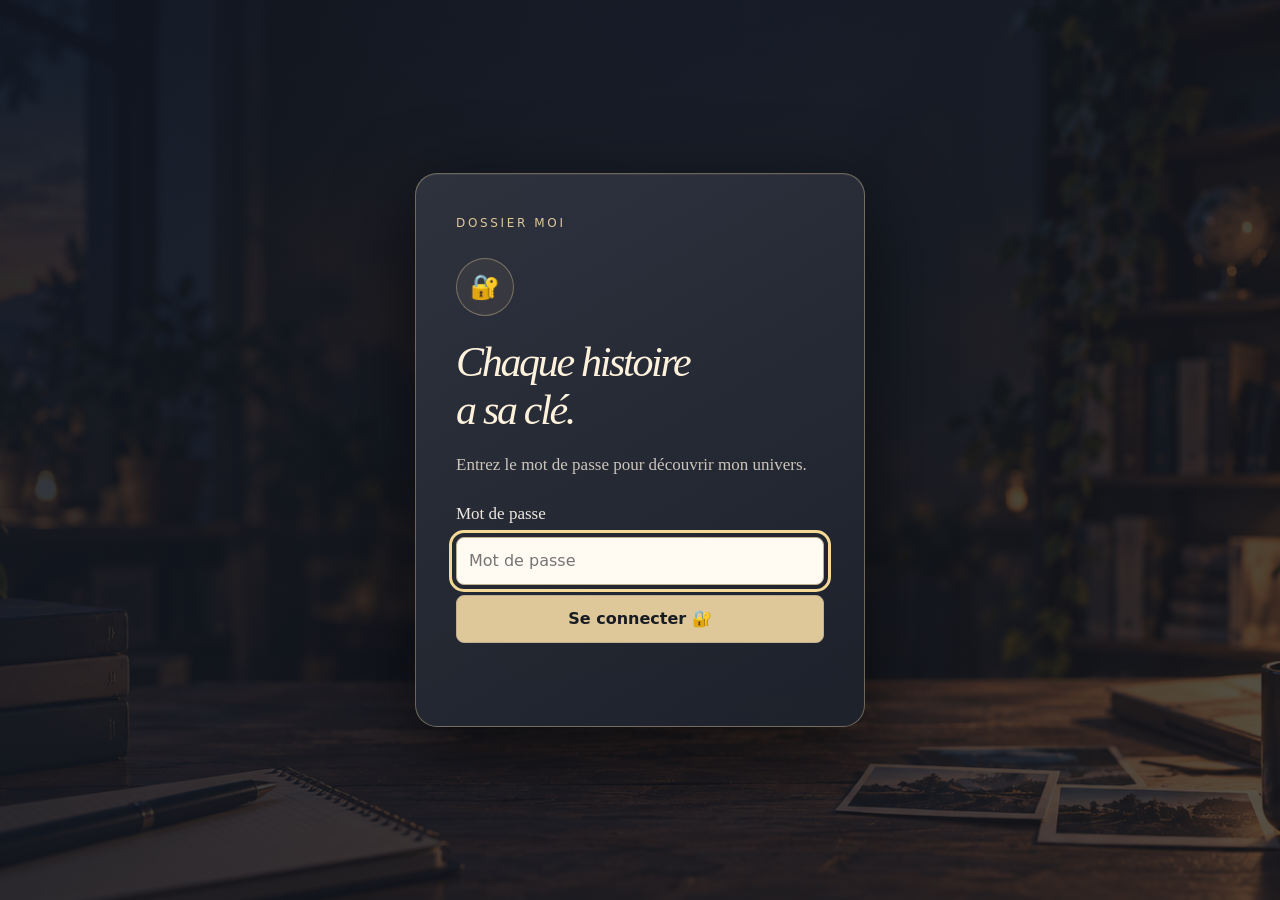
<file: index.html>
<!doctype html>
<html lang="fr">
<head>
    <meta charset="utf-8">
    <link rel="stylesheet" href="acces.css">
    <script src="acces.js"></script>
    <meta name="viewport" content="width=device-width, initial-scale=1">
    <meta name="description" content="Dossier Moi — un parcours personnel à travers les souvenirs, le regard sur soi et l'avenir.">
    <meta name="theme-color" content="#171b22">
    <title>Dossier Moi</title>
    <link rel="icon" href="images/favicon.svg" type="image/svg+xml">
    <script src="accueil.js"></script>
    <link rel="stylesheet" href="style.css">
    <link rel="stylesheet" href="parcours.css">
    <script src="assets/photos-souvenirs.js" defer></script>
    <script src="script.js" defer></script>
</head>
<body>
    <section class="intro" id="intro" aria-labelledby="intro-title">
        <div class="brick-wall" aria-hidden="true">
            <div class="brick-wall__half brick-wall__half--left"></div>
            <div class="brick-wall__half brick-wall__half--right"></div>
        </div>
        <div class="brick-scene" id="brick-scene">
            <div class="intro-card">
                <p class="intro-card__eyebrow">Une construction très personnelle</p>
                <h1 id="intro-title">Bienvenue&nbsp;!</h1>
                <p>Voici mon «&nbsp;Dossier Moi&nbsp;».</p>
                <p>J’ai souhaité le présenter de cette façon car l’une de mes multiples passions est la programmation. Je programme notamment des jeux ainsi que des sites web.</p>
                <p>Si vous le souhaitez, vous pourrez d’ailleurs découvrir mon site de jeux <a href="https://malobowser.github.io/Mes-Jeux/">ici</a>
                <p>J’espère que vous apprécierez ce moment.</p>
                <p>Maintenant, je vous ouvre la porte vers mon univers…</p>
                <p><strong>Bonne visite&nbsp;!</strong></p>
                <button class="enter-button" id="enter-universe" type="button">Entrer dans mon univers</button>
            </div>
        </div>
    </section>

    <div class="page-shell home-world" id="home-world" aria-hidden="true" inert>
        <header class="hero" aria-labelledby="page-title">
            <p class="hero__eyebrow">Un parcours pour mieux me connaître</p>
            <div class="hero__paper">
                <h1 id="page-title">Dossier Moi</h1>
            </div>
            <p class="hero__subtitle">Chaque histoire a un début…</p>
        </header>

        <main>
            <nav class="memory-board" aria-label="Les sept parties du Dossier Moi">
                <a class="chapter chapter--thought" href="pages/recits.html">
                    <span class="chapter__icon book-icon" aria-hidden="true">▤</span>
                    <span class="chapter__title">Récits brefs<br>de souvenirs</span>
                    <span class="chapter__note">Des moments qui ont compté…</span>
                </a>

                <a class="chapter chapter--polaroid" href="pages/souvenirs.html">
                    <span class="polaroid__photo" aria-hidden="true"></span>
                    <span class="chapter__title">Souvenirs<br>autour d’une image</span>
                    <span class="chapter__note">Une image, une histoire…</span>
                </a>

                <a class="chapter chapter--notebook" href="pages/evaluation.html">
                    <span class="bar-chart" aria-hidden="true"><i></i><i></i><i></i></span>
                    <span class="chapter__title">Évaluation<br>actuelle de soi</span>
                    <span class="chapter__note">Qui suis-je aujourd’hui&nbsp;?</span>
                </a>

                <a class="chapter chapter--sign" href="pages/projets.html">
                    <span class="compass" aria-hidden="true">✦</span>
                    <span class="chapter__title">Projets, ouvertures<br>sur l’avenir</span>
                    <span class="chapter__note">Mes envies, mes ambitions…</span>
                </a>

                <a class="chapter chapter--torn" href="pages/affrontement.html">
                    <span class="chapter__icon" aria-hidden="true">◐ ◑</span>
                    <span class="chapter__title">Affrontement<br>du jugement d’autrui</span>
                    <span class="chapter__note">Ce que les autres voient de moi…</span>
                </a>

                <a class="chapter chapter--dream" href="pages/reverie.html">
                    <span class="dream__sky" aria-hidden="true">· ✦　☾　⋆ ·</span>
                    <span class="chapter__title">Rêveries<br>et divagations</span>
                    <span class="chapter__note">Mes pensées sans limite…</span>
                </a>

                <a class="chapter chapter--scroll" href="pages/conclusion.html">
                    <span class="chapter__icon" aria-hidden="true">⚑</span>
                    <span class="chapter__title">Conclusion</span>
                    <span class="chapter__note">Ce que je retiens…</span>
                </a>
            </nav>
        </main>

        <footer class="desk-note" aria-hidden="true">
            <span>Idées</span><span>Souvenirs</span><span>Moi&nbsp;!</span>
        </footer>
        <div class="entrance-replay"><button id="replay-intro" type="button">Revoir l’introduction</button></div>
    </div>
</body>
</html>
</file>
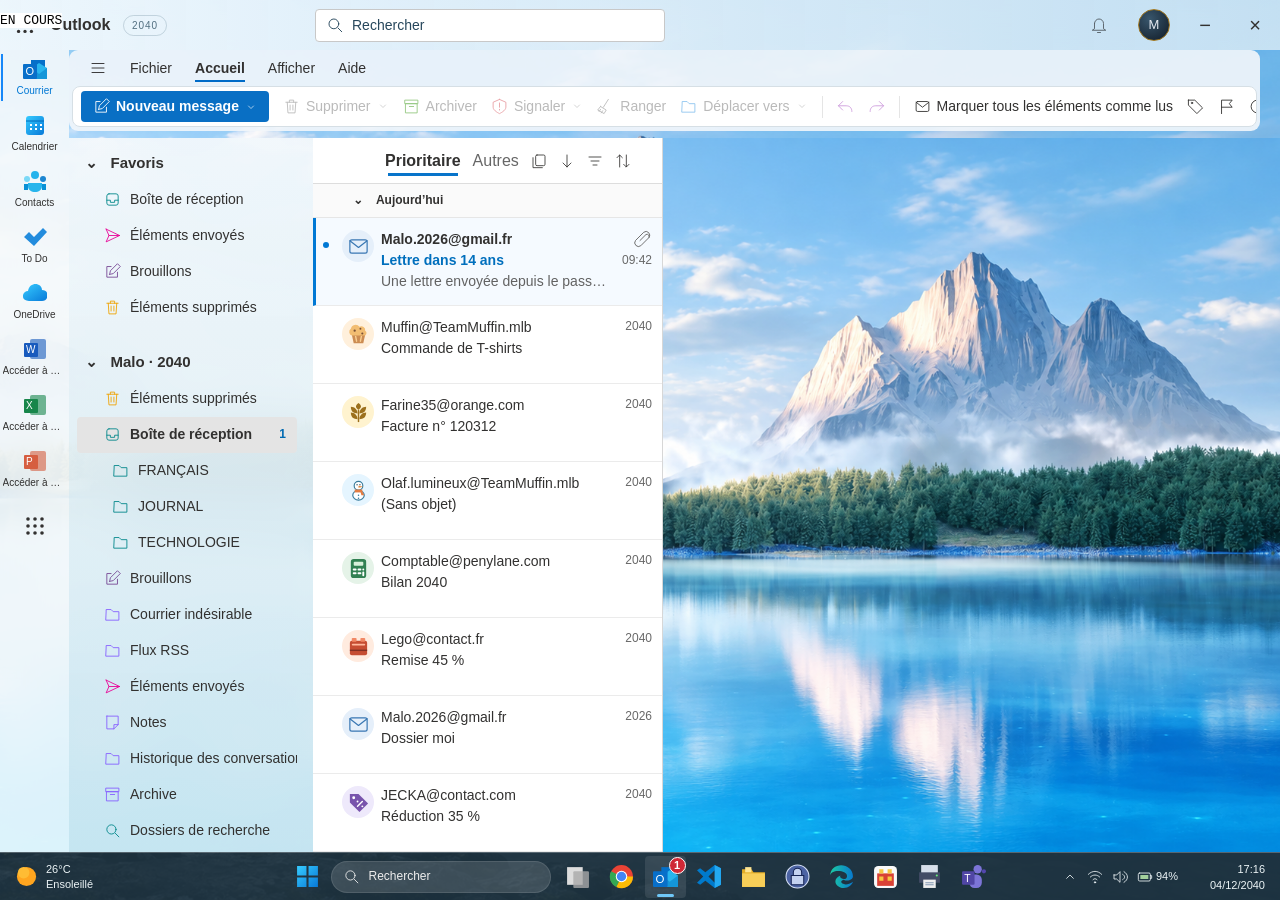
<file: .qa-projets/check.html>
<!doctype html><html lang="fr"><meta charset="utf-8"><title>Vérification locale</title>
<style>body{margin:0}iframe{width:100vw;height:100vh;border:0}pre{position:fixed;inset:0 auto auto 0;background:white;z-index:10}</style>
<iframe id="app" src="../pages/projets.html"></iframe><pre id="results">EN COURS</pre>
<script>
const frame = document.getElementById('app');
frame.onload = async () => {
  try {
    const d = frame.contentDocument, w = frame.contentWindow;
    const results = [];
    const wait = delay => new Promise(resolve => w.setTimeout(resolve, delay));
    const assert = (name, condition) => { results.push(name + ': ' + (condition ? 'OK' : 'ÉCHEC')); if (!condition) throw new Error(name); };
    const visible = () => [...d.querySelectorAll('[data-window]')].filter(e => !e.hidden);
    const click = app => d.querySelector('.taskbar-button[data-app="' + app + '"]').click();
    assert('Icônes décoratives et trois applications', d.querySelectorAll('.desktop-shortcut').length === 15 && d.querySelectorAll('.taskbar-button').length === 3);
    assert('Bureau initial', visible().length === 0 && !d.body.classList.contains('has-open-window'));
    assert('Notification Outlook initiale', [...d.querySelectorAll('.notification-badge')].every(e => !e.hidden));
    assert('Infobulle retour affichée à l’arrivée', d.body.classList.contains('show-return-hint'));
    await wait(1100);
    const outlookNotice = d.querySelector('.desktop-outlook-notice.is-visible');
    assert('Invitation Outlook après une seconde', outlookNotice && outlookNotice.textContent.includes('Vous avez reçu un message important.'));
    outlookNotice.click();
    assert('Invitation ouvre Outlook', visible().length === 1 && visible()[0].dataset.window === 'outlook');
    assert('Badge Outlook conservé', [...d.querySelectorAll('.notification-badge')].every(e => !e.hidden));
    await wait(300);
    assert('Invitation retirée après le clic', !d.querySelector('.desktop-outlook-notice'));
    click('outlook');
    assert('Retour au bureau après le test de l’invitation', visible().length === 0);
    await wait(1700);
    assert('Infobulle retour masquée après trois secondes', !d.body.classList.contains('show-return-hint'));
    click('outlook');
    assert('Ouverture Outlook', visible().length === 1 && visible()[0].dataset.window === 'outlook');
    assert('Retour masqué', w.getComputedStyle(d.querySelector('.desktop-return')).display === 'none');
    assert('Taille plein écran hors animation', Math.abs(visible()[0].offsetWidth - w.innerWidth) < 2);
    d.getElementById('future-mail').click();
    assert('Lettre affichée', !d.getElementById('future-letter').hidden);
    assert('Notifications effacées', [...d.querySelectorAll('.notification-badge, .unread-count')].every(e => e.hidden));
    d.getElementById('back-to-mails').click();
    assert('Retour à la liste', d.getElementById('future-letter').hidden);
    click('vscode');
    assert('Une seule fenêtre visible', visible().length === 1 && visible()[0].dataset.window === 'vscode');
    click('outlook');
    assert('Bascule vers Outlook', visible().length === 1 && visible()[0].dataset.window === 'outlook');
    click('outlook');
    assert('Réduction depuis la barre', visible().length === 0 && !d.body.classList.contains('has-open-window'));
    assert('Retour restauré', w.getComputedStyle(d.querySelector('.desktop-return')).display !== 'none');
    click('outlook');
    const closeOutlook = d.querySelector('#window-outlook [data-close]');
    assert('Croix Outlook visible et accessible', closeOutlook.offsetWidth >= 32 && !closeOutlook.closest('[aria-hidden="true"]'));
    closeOutlook.click();
    assert('Fermeture Outlook', visible().length === 0 && !d.querySelector('.taskbar-button[data-app="outlook"]').classList.contains('is-running'));
    assert('Focus après fermeture', d.activeElement === d.querySelector('.taskbar-button[data-app="outlook"]'));
    assert('Guidage de sortie après fermeture Outlook', d.body.classList.contains('show-return-hint') && d.body.classList.contains('exit-guidance'));
    click('outlook');
    d.querySelector('#window-outlook [data-minimize]').click();
    assert('Réduction Outlook', visible().length === 0 && d.querySelector('.taskbar-button[data-app="outlook"]').classList.contains('is-running'));
    click('bricklink');
    d.querySelector('#window-bricklink [data-close]').click();
    assert('Fermeture BrickLink', visible().length === 0 && !d.querySelector('.taskbar-button[data-app="bricklink"]').classList.contains('is-running'));
    click('vscode');
    d.dispatchEvent(new w.KeyboardEvent('keydown', { key: 'Escape', bubbles: true }));
    assert('Échap revient au bureau', visible().length === 0);
    const expectedTime = new Date().toLocaleTimeString('fr-FR', { hour:'2-digit', minute:'2-digit' });
    assert('Heure réelle', d.getElementById('desktop-time').textContent === expectedTime);
    assert('Année 2040', d.getElementById('desktop-date').textContent.endsWith('/2040'));
    assert('Grande horloge supprimée', !d.querySelector('.desktop-future, #ambient-time'));
    assert('Fond futuriste', w.getComputedStyle(d.body).backgroundImage.includes('bureau-2040.png'));
    assert('Aucune ressource distante', ![...d.querySelectorAll('script[src], link[href], iframe[src]')].some(e => /^https?:/.test(e.getAttribute('src') || e.getAttribute('href'))));
    document.getElementById('results').textContent = 'TOUT OK — ' + results.length + ' contrôles\n' + results.join('\n');
  } catch(e) { document.getElementById('results').textContent = 'ÉCHEC : ' + e.message; }
};
</script></html>
</file>
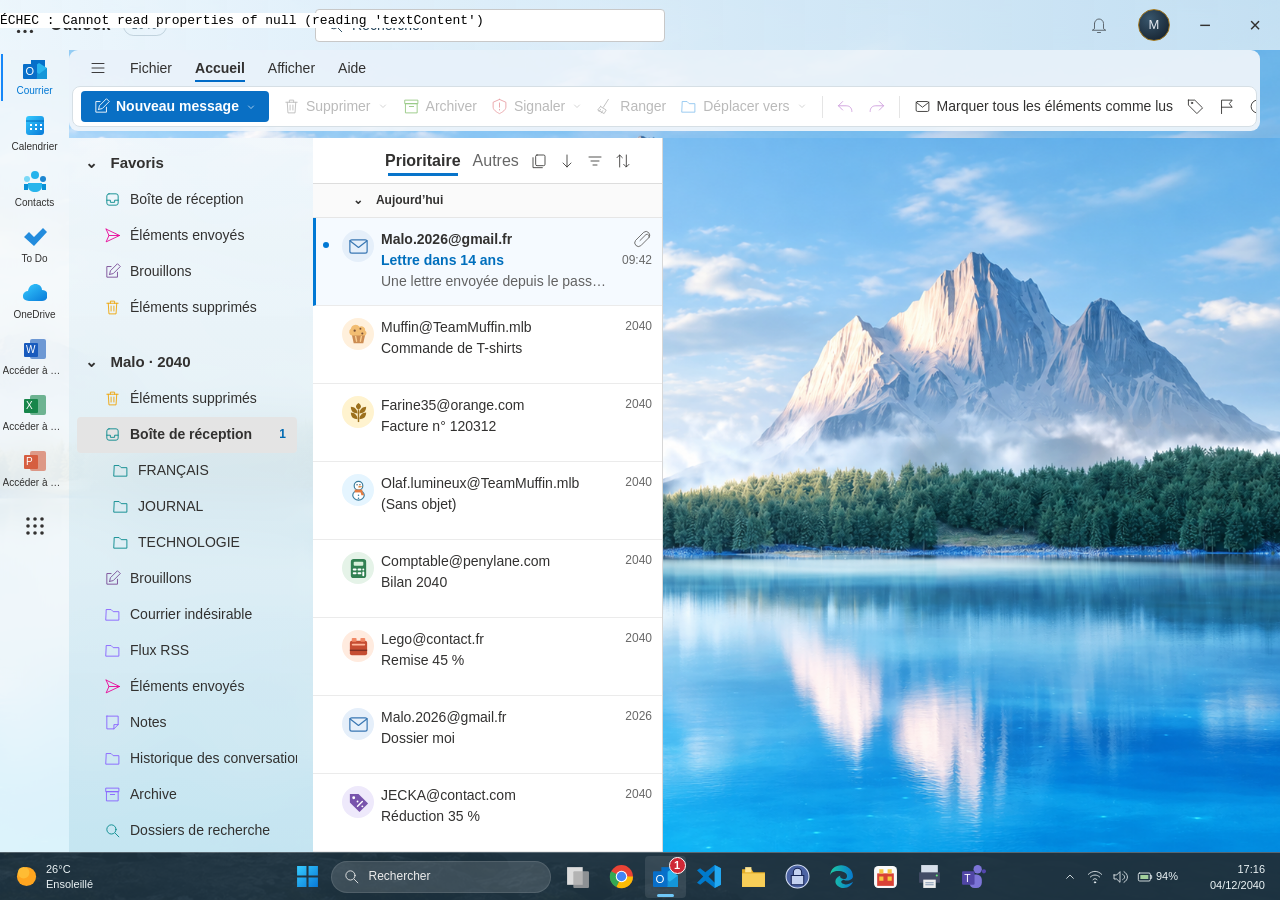
<file: .qa-projets/mails.html>
<!doctype html><html lang="fr"><meta charset="utf-8"><title>Tests des mails</title>
<style>body{margin:0}iframe{width:100vw;height:100vh;border:0}pre{position:fixed;inset:0 auto auto 0;background:white;z-index:10;max-width:700px}</style>
<iframe id="app" src="../pages/projets.html#outlook"></iframe><pre id="results">EN COURS</pre>
<script>
const frame = document.getElementById('app');
frame.onload = async () => {
  const results = [];
  const assert = (name, ok) => { if (!ok) throw Error(name); results.push(name + ': OK'); };
  const waitFor = async predicate => { for(let n=0;n<200;n++) { if(predicate()) return; await new Promise(r=>setTimeout(r,25)); } throw Error('Délai dépassé'); };
  try {
    const d=frame.contentDocument,w=frame.contentWindow;
    const cards=()=>d.querySelectorAll('.custom-mail');
    const status=()=>d.getElementById('mail-sync').textContent;
    await waitFor(()=>status().includes('à jour'));
    assert('20 vrais fichiers accessibles, modèles vides masqués', cards().length===0);
    const templates=await Promise.all(Array.from({length:20},(_,i)=>fetch('../textes/projets/mails/mail-'+String(i+1).padStart(2,'0')+'.md').then(r=>r.text())));
    assert('20 modèles à compléter', templates.every(t=>/^De:\s*\nObjet:\s*\nDébut:\s*$/.test(t)));
    let mode='initial';
    w.fetch=async url=>{
      const id=Number(url.match(/mail-(\d+)\.md/)[1]);
      if(mode==='error') throw Error('Indisponible');
      let text='\uFEFFDe: Équipe '+id+'\r\nObjet: Clin d’œil '+id+'\r\nDébut: Souvenir : déjà 2040 !';
      if(mode==='updated' && id===1) text='de: Léa\nOBJET: <img src=x onerror=alert(1)>\ndebut: Nouvelle phrase\n---\nBonjour Malo,\n\nUne histoire à raconter.';
      if(mode==='empty') text='De:\nObjet:\nDébut:\n';
      return {ok:true,text:async()=>text};
    };
    w.dispatchEvent(new w.Event('focus'));
    await waitFor(()=>cards().length===20);
    if (location.search.includes('preview')) {
      document.getElementById('results').hidden=true;
      if (location.search.includes('mobile')) { frame.style.width='390px'; frame.style.height='844px'; cards()[0].click(); }
      return;
    }
    assert('Vingt mails affichés dans l’ordre', cards()[19].querySelector('strong').textContent==='Équipe 20');
    assert('Lettre du passé toujours première', d.querySelector('.mail-card').id==='future-mail');
    assert('Liste défilante', d.querySelector('.mail-scroll').scrollHeight>d.querySelector('.mail-scroll').clientHeight);
    cards()[0].click();
    assert('Expéditeur et aperçu lus depuis le fichier', d.querySelector('#custom-letter .letter-sender strong').textContent==='Équipe 1' && d.querySelector('#custom-letter .letter-body').textContent==='Souvenir : déjà 2040 !');
    assert('Lettre principale masquée pendant un clin d’œil', d.getElementById('future-letter').hidden && !d.getElementById('custom-letter').hidden);
    mode='updated';
    await waitFor(()=>d.querySelector('#custom-letter h2').textContent.includes('<img'));
    assert('Mise à jour du mail ouvert sans rechargement', d.querySelector('#custom-letter .letter-sender strong').textContent==='Léa');
    assert('HTML affiché sans exécution', !d.querySelector('#custom-letter img') && cards()[0].querySelector('b').textContent.includes('<img'));
    assert('Corps facultatif et retours à la ligne', d.querySelector('#custom-letter .letter-body').textContent==='Bonjour Malo,\n\nUne histoire à raconter.');
    d.getElementById('back-from-custom').click();
    assert('Retour depuis le faux mail', d.getElementById('custom-letter').hidden && !d.getElementById('window-outlook').classList.contains('mail-is-open'));
    d.getElementById('future-mail').click();
    assert('Lettre originale conservée', !d.getElementById('future-letter').hidden && d.getElementById('custom-letter').hidden);
    cards()[0].click(); mode='error'; w.dispatchEvent(new w.Event('focus'));
    await waitFor(()=>status().includes('impossible'));
    assert('Erreur visible et mails conservés', cards().length===20 && !d.getElementById('custom-letter').hidden);
    mode='empty'; w.dispatchEvent(new w.Event('focus'));
    await waitFor(()=>cards().length===0);
    assert('Mail vidé retiré et lecteur refermé', d.getElementById('custom-letter').hidden);
    document.getElementById('results').textContent='TOUT OK — '+results.length+' contrôles mails\n'+results.join('\n');
  } catch(e) { document.getElementById('results').textContent='ÉCHEC : '+e.message+'\n'+results.join('\n'); }
};
</script></html>
</file>
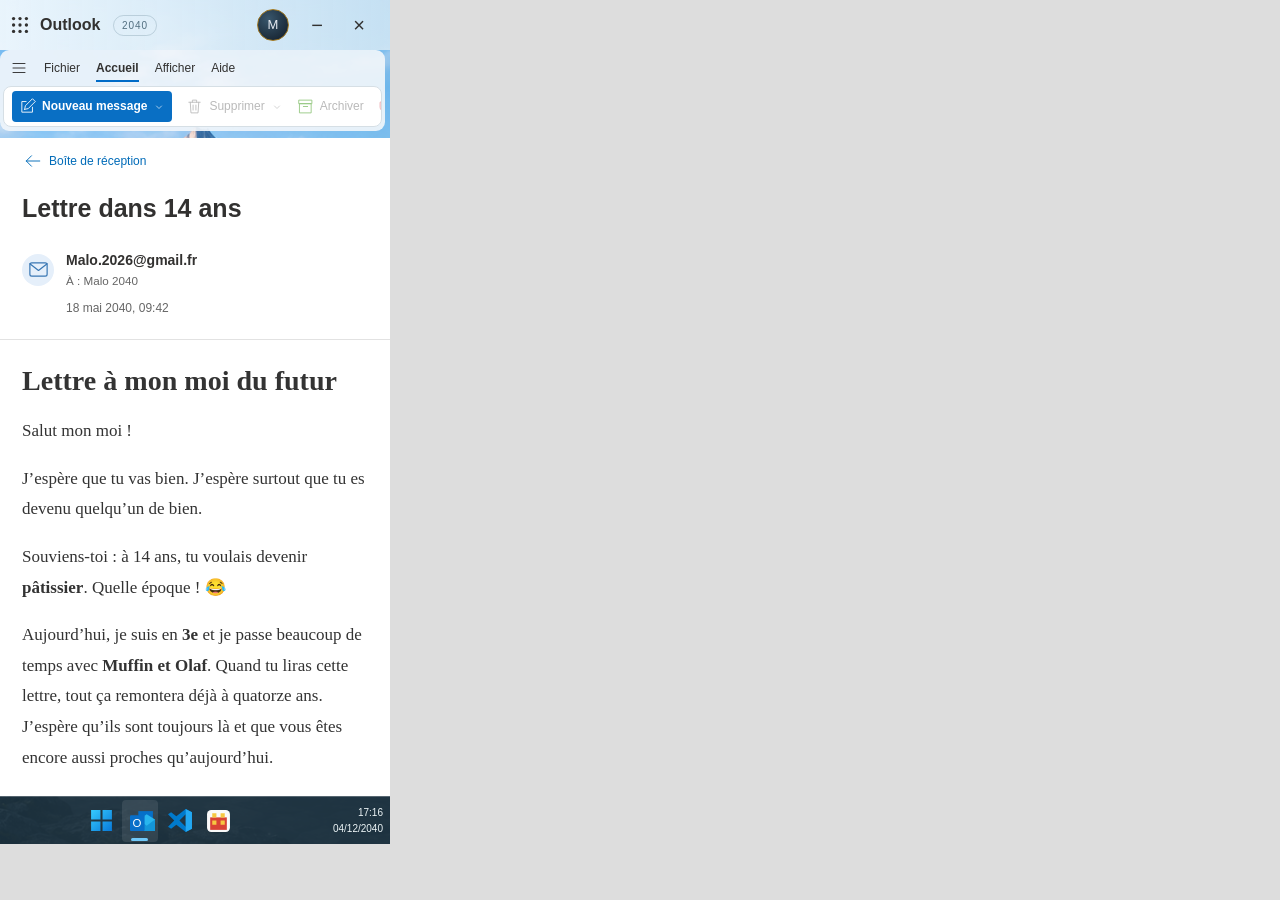
<file: .qa-projets/mobile.html>
<!doctype html><html><head><meta charset="utf-8"><style>body{margin:0;background:#ddd}iframe{width:390px;height:844px;border:0;display:block}</style></head>
<body><iframe src="../pages/projets.html#lettre" title="Contrôle mobile 390 pixels"></iframe></body></html>
</file>
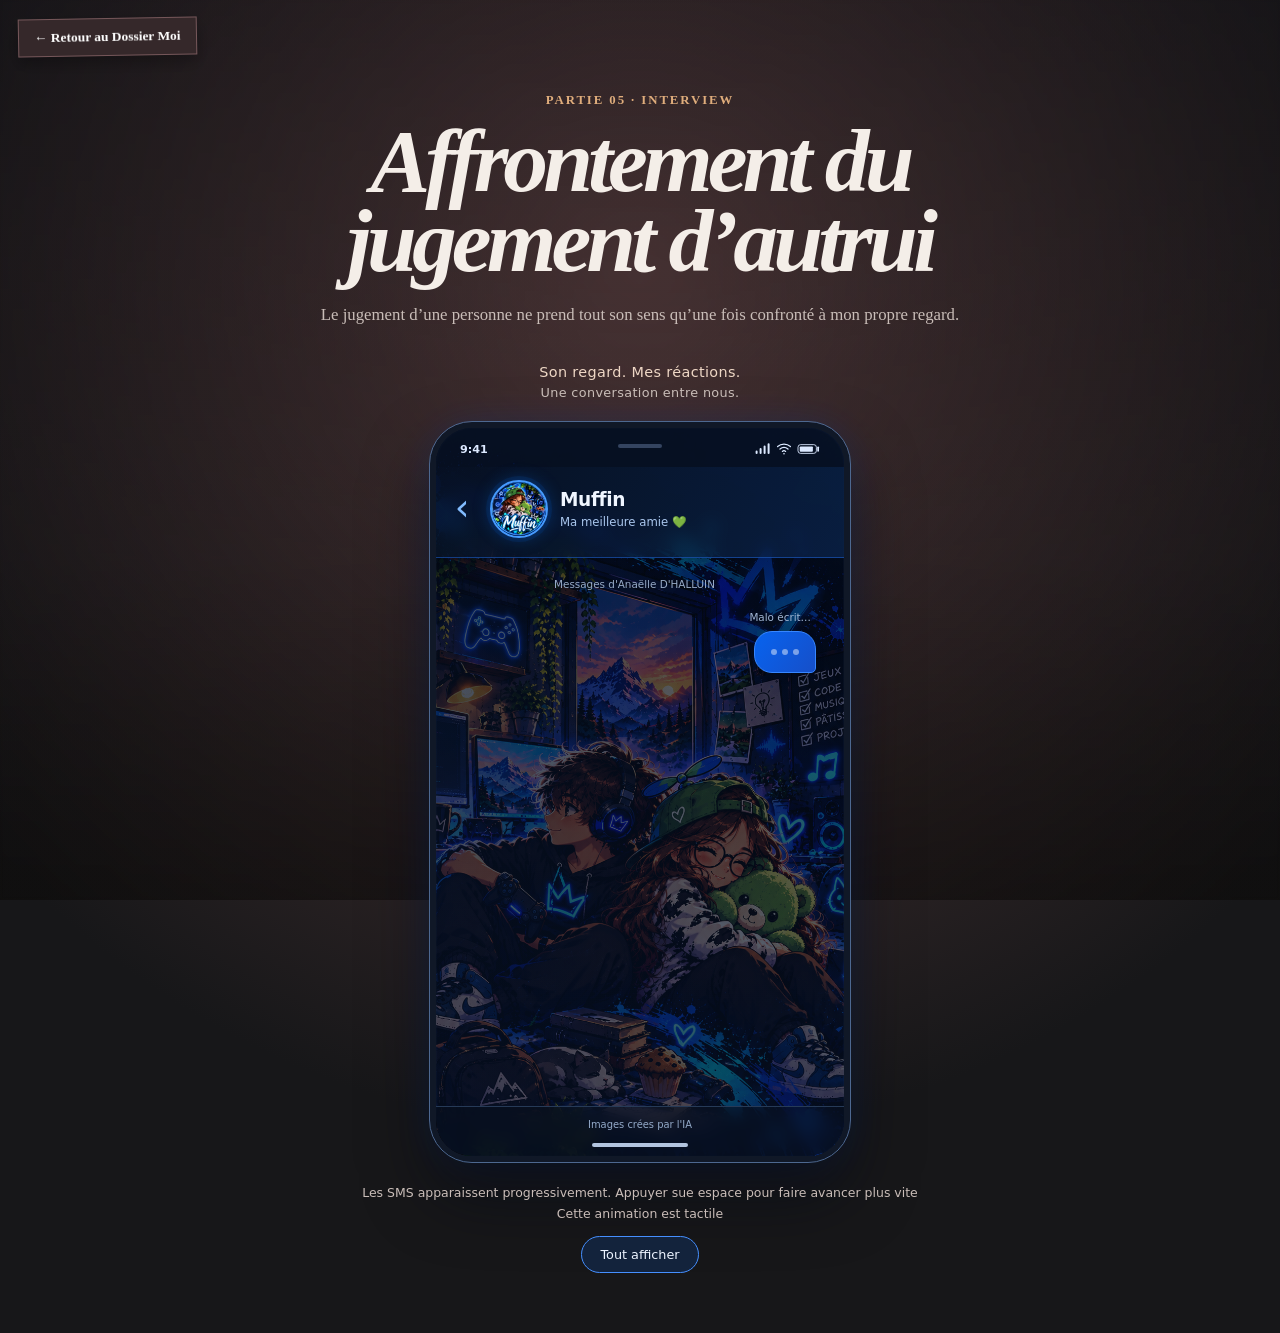
<file: pages/affrontement.html>
<!doctype html><html lang="fr"><head>
    <script src="../acces.js"></script><meta charset="utf-8"><meta name="viewport" content="width=device-width,initial-scale=1"><title>Affrontement du jugement d’autrui — Dossier Moi</title><link rel="icon" href="../images/favicon.svg" type="image/svg+xml"><link rel="stylesheet" href="../style.css"><link rel="stylesheet" href="../contenus.css">
<link rel="stylesheet" href="../assets/affrontement.css">
<script src="../textes/affrontement/conversation.js" defer></script>
<script src="../assets/affrontement.js" defer></script>
<script src="../assets/vendor/marked.umd.js" defer></script>
<script src="../assets/vendor/purify.min.js" defer></script>
<script src="../contenus.js" defer></script>
<script src="../script.js" defer></script>
</head>
<body class="interview-page"><a class="interview-home" href="../index.html#accueil">← Retour au Dossier Moi</a>
<main class="interview-shell"><header><p>PARTIE 05 · INTERVIEW</p><h1>Affrontement du<br>jugement d’autrui</h1><p>Le jugement d’une personne ne prend tout son sens qu’une fois confronté à mon propre regard.</p></header>
<section class="sms-scene" aria-label="Conversation reconstituée entre Malo et sa meilleure amie">
 <p class="sms-caption">Son regard. Mes réactions. <span>Une conversation entre nous.</span></p>
 <div class="sms-phone">
  <div class="sms-statusbar" aria-hidden="true">
   <span>9:41</span><span class="sms-speaker"></span>
   <span class="sms-status-icons">
    <svg viewBox="0 0 20 16"><path d="M2 13v-2m5 2V8m5 5V5m5 8V2" stroke="currentColor" stroke-width="2.5" stroke-linecap="round" fill="none"/></svg>
    <svg viewBox="0 0 20 16"><path d="M2 5a12 12 0 0 1 16 0M5 8a8 8 0 0 1 10 0M8 11a3 3 0 0 1 4 0" stroke="currentColor" stroke-width="1.6" stroke-linecap="round" fill="none"/><circle cx="10" cy="14" r="1" fill="currentColor"/></svg>
    <svg viewBox="0 0 26 16"><rect x="1" y="3" width="21" height="10" rx="3" stroke="currentColor" fill="none"/><rect x="3" y="5" width="15" height="6" rx="1" fill="currentColor"/><path d="M24 6v4" stroke="currentColor" stroke-width="2" stroke-linecap="round"/></svg>
   </span>
  </div>
  <header class="sms-header">
   <a class="sms-back" href="../index.html#accueil" aria-label="Retour au Dossier Moi">‹</a>
   <img class="sms-avatar" src="../images/muffin-avatar.png" alt="Logo de Muffin" width="58" height="58">
   <div class="sms-contact"><strong id="sms-contact-name">Muffin 🧁</strong><span>Ma meilleure amie 💚</span></div>
  </header>
  <p class="sms-draft" id="sms-draft" hidden>VERSION PROVISOIRE</p>
  <div class="sms-thread" id="sms-thread" role="region" tabindex="0" aria-label="Messages entre Malo et sa meilleure amie" aria-describedby="sms-help">
   <p class="sms-date"> Messages d'Anaëlle D'HALLUIN </p>
   <ol class="sms-messages" id="sms-messages" aria-label="Messages dans l’ordre de la conversation"></ol>
   <noscript><p class="sms-fallback">Active JavaScript pour lire la conversation entre Malo et Muffin.</p></noscript>
  </div>
  <footer class="sms-footer">
   <p>Images crées par l'IA  </p>
   <span class="sms-homebar" aria-hidden="true"></span>
  </footer>
 </div>
 <p class="sms-help" id="sms-help">Les SMS apparaissent progressivement. Appuyer sue espace pour faire avancer plus vite <br>Cette animation est tactile </p>
 <button class="sms-show-all" id="sms-show-all" type="button" hidden>Tout afficher</button>
</section>
</main></body></html>
</file>
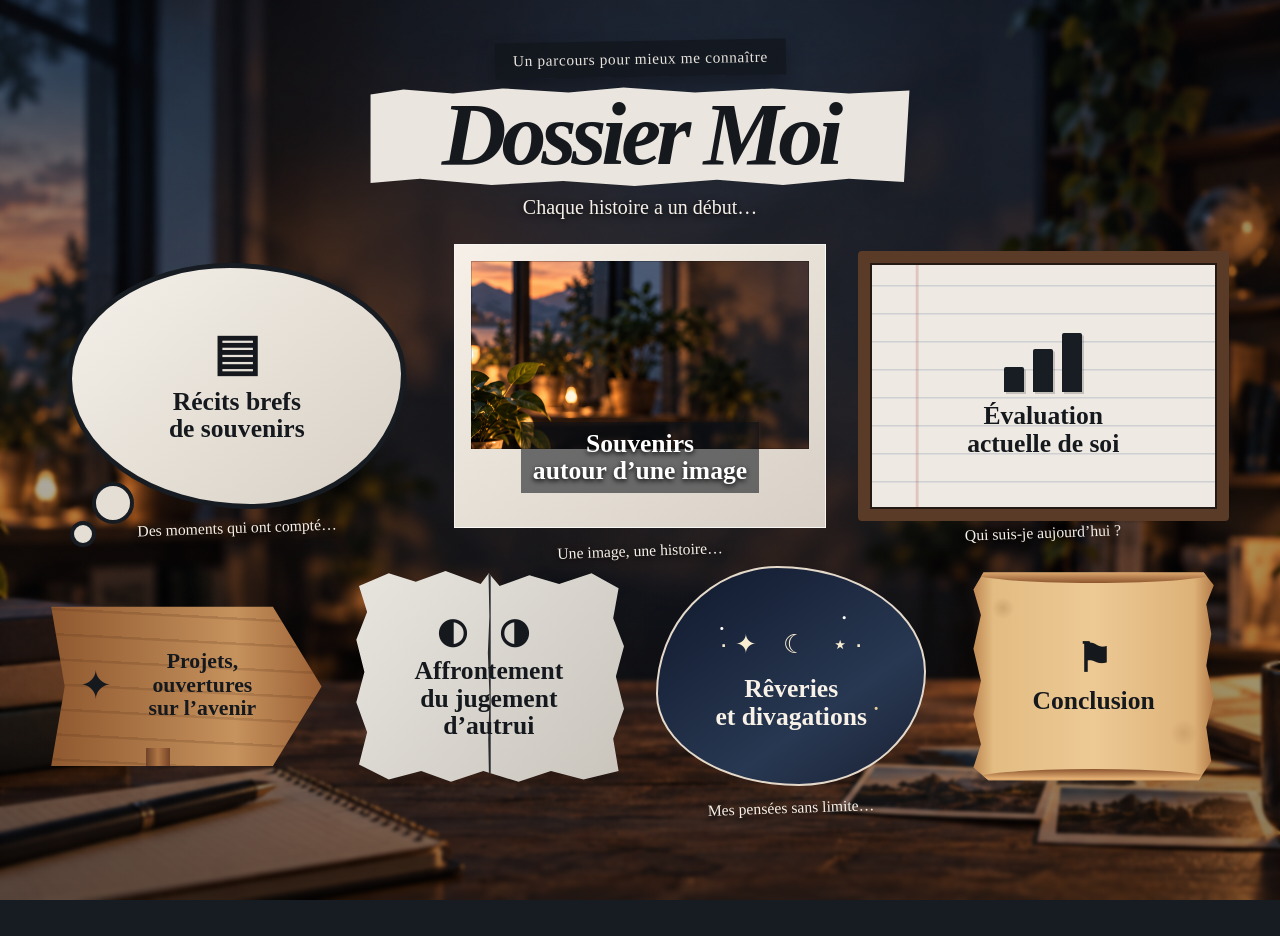
<file: pages/apercu-dossier.html>
<!doctype html>
<html lang="fr">
<head>
    <script src="../acces.js"></script>
    <meta charset="utf-8">
    <meta name="viewport" content="width=device-width, initial-scale=1">
    <meta name="description" content="Dossier Moi — un parcours personnel à travers les souvenirs, le regard sur soi et l'avenir.">
    <meta name="theme-color" content="#171b22">
    <title>Aperçu — Dossier Moi</title>
    <link rel="icon" href="../images/favicon.svg" type="image/svg+xml">
    <link rel="stylesheet" href="../style.css">
    <style>.chapter, .chapter.is-visible { opacity: 1; transform: none; } body { pointer-events: none; } </style>
</head>
<body inert>
    <div class="page-shell">
        <header class="hero" aria-labelledby="page-title">
            <p class="hero__eyebrow">Un parcours pour mieux me connaître</p>
            <div class="hero__paper">
                <h1 id="page-title">Dossier Moi</h1>
            </div>
            <p class="hero__subtitle">Chaque histoire a un début…</p>
        </header>

        <main>
            <nav class="memory-board" aria-label="Les sept parties du Dossier Moi">
                <a class="chapter chapter--thought" href="pages/recits.html">
                    <span class="chapter__icon book-icon" aria-hidden="true">▤</span>
                    <span class="chapter__title">Récits brefs<br>de souvenirs</span>
                    <span class="chapter__note">Des moments qui ont compté…</span>
                </a>

                <a class="chapter chapter--polaroid" href="pages/souvenirs.html">
                    <span class="polaroid__photo" aria-hidden="true"></span>
                    <span class="chapter__title">Souvenirs<br>autour d’une image</span>
                    <span class="chapter__note">Une image, une histoire…</span>
                </a>

                <a class="chapter chapter--notebook" href="pages/evaluation.html">
                    <span class="bar-chart" aria-hidden="true"><i></i><i></i><i></i></span>
                    <span class="chapter__title">Évaluation<br>actuelle de soi</span>
                    <span class="chapter__note">Qui suis-je aujourd’hui&nbsp;?</span>
                </a>

                <a class="chapter chapter--sign" href="pages/projets.html">
                    <span class="compass" aria-hidden="true">✦</span>
                    <span class="chapter__title">Projets, ouvertures<br>sur l’avenir</span>
                    <span class="chapter__note">Mes envies, mes ambitions…</span>
                </a>

                <a class="chapter chapter--torn" href="pages/affrontement.html">
                    <span class="chapter__icon" aria-hidden="true">◐ ◑</span>
                    <span class="chapter__title">Affrontement<br>du jugement d’autrui</span>
                    <span class="chapter__note">Ce que les autres voient de moi…</span>
                </a>

                <a class="chapter chapter--dream" href="pages/reverie.html">
                    <span class="dream__sky" aria-hidden="true">· ✦　☾　⋆ ·</span>
                    <span class="chapter__title">Rêveries<br>et divagations</span>
                    <span class="chapter__note">Mes pensées sans limite…</span>
                </a>

                <a class="chapter chapter--scroll" href="pages/conclusion.html">
                    <span class="chapter__icon" aria-hidden="true">⚑</span>
                    <span class="chapter__title">Conclusion</span>
                    <span class="chapter__note">Ce que je retiens…</span>
                </a>
            </nav>
        </main>

        <footer class="desk-note" aria-hidden="true">
            <span>Idées</span><span>Souvenirs</span><span>Moi&nbsp;!</span>
        </footer>
    </div>
</body>
</html>
</file>
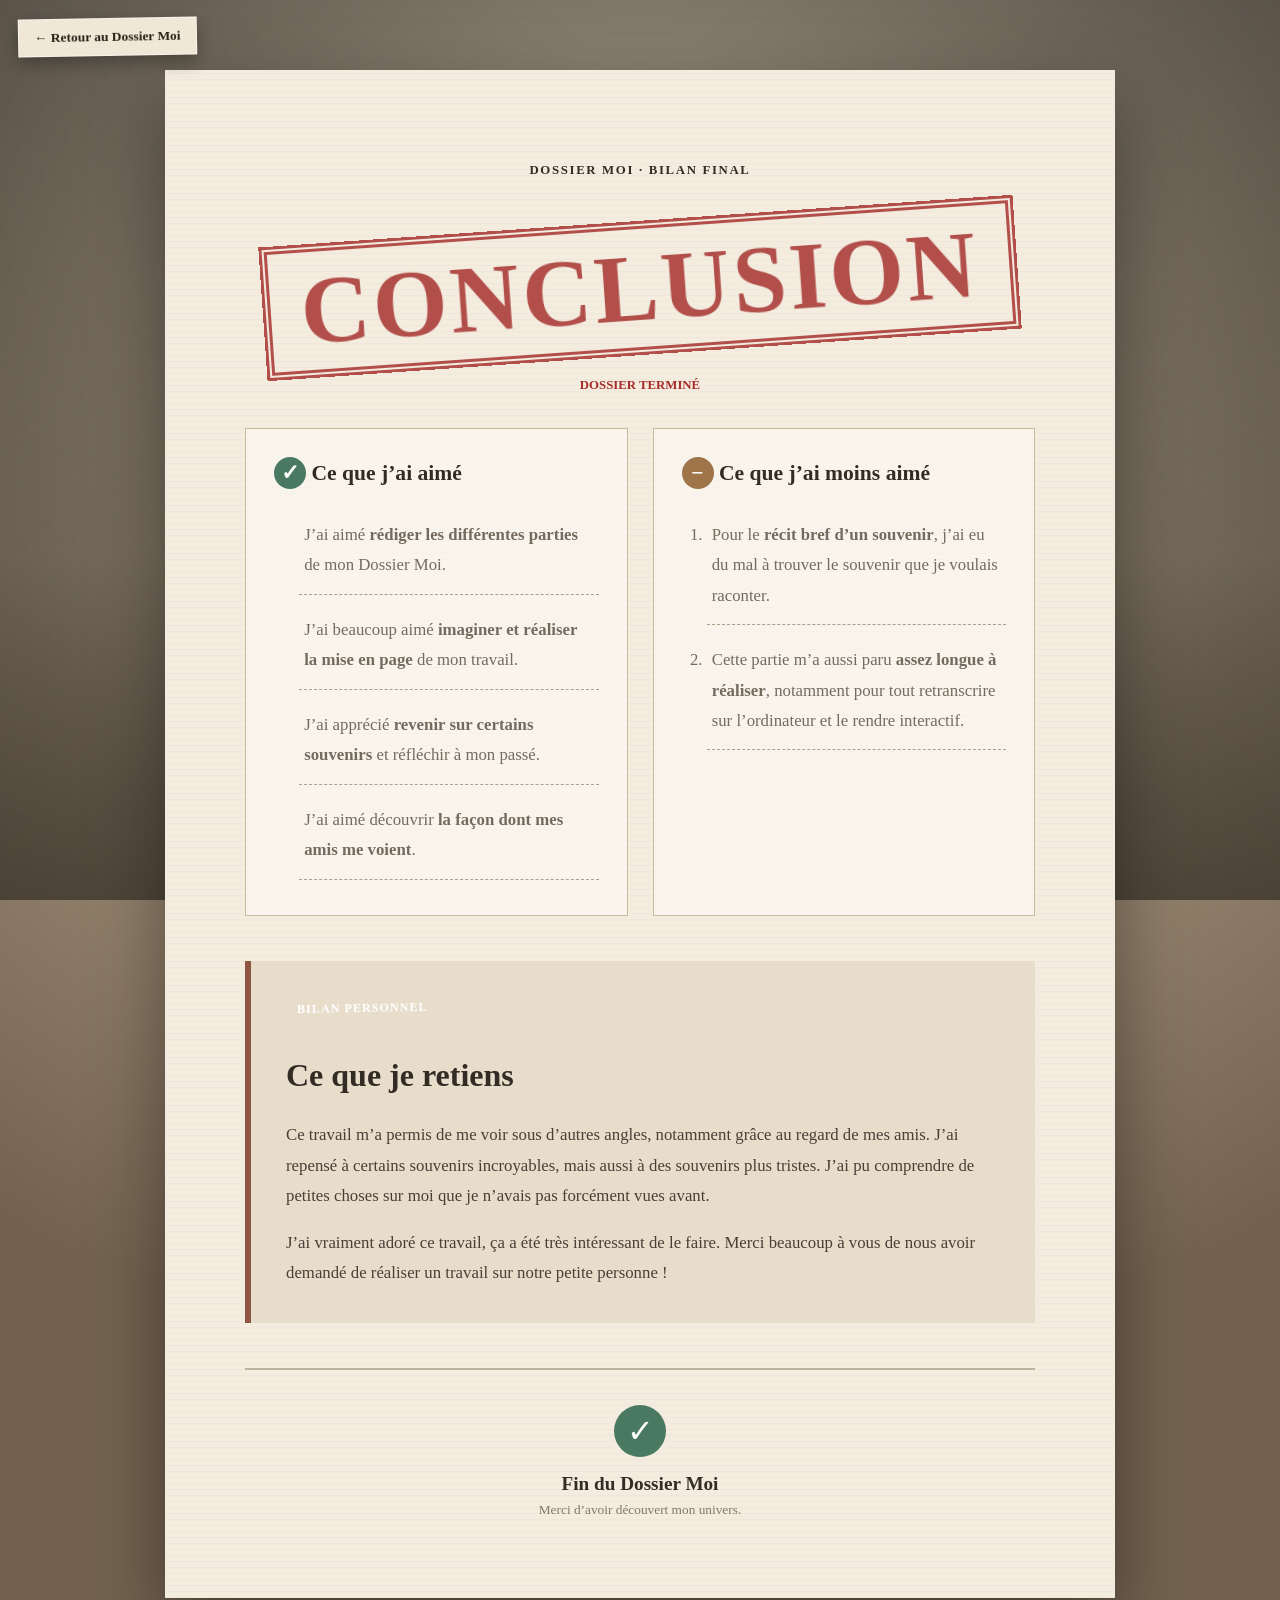
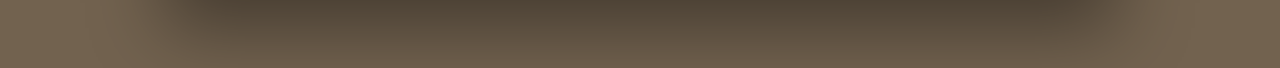
<file: pages/conclusion.html>
<!doctype html><html lang="fr"><head>
    <script src="../acces.js"></script><meta charset="utf-8"><meta name="viewport" content="width=device-width,initial-scale=1"><title>Conclusion — Dossier Moi</title><link rel="icon" href="../images/favicon.svg" type="image/svg+xml"><link rel="stylesheet" href="../style.css"><link rel="stylesheet" href="../contenus.css">
<script src="../assets/vendor/marked.umd.js" defer></script>
<script src="../assets/vendor/purify.min.js" defer></script>
<script src="../contenus.js" defer></script>
<script src="../script.js" defer></script>
<script src="../contenus-rubriques.js" defer></script></head>
<body class="conclusion-page"><a class="conclusion-home" href="../index.html#accueil">← Retour au Dossier Moi</a>
<main class="conclusion-sheet" aria-labelledby="conclusion-title"><header><p>DOSSIER MOI · BILAN FINAL</p><h1 id="conclusion-title">Conclusion</h1><span class="stamp-date">Dossier terminé</span></header>
<section class="conclusion-checks"><article><h2><span>✓</span> Ce que j’ai aimé</h2><div class="markdown-content" id="conclusion-liked">[Texte à ajouter]</div></article><article><h2><span>−</span> Ce que j’ai moins aimé</h2><div class="markdown-content" id="conclusion-disliked">[Texte à ajouter]</div></article></section>
<section class="final-reflection"><p class="section-label">BILAN PERSONNEL</p><h2>Ce que je retiens</h2><div class="markdown-content" id="conclusion-reflection">[Texte à ajouter]</div></section>
<footer><span class="final-check" aria-hidden="true">✓</span><p>Fin du Dossier Moi</p><small>Merci d’avoir découvert mon univers.</small></footer></main></body></html>
</file>
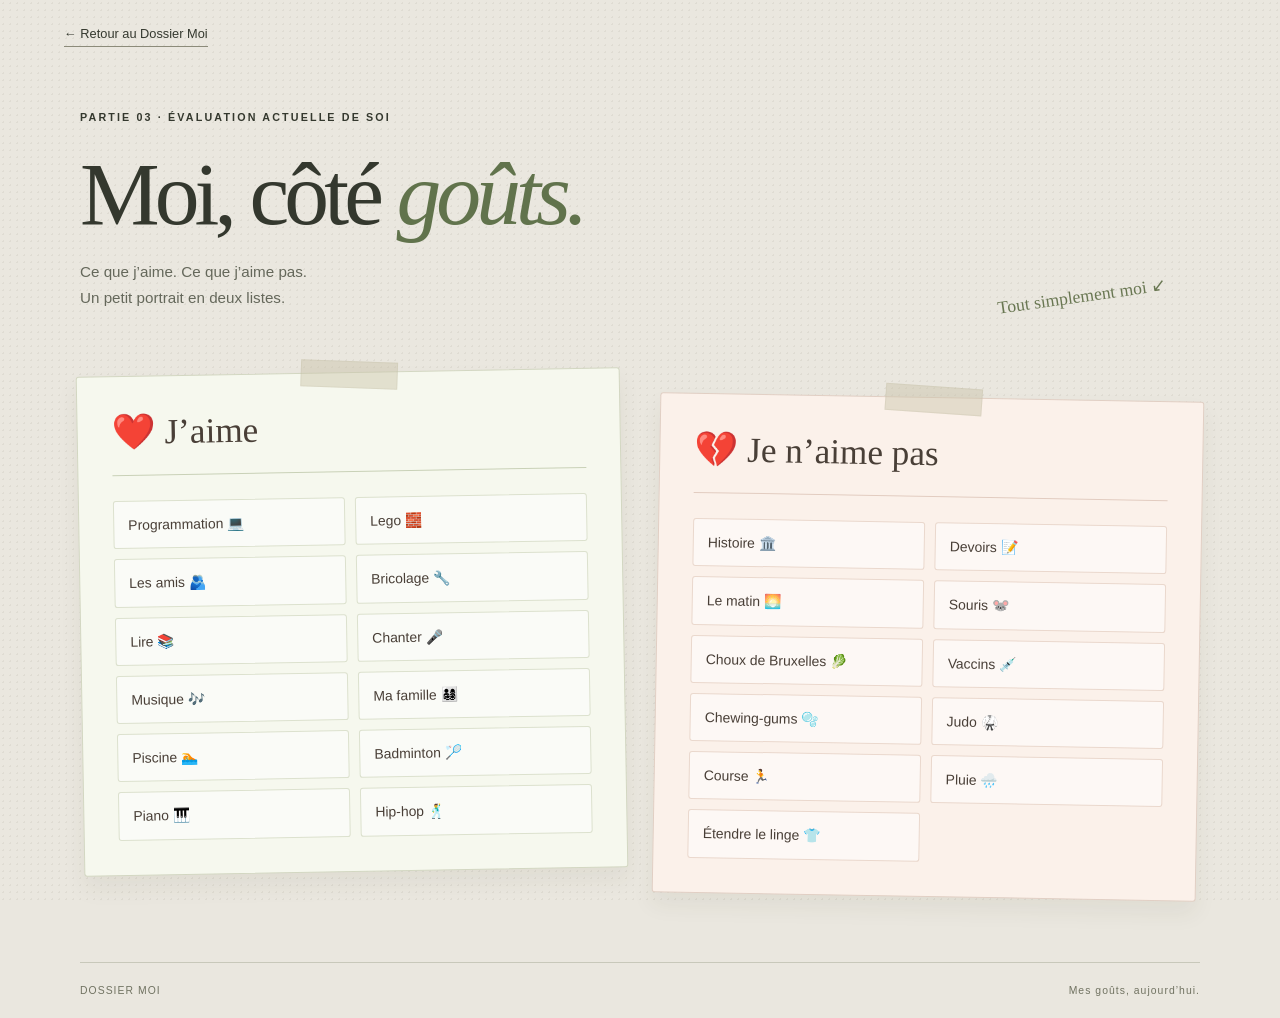
<file: pages/evaluation.html>
<!doctype html>
<html lang="fr"><head>
    <script src="../acces.js"></script>
<meta charset="utf-8"><meta name="viewport" content="width=device-width,initial-scale=1">
<title>Mes goûts — Dossier Moi</title>
<link rel="icon" href="../images/favicon.svg" type="image/svg+xml">
<link rel="stylesheet" href="../style.css"><link rel="stylesheet" href="../contenus.css"><link rel="stylesheet" href="../assets/evaluation.css">
<script src="../assets/vendor/marked.umd.js" defer></script><script src="../assets/vendor/purify.min.js" defer></script>
<script src="../contenus.js" defer></script><script src="../contenus-rubriques.js" defer></script>
</head><body class="evaluation-page">
<a class="evaluation-home" href="../index.html#accueil">← Retour au Dossier Moi</a>
<main class="taste-notebook">
<header class="taste-header">
<p class="taste-kicker">PARTIE 03 · ÉVALUATION ACTUELLE DE SOI</p>
<h1>Moi, côté <em>goûts.</em></h1>
<p>Ce que j’aime. Ce que j’aime pas.<br>Un petit portrait en deux listes.</p>
<span class="taste-note" aria-hidden="true">Tout simplement moi ↙</span>
</header>
<div class="taste-grid" id="evaluation-lists" aria-live="polite">Chargement du texte…</div>
<footer class="taste-footer"><span>DOSSIER MOI</span><span>Mes goûts, aujourd’hui.</span></footer>
</main></body></html>
</file>
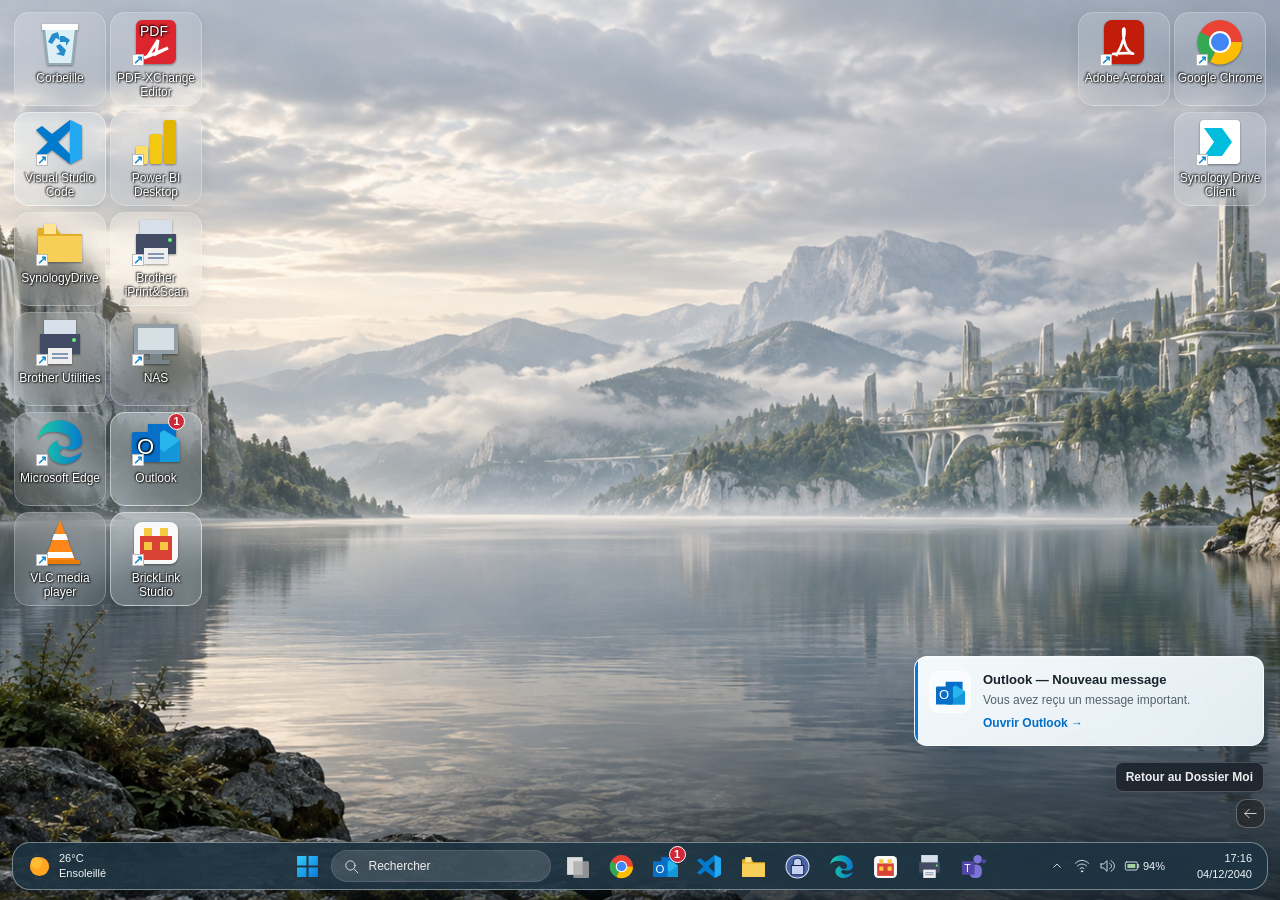
<file: pages/projets.html>
<!doctype html>
<html lang="fr">
<head>
    <script src="../acces.js"></script>
    <meta charset="utf-8">
    <meta name="viewport" content="width=device-width, initial-scale=1">
    <meta name="description" content="Projet, ouverture sur l’avenir — un bureau fictif et une lettre à mon moi de 2040.">
    <meta name="theme-color" content="#242423">
    <title>Projet, ouverture sur l’avenir — Dossier Moi</title>
    <link rel="icon" href="../images/favicon.svg" type="image/svg+xml">
    <link rel="stylesheet" href="../projets.css">
    <link rel="stylesheet" href="../contenus.css">
<script src="../assets/vendor/marked.umd.js" defer></script>
<script src="../assets/vendor/purify.min.js" defer></script>
<script src="../contenus.js" defer></script>
<script src="../assets/mails-secours.js" defer></script>
<script src="../projets.js" defer></script>
</head>
<body>
    <!-- Symboles intégrés : les icônes fonctionnent aussi en ouvrant le fichier local. -->
<svg xmlns="http://www.w3.org/2000/svg" width="0" height="0" aria-hidden="true" style="position:absolute;overflow:hidden"><defs><linearGradient id="blue" x2="1" y2="1"><stop stop-color="#36cbff"/><stop offset="1" stop-color="#0879d8"/></linearGradient><linearGradient id="green"><stop stop-color="#1ccca2"/><stop offset="1" stop-color="#0879ce"/></linearGradient></defs>
<symbol id="search" viewBox="0 0 24 24"><g fill="none" stroke="currentColor" stroke-width="1.25" stroke-linecap="round" stroke-linejoin="round"><circle cx="10.5" cy="10.5" r="6.5"/><path d="m16 16 5 5"/></g></symbol>
<symbol id="menu" viewBox="0 0 24 24"><g fill="none" stroke="currentColor" stroke-width="1.25" stroke-linecap="round" stroke-linejoin="round"><path d="M4 6h16M4 12h16M4 18h16"/></g></symbol>
<symbol id="arrow-left" viewBox="0 0 24 24"><g fill="none" stroke="currentColor" stroke-width="1.25" stroke-linecap="round" stroke-linejoin="round"><path d="m10 5-7 7 7 7M3 12h18"/></g></symbol>
<symbol id="arrow-down" viewBox="0 0 24 24"><g fill="none" stroke="currentColor" stroke-width="1.25" stroke-linecap="round" stroke-linejoin="round"><path d="M12 3v18m-6-6 6 6 6-6"/></g></symbol>
<symbol id="chevron" viewBox="0 0 24 24"><g fill="none" stroke="currentColor" stroke-width="1.25" stroke-linecap="round" stroke-linejoin="round"><path d="m7 10 5 5 5-5"/></g></symbol>
<symbol id="chevron-up" viewBox="0 0 24 24"><g fill="none" stroke="currentColor" stroke-width="1.25" stroke-linecap="round" stroke-linejoin="round"><path d="m7 14 5-5 5 5"/></g></symbol>
<symbol id="mail" viewBox="0 0 24 24"><g fill="none" stroke="currentColor" stroke-width="1.25" stroke-linecap="round" stroke-linejoin="round"><rect x="3" y="5" width="18" height="14" rx="2"/><path d="m3 6 9 7 9-7"/></g></symbol>
<symbol id="inbox" viewBox="0 0 24 24"><g fill="none" stroke="currentColor" stroke-width="1.25" stroke-linecap="round" stroke-linejoin="round"><rect x="4" y="4" width="16" height="16" rx="3"/><path d="M4 13h5v3h6v-3h5"/></g></symbol>
<symbol id="folder" viewBox="0 0 24 24"><g fill="none" stroke="currentColor" stroke-width="1.25" stroke-linecap="round" stroke-linejoin="round"><path d="M3 8V5h7l3 3h8v12H3Z"/></g></symbol>
<symbol id="compose" viewBox="0 0 24 24"><g fill="none" stroke="currentColor" stroke-width="1.25" stroke-linecap="round" stroke-linejoin="round"><path d="M10 5H4v15h15v-7M8 16l1-5L19 1l4 4-10 10-5 1Z"/></g></symbol>
<symbol id="send" viewBox="0 0 24 24"><g fill="none" stroke="currentColor" stroke-width="1.25" stroke-linecap="round" stroke-linejoin="round"><path d="m3 3 19 9-19 9 4-9-4-9Zm4 9h15"/></g></symbol>
<symbol id="trash" viewBox="0 0 24 24"><g fill="none" stroke="currentColor" stroke-width="1.25" stroke-linecap="round" stroke-linejoin="round"><path d="M4 6h16M9 6V3h6v3M6 6l1 15h10l1-15M10 10v7m4-7v7"/></g></symbol>
<symbol id="archive" viewBox="0 0 24 24"><g fill="none" stroke="currentColor" stroke-width="1.25" stroke-linecap="round" stroke-linejoin="round"><path d="M4 8h16v13H4ZM3 3h18v5H3Zm6 9h6"/></g></symbol>
<symbol id="shield" viewBox="0 0 24 24"><g fill="none" stroke="currentColor" stroke-width="1.25" stroke-linecap="round" stroke-linejoin="round"><path d="M12 2 3 6v7c0 5 9 9 9 9s9-4 9-9V6L12 2Zm0 5v6m0 3v1"/></g></symbol>
<symbol id="broom" viewBox="0 0 24 24"><g fill="none" stroke="currentColor" stroke-width="1.25" stroke-linecap="round" stroke-linejoin="round"><path d="m16 2-7 11m-4-1 8 5-3 5-9-5 4-5Zm0 4-2 3m5-1-2 3"/></g></symbol>
<symbol id="undo" viewBox="0 0 24 24"><g fill="none" stroke="currentColor" stroke-width="1.25" stroke-linecap="round" stroke-linejoin="round"><path d="m8 5-6 6 6 6M2 11h11c5 0 8 3 8 8"/></g></symbol>
<symbol id="redo" viewBox="0 0 24 24"><g fill="none" stroke="currentColor" stroke-width="1.25" stroke-linecap="round" stroke-linejoin="round"><path d="m16 5 6 6-6 6m6-6H11c-5 0-8 3-8 8"/></g></symbol>
<symbol id="tag" viewBox="0 0 24 24"><g fill="none" stroke="currentColor" stroke-width="1.25" stroke-linecap="round" stroke-linejoin="round"><path d="M2 3h9l11 11-8 8L2 10V3Z"/><circle cx="7" cy="7" r="1"/></g></symbol>
<symbol id="flag" viewBox="0 0 24 24"><g fill="none" stroke="currentColor" stroke-width="1.25" stroke-linecap="round" stroke-linejoin="round"><path d="M5 22V3h15l-4 5 4 5H5"/></g></symbol>
<symbol id="clock" viewBox="0 0 24 24"><g fill="none" stroke="currentColor" stroke-width="1.25" stroke-linecap="round" stroke-linejoin="round"><circle cx="12" cy="12" r="9"/><path d="M12 6v6l4 2"/></g></symbol>
<symbol id="print" viewBox="0 0 24 24"><g fill="none" stroke="currentColor" stroke-width="1.25" stroke-linecap="round" stroke-linejoin="round"><path d="M6 8V2h12v6M6 18H3V8h18v10h-3M6 14h12v8H6Z"/></g></symbol>
<symbol id="more" viewBox="0 0 24 24"><g fill="none" stroke="currentColor" stroke-width="1.25" stroke-linecap="round" stroke-linejoin="round"><circle cx="5" cy="12" r="1" fill="currentColor"/><circle cx="12" cy="12" r="1" fill="currentColor"/><circle cx="19" cy="12" r="1" fill="currentColor"/></g></symbol>
<symbol id="bell" viewBox="0 0 24 24"><g fill="none" stroke="currentColor" stroke-width="1.25" stroke-linecap="round" stroke-linejoin="round"><path d="M6 10a6 6 0 0 1 12 0v7l3 2H3l3-2v-7Zm4 12h4"/></g></symbol>
<symbol id="copy" viewBox="0 0 24 24"><g fill="none" stroke="currentColor" stroke-width="1.25" stroke-linecap="round" stroke-linejoin="round"><rect x="7" y="3" width="14" height="16" rx="2"/><path d="M3 7v15h14"/></g></symbol>
<symbol id="filter" viewBox="0 0 24 24"><g fill="none" stroke="currentColor" stroke-width="1.25" stroke-linecap="round" stroke-linejoin="round"><path d="M3 6h18M6 12h12m-9 6h6"/></g></symbol>
<symbol id="sort" viewBox="0 0 24 24"><g fill="none" stroke="currentColor" stroke-width="1.25" stroke-linecap="round" stroke-linejoin="round"><path d="M7 21V3L3 7m4-4 4 4m6-4v18l-4-4m4 4 4-4"/></g></symbol>
<symbol id="paperclip" viewBox="0 0 24 24"><g fill="none" stroke="currentColor" stroke-width="1.25" stroke-linecap="round" stroke-linejoin="round"><path d="m8 14 8-8a3 3 0 0 1 4 4L9 21a5 5 0 0 1-7-7L13 3a5 5 0 0 1 7 7"/></g></symbol>
<symbol id="note" viewBox="0 0 24 24"><g fill="none" stroke="currentColor" stroke-width="1.25" stroke-linecap="round" stroke-linejoin="round"><path d="M4 3h16v12l-6 6H4V3Zm10 18v-6h6"/></g></symbol>
<symbol id="people-outline" viewBox="0 0 24 24"><g fill="none" stroke="currentColor" stroke-width="1.25" stroke-linecap="round" stroke-linejoin="round"><circle cx="12" cy="7" r="3"/><path d="M6 21v-5a6 6 0 0 1 12 0v5M4 6a3 3 0 0 0 0 6m-1 3H1v6M20 6a3 3 0 0 1 0 6m1 3h2v6"/></g></symbol>
<symbol id="git" viewBox="0 0 24 24"><g fill="none" stroke="currentColor" stroke-width="1.25" stroke-linecap="round" stroke-linejoin="round"><circle cx="6" cy="4" r="2"/><circle cx="6" cy="20" r="2"/><circle cx="18" cy="6" r="2"/><path d="M6 6v12m12-10c0 6-12 3-12 8"/></g></symbol>
<symbol id="run" viewBox="0 0 24 24"><g fill="none" stroke="currentColor" stroke-width="1.25" stroke-linecap="round" stroke-linejoin="round"><path d="m4 2 16 10L4 22V2Z"/></g></symbol>
<symbol id="extensions" viewBox="0 0 24 24"><g fill="none" stroke="currentColor" stroke-width="1.25" stroke-linecap="round" stroke-linejoin="round"><path d="M2 4h8v8H2Zm0 10h8v8H2Zm10 0h8v8h-8Zm4-13 7 7-7 7-7-7Z"/></g></symbol>
<symbol id="user" viewBox="0 0 24 24"><g fill="none" stroke="currentColor" stroke-width="1.25" stroke-linecap="round" stroke-linejoin="round"><circle cx="12" cy="12" r="10"/><circle cx="12" cy="9" r="3"/><path d="M5 19c1-6 13-6 14 0"/></g></symbol>
<symbol id="settings" viewBox="0 0 24 24"><g fill="none" stroke="currentColor" stroke-width="1.25" stroke-linecap="round" stroke-linejoin="round"><circle cx="12" cy="12" r="7"/><circle cx="12" cy="12" r="3"/><path d="M12 1v4m0 14v4M1 12h4m14 0h4M4 4l3 3m10 10 3 3M4 20l3-3M17 7l3-3"/></g></symbol>
<symbol id="check" viewBox="0 0 24 24"><g fill="none" stroke="currentColor" stroke-width="1.25" stroke-linecap="round" stroke-linejoin="round"><path d="m4 12 5 5L20 6"/></g></symbol>
<symbol id="web" viewBox="0 0 24 24"><g fill="none" stroke="currentColor" stroke-width="1.25" stroke-linecap="round" stroke-linejoin="round"><rect x="2" y="3" width="20" height="18" rx="2"/><path d="M2 8h20M5 5h1m3 0h1"/></g></symbol>
<symbol id="wifi" viewBox="0 0 24 24"><g fill="none" stroke="currentColor" stroke-width="1.25" stroke-linecap="round" stroke-linejoin="round"><path d="M2 8c6-6 14-6 20 0M5 12c4-4 10-4 14 0M9 16c2-2 4-2 6 0"/><circle cx="12" cy="20" r="1" fill="currentColor"/></g></symbol>
<symbol id="volume" viewBox="0 0 24 24"><g fill="none" stroke="currentColor" stroke-width="1.25" stroke-linecap="round" stroke-linejoin="round"><path d="M3 9h4l5-5v16l-5-5H3V9Zm13-1c4 2 4 6 0 8m2-12c7 4 7 12 0 16"/></g></symbol>
<symbol id="battery" viewBox="0 0 24 24"><g fill="none" stroke="currentColor" stroke-width="1.25" stroke-linecap="round" stroke-linejoin="round"><rect x="2" y="6" width="18" height="12" rx="2"/><path d="M20 10h2v4h-2"/><path d="M5 9h12v6H5Z" fill="#a3d09c" stroke="none"/></g></symbol>
<symbol id="windows" viewBox="0 0 24 24"><path fill="url(#blue)" d="M2 2h9v9H2zm11 0h9v9h-9zM2 13h9v9H2zm11 0h9v9h-9z"/></symbol>
<symbol id="vscode" viewBox="0 0 24 24"><path fill="#007acc" d="m17 1 6 3v16l-6 3-9-7-5 4-3-2 6-6-6-6 3-2 5 4 9-7Zm0 5-6 6 6 6V6Z"/><path d="m17 1 6 3v16l-6 3V1Z" fill="#23a9f2"/></symbol>
<symbol id="outlook" viewBox="0 0 24 24"><path d="M8 3h14v15H8Z" fill="#0570c9"/><path d="m9 11 7-5 8 5v11H9Z" fill="#28b5ee"/><path d="m9 11 7 6 8-6v11H9Z" fill="#1496d9"/><rect y="7" width="14" height="15" rx="1" fill="#086fc9"/><text x="2.5" y="18" font-family="Arial" font-size="11" fill="white">O</text></symbol>
<symbol id="bricklink" viewBox="0 0 24 24"><rect x="1" y="2" width="22" height="21" rx="4" fill="#f9f9f9"/><path d="M4 9h16v12H4Z" fill="#d94235"/><path d="M6 5h4v4H6zm8 0h4v4h-4z" fill="#f6c741"/><path d="M6 12h4v4H6zm8 0h4v4h-4z" fill="#f6c741"/></symbol>
<symbol id="chrome" viewBox="0 0 24 24"><circle cx="12" cy="12" r="11" fill="#ea4335"/><path d="M12 12h11A11 11 0 0 1 7 22Z" fill="#fbbc05"/><path d="m12 12-5 10A11 11 0 0 1 2 7Z" fill="#34a853"/><circle cx="12" cy="12" r="5.5" fill="#fff"/><circle cx="12" cy="12" r="4.5" fill="#4285f4"/></symbol>
<symbol id="edge" viewBox="0 0 24 24"><path d="M23 12C23-2 1-3 1 12c0-8 19-6 16 1-1 3-8 1-6-2-9 4-4 12 3 12 5 0 8-3 9-6-8 6-15 0-9-2 4 2 9 0 9-3Z" fill="url(#green)"/></symbol>
<symbol id="bin" viewBox="0 0 24 24"><path d="M4 5h16l-2 18H6Z" fill="#dceff5" stroke="#94abb8"/><path d="M3 3h18v3H3Z" fill="#fff"/><path d="m8 8 3-1 1 4-2-1-2 3-2-1Zm6 1 3 2-2 3v-2h-3V9Zm1 7-1 3-4-1 2-1-2-3 2-1Z" fill="#268ccd"/></symbol>
<symbol id="pdf" viewBox="0 0 24 24"><rect x="2" y="1" width="20" height="22" rx="3" fill="#dc252e"/><text x="4" y="9" fill="white" font-family="Arial" font-size="7">PDF</text><path d="m8 19 5-8-1 7 6-3-12 5" fill="none" stroke="white" stroke-width="1.5"/></symbol>
<symbol id="adobe" viewBox="0 0 24 24"><rect x="2" y="1" width="20" height="22" rx="4" fill="#c21c0a"/><path d="M8 19c8-13 2-19 4-8s12 5-6 7" fill="none" stroke="white" stroke-width="1.3"/></symbol>
<symbol id="powerbi" viewBox="0 0 24 24"><rect x="2" y="14" width="6" height="9" rx="1" fill="#ffdf63"/><rect x="9" y="8" width="6" height="15" rx="1" fill="#f2c811"/><rect x="16" y="1" width="6" height="22" rx="1" fill="#e2b600"/></symbol>
<symbol id="drive" viewBox="0 0 24 24"><rect x="2" y="1" width="20" height="22" rx="2" fill="#fff"/><path d="m7 5 6 0 5 7-5 7H7l5-7-5-7Zm-3 0h3l5 7-5 7H4l5-7-5-7Z" fill="#00bddd"/></symbol>
<symbol id="folder-yellow" viewBox="0 0 24 24"><path d="M1 5h9l2 3h11v14H1Z" fill="#e4ad26"/><path d="M1 9h22v13H1Z" fill="#f7ce58"/><path d="M4 3h6v5H4Z" fill="#ffe593"/></symbol>
<symbol id="printer" viewBox="0 0 24 24"><path d="M4 1h16v8H4Z" fill="#d6dfea"/><path d="M2 8h20v10H2Z" fill="#424c65"/><path d="M6 15h12v8H6Z" fill="#eee"/><path d="M8 18h8m-8 2h8" stroke="#8398b3"/><circle cx="19" cy="11" r="1" fill="#66f07a"/></symbol>
<symbol id="nas" viewBox="0 0 24 24"><path d="M1 3h22v15H1Z" fill="#949ea6"/><path d="M3 5h18v11H3Z" fill="#d5dfe4"/><path d="M9 18h6v3h4v2H5v-2h4Z" fill="#78838a"/></symbol>
<symbol id="vlc" viewBox="0 0 24 24"><path d="m12 1 8 21H4Z" fill="#ff871a"/><path d="m9 8 6 0 1 3H8Zm-3 9h12l1 3H5Z" fill="#fff"/><path d="M2 21h20v2H2Z" fill="#e97b0b"/></symbol>
<symbol id="teams" viewBox="0 0 24 24"><circle cx="16" cy="5" r="4" fill="#7c75d7"/><circle cx="22" cy="7" r="2" fill="#5346ae"/><rect x="8" y="10" width="12" height="13" rx="5" fill="#7c75d7"/><rect x="1" y="7" width="12" height="13" rx="1" fill="#5046a5"/><text x="3" y="17" fill="white" font-family="Arial" font-size="10">T</text></symbol>
<symbol id="lock" viewBox="0 0 24 24"><circle cx="12" cy="12" r="11" fill="#4c63a3" stroke="#d7e1f7"/><path d="M8 11V8a4 4 0 0 1 8 0v3M6 11h12v9H6Z" fill="#c4d2f0" stroke="#162555"/></symbol>
<symbol id="calendar" viewBox="0 0 24 24"><rect x="3" y="3" width="18" height="19" rx="3" fill="url(#blue)"/><path d="M3 8h18" stroke="#006bba"/><path d="M7 12h2m3 0h2m3 0h2M7 16h2m3 0h2m3 0h2" stroke="white" stroke-width="2"/></symbol>
<symbol id="people" viewBox="0 0 24 24"><circle cx="12" cy="6" r="4" fill="#25b3ec"/><circle cx="4" cy="10" r="3" fill="#7bd9f7"/><circle cx="20" cy="10" r="3" fill="#1b86d1"/><path d="M5 14h14v3c0 8-14 8-14 0Z" fill="#28b5ec"/><path d="M1 15h4v6H1zm18 0h4v6h-4z" fill="#0991d6"/></symbol>
<symbol id="todo" viewBox="0 0 24 24"><path d="m1 12 5-5 5 5L20 3l4 4-13 14Z" fill="#238cdd"/></symbol>
<symbol id="cloud" viewBox="0 0 24 24"><path d="M6 20C-3 20-1 10 5 10 7 0 19 2 19 9c8 0 7 11 0 11Z" fill="url(#blue)"/></symbol>
<symbol id="sun" viewBox="0 0 24 24"><circle cx="12" cy="12" r="10" fill="#ffa51f"/><circle cx="9" cy="8" r="6" fill="#ffbc34"/></symbol>
<symbol id="taskview" viewBox="0 0 24 24"><rect x="2" y="3" width="15" height="17" fill="#ddd"/><rect x="8" y="7" width="15" height="16" rx="1" fill="#aaa" opacity=".8"/></symbol>
<symbol id="apps" viewBox="0 0 24 24"><circle cx="5" cy="5" r="1.8" fill="currentColor"/><circle cx="5" cy="12" r="1.8" fill="currentColor"/><circle cx="5" cy="19" r="1.8" fill="currentColor"/><circle cx="12" cy="5" r="1.8" fill="currentColor"/><circle cx="12" cy="12" r="1.8" fill="currentColor"/><circle cx="12" cy="19" r="1.8" fill="currentColor"/><circle cx="19" cy="5" r="1.8" fill="currentColor"/><circle cx="19" cy="12" r="1.8" fill="currentColor"/><circle cx="19" cy="19" r="1.8" fill="currentColor"/></symbol>
<symbol id="word" viewBox="0 0 24 24"><rect x="7" y="2" width="16" height="20" rx="2" fill="#185abd" opacity=".6"/><rect x="1" y="6" width="14" height="14" rx="1" fill="#185abd"/><text x="3" y="16" fill="white" font-family="Arial" font-size="10">W</text></symbol>
<symbol id="excel" viewBox="0 0 24 24"><rect x="7" y="2" width="16" height="20" rx="2" fill="#18864b" opacity=".6"/><rect x="1" y="6" width="14" height="14" rx="1" fill="#18864b"/><text x="3" y="16" fill="white" font-family="Arial" font-size="10">X</text></symbol>
<symbol id="powerpoint" viewBox="0 0 24 24"><rect x="7" y="2" width="16" height="20" rx="2" fill="#d65e40" opacity=".6"/><rect x="1" y="6" width="14" height="14" rx="1" fill="#d65e40"/><text x="3" y="16" fill="white" font-family="Arial" font-size="10">P</text></symbol>
<!-- Emblèmes des expéditeurs : illustrations locales, sans chargement extérieur. -->
<symbol id="sender-muffin" viewBox="0 0 24 24"><path d="m5 12 2 9h10l2-9" fill="#cc8c52"/><path d="m9 14 1 5m5-5-1 5" stroke="#f9ce91" stroke-width="1.5" stroke-linecap="round"/><path d="M5 13a4 4 0 0 1-1-7 5 5 0 0 1 9-2 4 4 0 0 1 6 4 3 3 0 0 1 0 5Z" fill="#f2bd72"/><circle cx="8" cy="8" r="1.2" fill="#795036"/><circle cx="14" cy="6" r="1" fill="#795036"/><circle cx="16" cy="11" r="1.1" fill="#795036"/></symbol>
<symbol id="sender-wheat" viewBox="0 0 24 24"><g fill="currentColor"><path d="M12 2c-4 3-3 5 0 7 3-2 4-4 0-7ZM4 6c0 5 3 7 7 7 0-4-3-7-7-7Zm16 0c-4 0-7 3-7 7 4 0 7-2 7-7ZM4 12c0 5 3 7 7 7 0-4-3-7-7-7Zm16 0c-4 0-7 3-7 7 4 0 7-2 7-7Z"/></g><path d="M12 9v13" stroke="currentColor" stroke-width="1.5"/></symbol>
<symbol id="sender-snowman" viewBox="0 0 24 24"><g fill="#fff" stroke="currentColor" stroke-width="1.2"><ellipse cx="12" cy="17" rx="6" ry="5"/><circle cx="12" cy="7" r="4.5"/></g><path d="M8 11h8v3H8Z" fill="#e37c42"/><path d="m16 13 2 4h-3l-1-4Z" fill="#e37c42"/><circle cx="10.5" cy="6" r=".7" fill="#344958"/><circle cx="13.5" cy="6" r=".7" fill="#344958"/><path d="m12 7 5 1-5 1Z" fill="#e78938"/><circle cx="12" cy="17" r=".8" fill="currentColor"/><circle cx="12" cy="20" r=".8" fill="currentColor"/></symbol>
<symbol id="sender-calculator" viewBox="0 0 24 24"><rect x="4" y="2" width="16" height="20" rx="3" fill="currentColor"/><rect x="7" y="5" width="10" height="4" rx="1" fill="#d8efd9"/><path d="M7 13h2m3 0h2m3 0h0M7 17h2m3 0h2m3-1v3" stroke="#fff" stroke-width="2" stroke-linecap="round"/></symbol>
<symbol id="sender-bricks" viewBox="0 0 24 24"><rect x="3" y="6" width="18" height="15" rx="2" fill="currentColor"/><path d="M3 16h18" stroke="#812f22" stroke-width="1.5"/><rect x="5" y="3" width="5" height="4" rx="1" fill="#f18865"/><rect x="14" y="3" width="5" height="4" rx="1" fill="#f18865"/><path d="M6 10h12" stroke="#ffb89c" stroke-width="2" stroke-linecap="round"/></symbol>
<symbol id="sender-tag" viewBox="0 0 24 24"><path d="M3 3h9l10 10-9 9L3 12Z" fill="currentColor"/><circle cx="7" cy="7" r="1.5" fill="#fff"/><path d="m11 16 5-5" stroke="#fff" stroke-width="1.5" stroke-linecap="round"/><circle cx="11" cy="11" r="1" fill="#fff"/><circle cx="16" cy="16" r="1" fill="#fff"/></symbol>
<symbol id="sender-web" viewBox="0 0 24 24"><rect x="2" y="3" width="20" height="18" rx="3" fill="currentColor"/><path d="M3 8h18" stroke="#c5e3ff"/><circle cx="5" cy="5.5" r=".7" fill="#fff"/><circle cx="8" cy="5.5" r=".7" fill="#fff"/><path d="m8 12-3 3 3 3m8-6 3 3-3 3m-3-7-2 8" fill="none" stroke="#fff" stroke-width="1.5" stroke-linecap="round" stroke-linejoin="round"/></symbol>
<symbol id="sender-parcel" viewBox="0 0 24 24"><path d="m3 7 9-5 9 5v11l-9 5-9-5Z" fill="#dca759"/><path d="m3 7 9 5 9-5M12 12v11" fill="none" stroke="currentColor" stroke-width="1.2"/><path d="m8 4 9 5v5l-3 2v-5L5 6Z" fill="#fff0cf"/><path d="m5 15 4 2" stroke="currentColor" stroke-width="1.5" stroke-linecap="round"/></symbol>
<symbol id="sender-house" viewBox="0 0 24 24"><path d="M4 10h16v12H4Z" fill="currentColor"/><path d="m2 11 10-9 10 9" fill="#ba8b5b" stroke="#ba8b5b" stroke-width="2" stroke-linejoin="round"/><rect x="7" y="13" width="4" height="4" rx=".5" fill="#fff0c9"/><path d="M14 14h4v8h-4Z" fill="#e3c6a3"/></symbol>
<symbol id="sender-apple" viewBox="0 0 24 24"><path d="M12 7c-3-3-8-2-9 2-1 4 2 11 5 12 2 1 3-1 4-1s3 2 5 1c3-2 5-7 4-11-1-5-6-6-9-3Z" fill="currentColor"/><path d="M12 6c0-4 3-5 6-5 0 3-2 5-6 5Z" fill="currentColor"/></symbol>
</svg>
    <h1 class="sr-only">Projet, ouverture sur l’avenir : le bureau de Malo en 2040</h1>
    <a class="desktop-return" href="../index.html#accueil" title="Retour au dossier moi" aria-label="Retour au dossier moi">
        <span data-icon="arrow-left"></span>
    </a>

    <main class="desktop" aria-label="Bureau Windows fictif">
        <!-- Les icônes décoratives sont définies dans projets.js. -->
        <div class="desktop-shortcuts" id="desktop-shortcuts" aria-label="Applications du bureau"></div>

        <section class="app-window outlook-window" id="window-outlook" data-window="outlook" aria-label="Outlook, messagerie fictive" tabindex="-1" hidden>
            <header class="outlook-header">
                <span class="app-launcher" data-icon="apps" aria-hidden="true"></span>
                <strong>Outlook <small class="edition-badge">2040</small></strong>
                <div class="outlook-search" aria-hidden="true"><span data-icon="search"></span>Rechercher</div>
                <div class="outlook-tools"><span data-icon="bell" aria-hidden="true"></span><span class="profile-avatar" aria-hidden="true">M</span></div>
                <div class="window-controls outlook-controls">
                    <button type="button" data-minimize title="Réduire Outlook" aria-label="Réduire Outlook">−</button>
                    <button type="button" data-close title="Fermer Outlook" aria-label="Fermer Outlook">×</button>
                </div>
            </header>
            <div class="outlook-shell">
                <aside class="outlook-rail" aria-label="Applications Outlook décoratives">
                    <span class="rail-app active"><span data-icon="outlook"></span><small>Courrier</small></span>
                    <span class="rail-app"><span data-icon="calendar"></span><small>Calendrier</small></span>
                    <span class="rail-app"><span data-icon="people"></span><small>Contacts</small></span>
                    <span class="rail-app"><span data-icon="todo"></span><small>To Do</small></span>
                    <span class="rail-app"><span data-icon="cloud"></span><small>OneDrive</small></span>
                    <span class="rail-app"><span data-icon="word"></span><small>Accéder à Word</small></span>
                    <span class="rail-app"><span data-icon="excel"></span><small>Accéder à Excel</small></span>
                    <span class="rail-app"><span data-icon="powerpoint"></span><small>Accéder à PowerPoint</small></span>
                    <span class="rail-app"><span data-icon="apps"></span></span>
                </aside>
                <div class="outlook-workspace">
                    <div class="outlook-ribbon">
                        <div class="ribbon-tabs" aria-hidden="true"><span data-icon="menu"></span><span>Fichier</span><strong>Accueil</strong><span>Afficher</span><span>Aide</span></div>
                        <div class="ribbon-actions" aria-hidden="true">
                            <span class="new-message"><span data-icon="compose"></span>Nouveau message<span data-icon="chevron"></span></span>
                            <span class="ribbon-muted"><span data-icon="trash"></span>Supprimer<span data-icon="chevron"></span></span>
                            <span class="ribbon-muted"><span data-icon="archive"></span>Archiver</span>
                            <span class="ribbon-muted"><span data-icon="shield"></span>Signaler<span data-icon="chevron"></span></span>
                            <span class="ribbon-muted"><span data-icon="broom"></span>Ranger</span>
                            <span class="ribbon-muted"><span data-icon="folder"></span>Déplacer vers<span data-icon="chevron"></span></span>
                            <i></i><span class="ribbon-purple" data-icon="undo"></span><span class="ribbon-purple" data-icon="redo"></span><i></i>
                            <span><span data-icon="mail"></span>Marquer tous les éléments comme lus</span>
                            <span data-icon="tag"></span><span data-icon="flag"></span><span data-icon="clock"></span><i></i><span data-icon="print"></span><span data-icon="more"></span>
                        </div>
                    </div>
                    <div class="outlook-body">
                        <aside class="mail-folders" aria-label="Dossiers décoratifs">
                            <strong class="folder-heading">⌄ &nbsp; Favoris</strong>
                            <span class="folder-row"><span data-icon="inbox"></span>Boîte de réception</span>
                            <span class="folder-row"><span data-icon="send"></span>Éléments envoyés</span>
                            <span class="folder-row"><span data-icon="compose"></span>Brouillons</span>
                            <span class="folder-row"><span data-icon="trash"></span>Éléments supprimés</span>
                            <strong class="folder-heading account-heading">⌄ &nbsp; Malo · 2040</strong>
                            <span class="folder-row"><span data-icon="trash"></span>Éléments supprimés</span>
                            <span class="folder-row folder-selected"><span data-icon="inbox"></span>Boîte de réception <b class="unread-count">1</b></span>
                            <span class="folder-row subfolder"><span data-icon="folder"></span>FRANÇAIS</span>
                            <span class="folder-row subfolder"><span data-icon="folder"></span>JOURNAL</span>
                            <span class="folder-row subfolder"><span data-icon="folder"></span>TECHNOLOGIE</span>
                            <span class="folder-row"><span data-icon="compose"></span>Brouillons</span>
                            <span class="folder-row purple"><span data-icon="folder"></span>Courrier indésirable</span>
                            <span class="folder-row purple"><span data-icon="folder"></span>Flux RSS</span>
                            <span class="folder-row"><span data-icon="send"></span>Éléments envoyés</span>
                            <span class="folder-row purple"><span data-icon="note"></span>Notes</span>
                            <span class="folder-row purple"><span data-icon="folder"></span>Historique des conversations</span>
                            <span class="folder-row purple"><span data-icon="archive"></span>Archive</span>
                            <span class="folder-row"><span data-icon="search"></span>Dossiers de recherche</span>
                            <span class="folder-row group-folder"><span data-icon="people-outline"></span>Accéder aux Groupes</span>
                        </aside>
                        <section class="mail-list" aria-label="Liste des mails">
                            <header class="mail-list-tabs"><strong>Prioritaire</strong><span>Autres</span><span data-icon="copy"></span><span data-icon="arrow-down"></span><span data-icon="filter"></span><span data-icon="sort"></span></header>
                            <div class="mail-scroll">
                            <div class="mail-date">⌄ &nbsp;&nbsp; Aujourd’hui</div>
                            <button class="mail-card is-unread" id="future-mail" type="button" aria-label="Lire le message non lu de Malo 2026 : Lettre dans 14 ans" aria-controls="future-letter">
                                <span class="unread-dot" aria-hidden="true"></span><span class="profile-avatar sender-avatar" data-icon="mail" aria-hidden="true"></span>
                                <span class="mail-summary"><strong>Malo.2026@gmail.fr</strong><b>Lettre dans 14 ans</b><small>Une lettre envoyée depuis le passé…</small></span>
                                <span class="mail-meta"><span data-icon="paperclip"></span><time>09:42</time></span>
                            </button>
                            <div id="custom-mails" role="list" aria-label="Autres mails, non ouvrables"></div>
                            </div>                        </section>
                        <article class="reading-pane" aria-label="Panneau de lecture">
                            <div class="future-letter" id="future-letter" hidden>
                                <button class="back-to-mails" id="back-to-mails" type="button"><span data-icon="arrow-left"></span>Boîte de réception</button>
                                <header>
                                    <h2 tabindex="-1">Lettre dans 14 ans</h2>
                                    <div class="letter-sender"><span class="profile-avatar sender-avatar" data-icon="mail" aria-hidden="true"></span><p><strong>Malo.2026@gmail.fr</strong><small>À : Malo 2040</small></p><time datetime="2040-05-18T09:42">18 mai 2040, 09:42</time></div>
                                </header>
                                <!-- Le corps du mail suit directement le fichier Markdown. -->
                                <div class="letter-body markdown-content" data-markdown-source="../textes/projets/contenu.md">Chargement du texte…</div>
                            </div>
                        </article>
                    </div>
                </div>
            </div>
        </section>

        <section class="app-window code-window" id="window-vscode" data-window="vscode" aria-label="Visual Studio Code, démonstration" tabindex="-1" hidden>
            <header class="code-titlebar">
                <span data-icon="vscode"></span>
                <div class="code-menus" aria-hidden="true">Fichier &nbsp; Édition &nbsp; Sélection &nbsp; Affichage &nbsp; Accéder &nbsp; Exécuter &nbsp; Terminal &nbsp; Aide</div>
                <div class="code-command" aria-hidden="true">← &nbsp; → <span>dossier moi</span></div>
                <div class="window-controls"><button type="button" data-minimize aria-label="Réduire Visual Studio Code">−</button><span aria-hidden="true">▢</span><button type="button" data-close aria-label="Fermer Visual Studio Code">×</button></div>
            </header>
            <div class="code-workspace">
                <aside class="code-activity" aria-hidden="true"><span class="active" data-icon="copy"></span><span data-icon="search"></span><span data-icon="git"></span><span data-icon="run"></span><span data-icon="extensions"></span><i></i><span data-icon="user"></span><span data-icon="settings"></span></aside>
                <aside class="code-sidebar">
                    <div class="explorer-heading">Explorateur <span>•••</span></div>
                    <div class="file-tree" aria-label="Arborescence fictive du projet">
                        <strong>⌄ dossier moi</strong>
                        <div>⌄ <span data-icon="folder"></span>images</div>
                        <span class="tree-child"><i>▧</i> bureau-2040.png</span><span class="tree-child"><i>▧</i> outlook-montagnes.png</span><span class="tree-child"><i>▧</i> favicon.svg</span>
                        <div>⌄ <span data-icon="folder"></span>pages</div>
                        <span class="tree-child"><i>‹›</i> affrontement.html</span><span class="tree-child"><i>‹›</i> conclusion.html</span><span class="tree-child"><i>‹›</i> evaluation.html</span>
                        <span class="tree-child selected"><i>‹›</i> projets.html</span><span class="tree-child"><i>‹›</i> recits.html</span><span class="tree-child"><i>‹›</i> reverie.html</span><span class="tree-child"><i>‹›</i> souvenirs.html</span>
                        <div>› <span data-icon="folder"></span>textes</div><span><i>‹›</i> index.html</span><span><i>#</i> projets.css</span><span><i class="js-file">JS</i> projets.js</span><span><i>#</i> style.css</span>
                    </div>
                    <div class="explorer-footer"><span>› &nbsp;Structure</span><span>› &nbsp;Chronologie</span></div>
                </aside>
                <section class="code-preview" aria-label="Aperçu fictif du site Dossier Moi">
                    <div class="editor-tabs"><span><i>‹›</i> projets.html &nbsp;×</span><strong><span data-icon="web"></span>Dossier Moi &nbsp;×</strong><span class="editor-options">◫ &nbsp;•••</span></div>
                    <div class="preview-address" aria-hidden="true"><span>← &nbsp;→ &nbsp;⟳</span><span class="address-value">aperçu local / dossier-moi / index.html</span><span>▣ &nbsp;•••</span></div>
                    <div class="site-preview" inert><iframe src="apercu-dossier.html" title="Aperçu visuel de Dossier Moi" sandbox="allow-same-origin" tabindex="-1" loading="lazy"></iframe></div>
                </section>
                <!-- Contenu de démonstration, facilement remplaçable. -->
                <aside class="code-conversation">
                    <header><span>Conversation</span><strong>Assistant</strong><span class="conversation-tools">⛶ &nbsp;×</span></header>
                    <p class="conversation-title">← &nbsp; Construire mes projets de demain</p>
                    <p class="conversation-muted"><span data-icon="compose"></span> Notes du projet</p>
                    <p>Un espace pour imaginer, apprendre et créer.</p>
                    <p>En 2040, j’aimerais continuer à développer mes idées et à construire des projets qui me ressemblent.</p>
                    <div class="conversation-check"><span data-icon="check"></span><span>Une idée à explorer</span></div>
                    <div class="conversation-check"><span data-icon="check"></span><span>Un prototype à imaginer</span></div>
                    <div class="conversation-check"><span data-icon="check"></span><span>Une nouvelle chose à apprendre</span></div>
                    <p>Je veux garder des idées, apprendre de nouvelles choses et les transformer en projets qui me ressemblent.</p>
                    <div class="demo-message">Le futur reste à écrire…</div>
                    <div class="conversation-compose"><span>Imaginer la suite</span><div>＋ &nbsp;⌁ <span>↑</span></div></div>
                    <footer>▱ &nbsp;Travailler en local</footer>
                </aside>
            </div>
            <footer class="code-status"><span>⌁ &nbsp; ◯ 0 &nbsp;△ 0</span><span>UTF-8 &nbsp; HTML &nbsp; ◉ Se concentrer &nbsp;♧</span></footer>
        </section>

        <section class="app-window brick-window" id="window-bricklink" data-window="bricklink" aria-label="BrickLink Studio, construction personnelle de Malo" tabindex="-1" hidden>
            <header class="brick-titlebar"><span data-icon="bricklink"></span><strong>BrickLink Studio — Ma ville LEGO</strong><div class="window-controls"><button type="button" data-minimize aria-label="Réduire BrickLink Studio">−</button><span aria-hidden="true">▢</span><button type="button" data-close aria-label="Fermer BrickLink Studio">×</button></div></header>
            <div class="brick-toolbar" aria-hidden="true">Fichier &nbsp; Édition &nbsp; Modèle &nbsp; Affichage <span>Pièces &nbsp;&nbsp; Couleurs &nbsp;&nbsp; Instructions &nbsp;&nbsp; Rendu</span></div>
            <div class="brick-layout">
                <aside class="brick-parts">
                    <strong>Pièces du projet</strong>
                    <div class="brick-palette"><i></i><i></i><i></i><i></i><i></i><i></i></div>
                    <small>Architecture • paysages • trains</small>
                </aside>
                <figure class="model-stage real-build-stage">
                    <img class="real-build-photo" src="../images/ville-lego-malo.jpg" alt="Grande ville LEGO construite par Malo, avec maisons, château, manège, végétation et réseau ferroviaire">
                    <div class="photo-toolbar" aria-hidden="true"><span>PHOTO 01</span><b>Vue d’ensemble</b></div>
                    <figcaption class="model-caption"><strong>Ma ville LEGO</strong><small>Construction personnelle · projet réel</small></figcaption>
                </figure>
                <aside class="brick-properties">
                    <strong>Propriétés</strong>
                    <p>Projet <b>Ma ville LEGO</b></p>
                    <p>Type <b>Diorama urbain</b></p>
                    <p>Réseau <b>Ferroviaire</b></p>
                    <p>État <b>Construction réelle</b></p>
                    <div class="brick-project-status"><i></i><span>Projet personnel</span></div>
                </aside>
            </div>
        </section>
    </main>

    <footer class="taskbar" aria-label="Barre des tâches">
        <div class="taskbar-weather" title="Météo fictive"><span data-icon="sun"></span><p>26°C<small>Ensoleillé</small></p></div>
        <div class="taskbar-apps" id="taskbar-apps">
            <span class="taskbar-decoration" data-icon="windows" aria-label="Démarrer, décoratif"></span>
            <span class="taskbar-search" aria-hidden="true"><span data-icon="search"></span>Rechercher</span>
        </div>
        <div class="system-tray"><span data-icon="chevron-up"></span><span data-icon="wifi"></span><span data-icon="volume"></span><span data-icon="battery"></span><small>94%</small><div class="taskbar-clock"><time id="desktop-time">--:--</time><time id="desktop-date">--/--/----</time></div></div>
    </footer>
    <p class="sr-only" id="desktop-status" role="status"></p>
    <noscript><p class="noscript">Activez JavaScript pour ouvrir les applications fictives.</p></noscript>
</body>
</html>
</file>
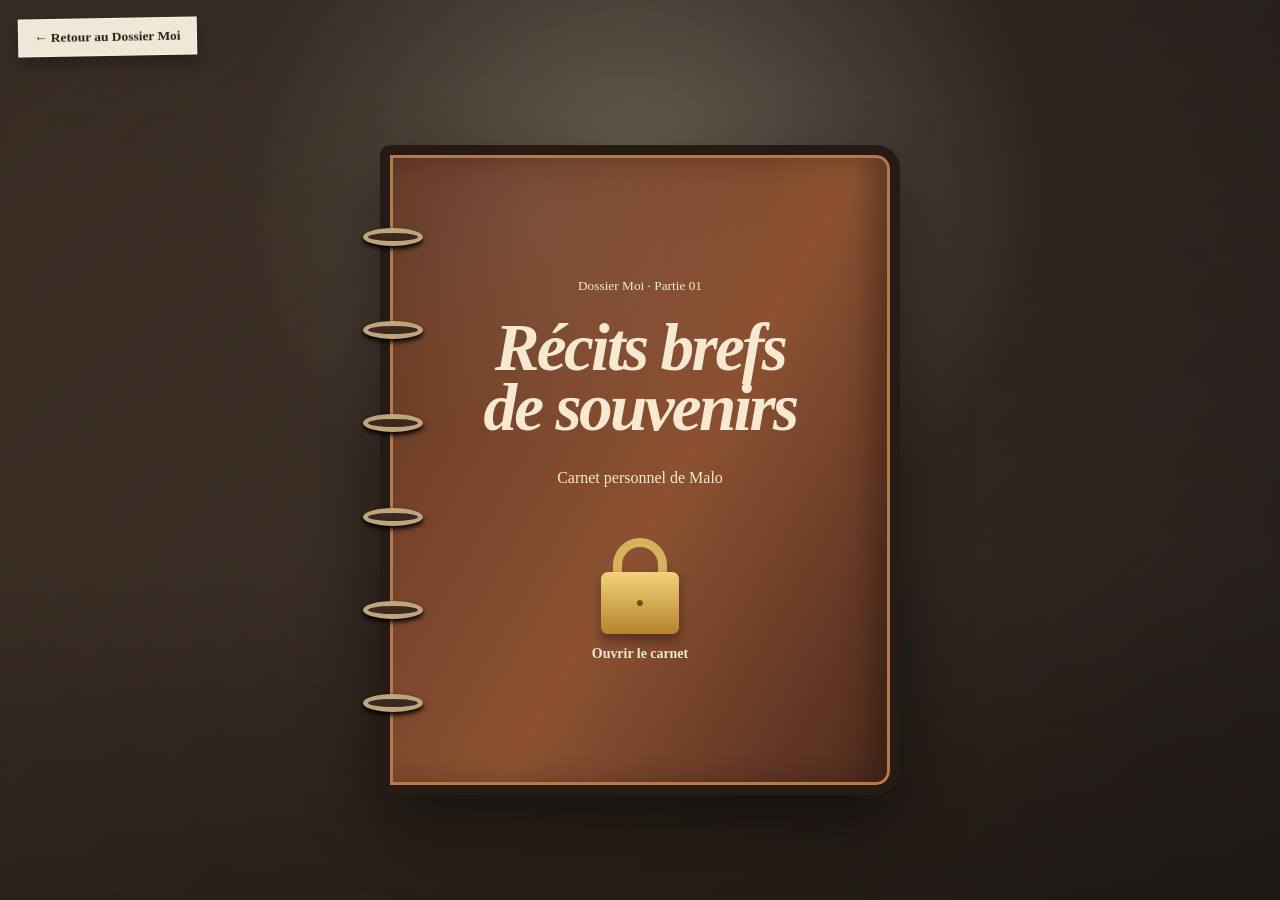
<file: pages/recits.html>
<!doctype html>
<html lang="fr">
<head>
    <script src="../acces.js"></script>
    <meta charset="utf-8"><meta name="viewport" content="width=device-width, initial-scale=1">
    <title>Récits brefs de souvenirs — Dossier Moi</title>
    <link rel="icon" href="../images/favicon.svg" type="image/svg+xml"><link rel="stylesheet" href="../style.css">
    <link rel="stylesheet" href="../parcours.css">
    <link rel="stylesheet" href="../contenus.css">
<script src="../assets/vendor/marked.umd.js" defer></script>
<script src="../assets/vendor/purify.min.js" defer></script>
<script src="../contenus.js" defer></script>
<script src="../script.js" defer></script>
<script src="../contenus-rubriques.js" defer></script>
</head>
<body class="journal-page">
    <a class="journal-home" href="../index.html#accueil">← Retour au Dossier Moi</a>
    <main class="journal-stage" aria-labelledby="journal-title">
        <section class="closed-journal" id="closed-journal">
            <div class="journal-rings" aria-hidden="true"><i></i><i></i><i></i><i></i><i></i><i></i></div>
            <div class="journal-cover">
                <small>Dossier Moi · Partie 01</small><h1 id="journal-title">Récits brefs<br>de souvenirs</h1><p>Carnet personnel de Malo</p>
                <button class="journal-lock" id="journal-lock" type="button" aria-label="Déverrouiller et ouvrir le carnet"><span class="lock-shackle"></span><span class="lock-body">●</span><b>Ouvrir le carnet</b></button>
            </div>
        </section>
        <section class="open-journal" id="open-journal" hidden aria-label="Carnet ouvert">
            <div class="journal-spine" aria-hidden="true"></div>
            <article class="journal-paper journal-paper--left">
                <p class="journal-label" id="journal-page-status" role="status" aria-live="polite" aria-atomic="true">Récit bref · partie <span id="journal-page-number">1</span>/3</p>
                <div class="journal-page-copy is-active" data-journal-page="1"><h2>Le début du souvenir</h2><p>[Texte à ajouter — introduction, contexte et début de l’histoire]</p><div class="photo-slots"><span>[Photo à ajouter]</span><span>[Photo à ajouter]</span></div></div>
                <div class="journal-page-copy" data-journal-page="2" hidden><h2>Au cœur du souvenir</h2><p>[Texte à ajouter — partie principale du souvenir]</p><div class="photo-slots photo-slots--single"><span>[Photo à ajouter]</span></div></div>
                <div class="journal-page-copy" data-journal-page="3" hidden><h2>Ce que j’en garde</h2><p>[Texte à ajouter — fin du souvenir et réflexion personnelle]</p><div class="photo-slots"><span>[Photo à ajouter]</span><span>[Photo à ajouter]</span></div></div>
            </article>
            <aside class="journal-paper journal-paper--right" aria-label="Notes et photographies">
                <div class="journal-page-copy journal-photos is-active" data-journal-page="1">
                    <figure class="souvenir-print"><img src="../images/recit/1.JPG" alt="Photo de souvenir 1"></figure>
                </div>
                <div class="journal-page-copy journal-photos" data-journal-page="2" hidden>
                    <figure class="souvenir-print"><img src="../images/recit/2.JPG" alt="Photo de souvenir 2"></figure>
                </div>
                <div class="journal-page-copy journal-photos" data-journal-page="3" hidden>
                    <figure class="souvenir-print"><img src="../images/recit/3.jpg" alt="Photo de souvenir 3"></figure>
                    <figure class="souvenir-print"><img src="../images/recit/4.JPG" alt="Photo de souvenir 4"></figure>
                </div>
            </aside>
            <nav class="journal-nav" aria-label="Navigation dans le carnet"><button id="journal-prev" type="button" disabled>← Page précédente</button><button id="journal-next" type="button">Page suivante →</button></nav>
        </section>
    </main>
</body>
</html>
</file>
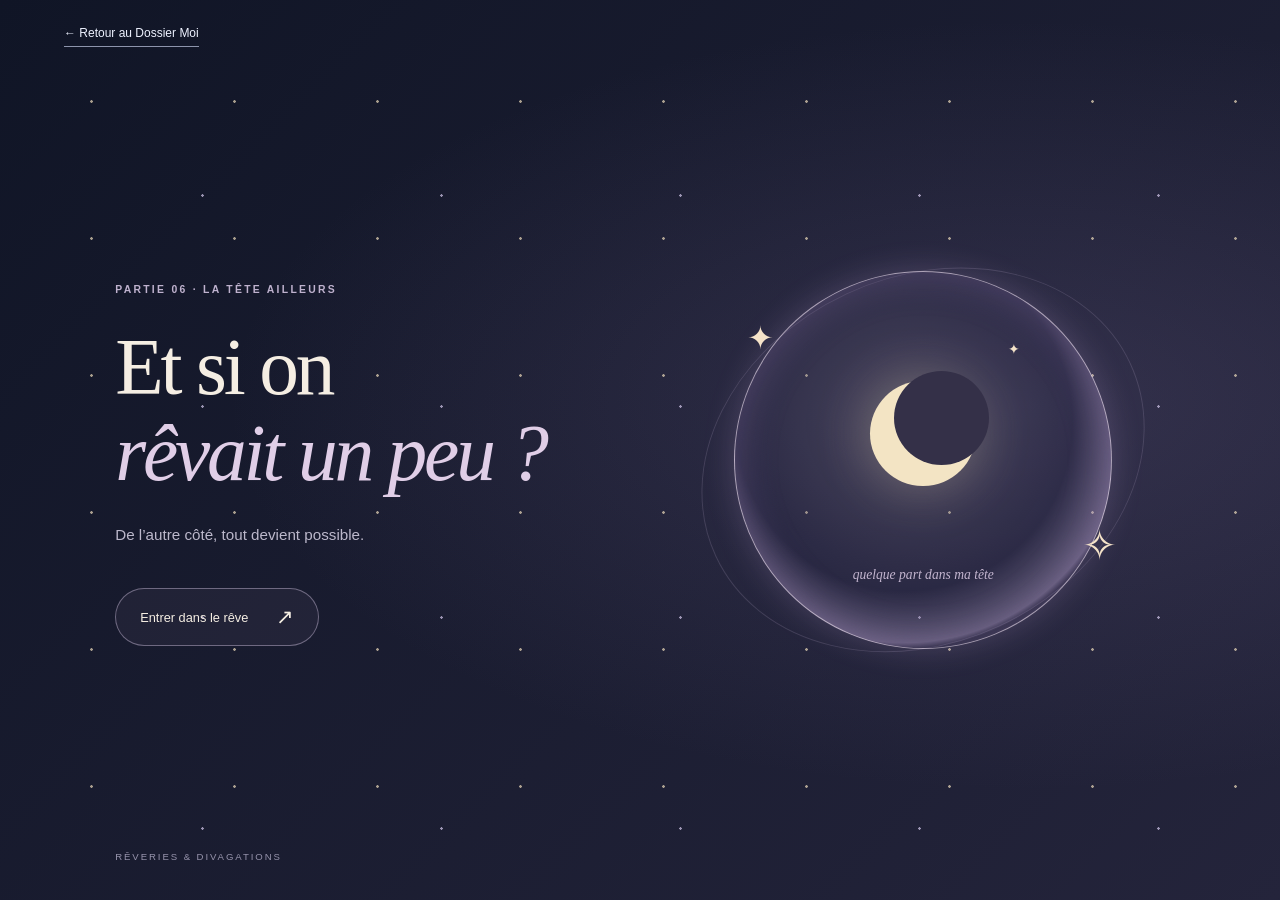
<file: pages/reverie.html>
<!doctype html>
<html lang="fr"><head>
    <script src="../acces.js"></script>
<meta charset="utf-8"><meta name="viewport" content="width=device-width,initial-scale=1">
<title>Rêveries et divagations — Dossier Moi</title>
<link rel="icon" href="../images/favicon.svg" type="image/svg+xml">
<link rel="stylesheet" href="../style.css"><link rel="stylesheet" href="../contenus.css"><link rel="stylesheet" href="../assets/reverie.css">
<script src="../assets/vendor/marked.umd.js" defer></script><script src="../assets/vendor/purify.min.js" defer></script>
<script src="../contenus.js" defer></script><script src="../script.js" defer></script>
</head><body class="dream-page">
<a class="dream-home" href="../index.html#accueil">← Retour au Dossier Moi</a>
<main class="dream-experience" id="dream-experience">
<div class="dream-sky" aria-hidden="true"></div>
<section class="dream-threshold" id="bedroom" aria-labelledby="dream-title">
<header><p class="dream-kicker">PARTIE 06 · LA TÊTE AILLEURS</p>
<h1 id="dream-title">Et si on<br><em>rêvait un peu ?</em></h1>
<p class="dream-invitation">De l’autre côté, tout devient possible.</p>
<button class="dream-button" id="enter-dream" type="button">Entrer dans le rêve <span aria-hidden="true">↗</span></button></header>
<div class="dream-portal" aria-hidden="true"><div class="portal-orbit"></div><div class="portal-ring"></div><span class="portal-moon"></span><span class="portal-star portal-star--one">✦</span><span class="portal-star portal-star--two">✧</span><span class="portal-star portal-star--three">✦</span><p>quelque part dans ma tête</p></div>
<p class="dream-caption">RÊVERIES & DIVAGATIONS</p>
</section>
<section class="dream-world" id="dream-world" hidden aria-label="Univers du rêve"><article>
<p class="dream-kicker" id="dream-reading-title" tabindex="-1">Dans mon imagination…</p>
<div class="dream-copy markdown-content" data-markdown-source="../textes/reverie/contenu.md"></div>
<button class="dream-button" id="wake-up" type="button">Revenir les pieds sur terre <span aria-hidden="true">↙</span></button>
</article></section>
<div class="dream-veil" aria-hidden="true"></div>
</main></body></html>
</file>
<file: acces.css>
html.acces-verrouille body > :not(#acces-entree) { display: none !important; }
html.acces-verrouille body {
    margin: 0 !important;
    overflow: auto !important;
    pointer-events: auto !important;
}
#acces-entree {
    box-sizing: border-box;
    display: grid;
    place-items: center;
    min-height: 100vh;
    min-height: 100dvh;
    padding: 24px;
    background: linear-gradient(135deg, #111722e8, #181a20b8),
        url("images/bureau-dossier-moi.png") center / cover;
    color: #eee8df;
    font: 17px/1.5 Georgia, "Times New Roman", serif;
}
#acces-entree .acces-carte {
    box-sizing: border-box;
    width: min(100%, 450px);
    padding: clamp(24px, 5vw, 40px);
    border: 1px solid #dec79966;
    border-radius: 22px;
    background: linear-gradient(150deg, #303440f2, #1d222bef);
    box-shadow: 0 24px 80px #0009, inset 0 1px #fff1;
    backdrop-filter: blur(16px);
}
#acces-entree .acces-surtitre { margin: 0 0 26px; color: #dec799; letter-spacing: .22em; text-transform: uppercase; font: 12px/1.5 system-ui, sans-serif; }
#acces-entree .acces-sceau { display: grid; place-items: center; width: 58px; height: 58px; margin-bottom: 22px; border: 1px solid #dec79966; border-radius: 50%; font-size: 24px; background: #dec79912; }
#acces-entree h1 { margin: 0; font-size: clamp(30px, 6vw, 42px); line-height: 1.15; font-weight: normal; color: #fff2dc; }
#acces-entree .acces-invitation { color: #cbc5bc; }
#acces-entree label { display: block; margin-top: 24px; }
#acces-entree input, #acces-entree button {
    box-sizing: border-box;
    width: 100%;
    min-height: 48px;
    margin-top: 10px;
    padding: 12px;
    border: 1px solid #bfae90;
    border-radius: 8px;
    font: 16px/1.4 system-ui, sans-serif;
}
#acces-entree input { background: #fffaf2; color: #171b22; }
#acces-entree button { cursor: pointer; background: #dec799; color: #171b22; font-weight: 600; }
#acces-entree button:disabled { cursor: wait; opacity: .65; }
#acces-entree :focus-visible { outline: 3px solid #f4d896; outline-offset: 4px; }
#acces-entree #message { min-height: 1.5em; margin-bottom: 0; color: #ffd3c9; }
</file>
<file: style.css>
:root {
    --ink: #15191e;
    --paper: #eee8df;
    --chalk: #f6f0e8;
    --shadow: 0 16px 30px rgba(3, 5, 8, .4), 0 3px 7px rgba(3, 5, 8, .45);
    --shadow-hover: 0 24px 45px rgba(3, 5, 8, .55), 0 6px 13px rgba(3, 5, 8, .5);
    --serif: Georgia, "Times New Roman", serif;
    --hand: "Segoe Print", "Bradley Hand", "Comic Sans MS", cursive;
}

* { box-sizing: border-box; }
html { min-width: 320px; }

body {
    min-height: 100vh;
    margin: 0;
    overflow-x: clip;
    color: var(--chalk);
    background: #171b22 url("images/bureau-dossier-moi.png") center / cover fixed no-repeat;
    font-family: var(--serif);
}

body::before {
    content: "";
    position: fixed;
    inset: 0;
    z-index: -1;
    background:
        linear-gradient(180deg, rgba(7, 10, 15, .36), rgba(7, 8, 11, .2) 62%, rgba(9, 6, 3, .38)),
        radial-gradient(circle at 50% 34%, transparent 5%, rgba(5, 7, 10, .16) 80%);
    backdrop-filter: blur(1.4px);
}

.page-shell {
    width: min(1500px, 100%);
    min-height: 100vh;
    margin: 0 auto;
    padding: clamp(22px, 3.2vw, 48px) clamp(18px, 4vw, 64px) 150px;
}

.hero { text-align: center; }

.hero__eyebrow {
    display: inline-block;
    margin: 0 0 9px;
    padding: 9px 18px;
    color: rgba(255, 250, 242, .9);
    background: rgba(17, 21, 27, .72);
    box-shadow: 0 9px 18px rgba(0, 0, 0, .25);
    font: clamp(.8rem, 1.2vw, 1rem)/1.2 var(--hand);
    letter-spacing: .04em;
    transform: rotate(-1deg);
}

.hero__paper {
    display: table;
    margin: 0 auto;
    padding: 8px clamp(34px, 6vw, 86px) 13px;
    color: var(--ink);
    background: linear-gradient(100deg, transparent 0 1%, #eae5de 1.5% 98.5%, transparent 99%), linear-gradient(#f2eee7, #ddd6cc);
    filter: drop-shadow(0 12px 15px rgba(0, 0, 0, .28));
    clip-path: polygon(1% 8%, 7% 3%, 16% 7%, 25% 2%, 37% 6%, 47% 1%, 60% 6%, 74% 2%, 88% 7%, 99% 4%, 98% 94%, 88% 91%, 76% 97%, 64% 92%, 49% 98%, 36% 93%, 23% 97%, 10% 91%, 1% 95%);
}

h1 {
    margin: 0;
    font: italic 700 clamp(3rem, 7vw, 6.8rem)/.9 var(--serif);
    letter-spacing: -.055em;
}

.hero__subtitle {
    margin: 6px 0 24px;
    font: clamp(.95rem, 1.6vw, 1.25rem)/1.3 var(--hand);
    text-shadow: 0 2px 7px #000;
}

.memory-board {
    display: grid;
    grid-template-columns: repeat(12, minmax(0, 1fr));
    gap: clamp(28px, 3vw, 48px) clamp(18px, 2.5vw, 38px);
    align-items: center;
    max-width: 1380px;
    margin: 0 auto;
}

.chapter {
    position: relative;
    isolation: isolate;
    display: flex;
    min-height: 230px;
    padding: 28px;
    align-items: center;
    justify-content: center;
    flex-direction: column;
    color: var(--ink);
    text-align: center;
    text-decoration: none;
    text-wrap: balance;
    filter: drop-shadow(var(--shadow));
    transition: opacity .45s ease, transform .32s cubic-bezier(.2, .75, .25, 1), filter .32s ease;
    opacity: 0;
    transform: translateY(14px);
}

.chapter.is-visible { opacity: 1; transform: translateY(0); transition-delay: var(--delay, 0ms); }
.chapter:focus-visible { outline: 4px solid #f4c986; outline-offset: 7px; }
.chapter:hover, .chapter:focus-visible { transform: translateY(-7px) rotate(var(--hover-rotate, 0deg)) scale(1.025); filter: drop-shadow(var(--shadow-hover)); }

.chapter__title {
    position: relative;
    z-index: 2;
    font-size: clamp(1.45rem, 2vw, 2.05rem);
    font-weight: 700;
    line-height: 1.08;
}

.chapter__icon {
    position: relative;
    z-index: 2;
    margin-bottom: 9px;
    font: 700 2.5rem/1 sans-serif;
}

.chapter__note {
    position: absolute;
    z-index: 3;
    left: 50%;
    bottom: -34px;
    width: max-content;
    max-width: 95%;
    color: var(--chalk);
    font: .98rem/1.35 var(--hand);
    text-shadow: 0 2px 6px #000;
    transform: translateX(-50%) rotate(-2deg);
}

.chapter--thought {
    --hover-rotate: -1deg;
    grid-column: 1 / span 4;
    min-height: 246px;
    margin-inline: 16px;
    padding: 40px 34px;
    border: 5px solid #171c22;
    border-radius: 48% 52% 46% 54% / 47% 45% 55% 53%;
    background: linear-gradient(140deg, #f4f0e9, #d8d0c5);
}

.chapter--thought::before, .chapter--thought::after {
    content: "";
    position: absolute;
    z-index: -1;
    border: 4px solid #171c22;
    border-radius: 50%;
    background: #e5ded4;
}

.chapter--thought::before { width: 34px; height: 34px; left: 20px; bottom: -20px; }
.chapter--thought::after { width: 18px; height: 18px; left: -2px; bottom: -43px; }
.book-icon { font-size: 3.1rem; }

.chapter--polaroid {
    grid-column: 5 / span 4;
    justify-content: flex-end;
    min-height: 284px;
    padding: 20px 19px 34px;
    background: linear-gradient(145deg, #f6f0e8, #d8d0c6);
    border: 1px solid rgba(255,255,255,.7);
    transform: translateY(14px) rotate(-1.4deg);
}

.chapter--polaroid.is-visible { transform: rotate(-1.4deg); }
.chapter--polaroid:hover, .chapter--polaroid:focus-visible { transform: translateY(-7px) rotate(-.4deg) scale(1.025); }
.polaroid__photo { position: absolute; inset: 16px 16px 78px; background: url("images/bureau-dossier-moi.png") 2% 43% / 255% auto no-repeat; box-shadow: inset 0 0 0 1px rgba(0,0,0,.22); }
.chapter--polaroid .chapter__title { padding: 8px 12px; color: #fff; background: rgba(12,17,24,.56); text-shadow: 0 2px 5px #000; }

.chapter--notebook {
    grid-column: 9 / span 4;
    min-height: 270px;
    padding: 52px 24px 34px;
    border: 12px solid #5a3b27;
    border-radius: 4px;
    background: repeating-linear-gradient(0deg, transparent 0 26px, rgba(88,113,142,.21) 27px 28px), linear-gradient(90deg, transparent 0 13%, rgba(183,87,73,.25) 13.4% 13.8%, transparent 14.2%), #eee9e3;
    box-shadow: inset 0 0 0 2px #251a13;
    transform: translateY(14px) rotate(-.8deg);
}

.chapter--notebook.is-visible { transform: rotate(-.8deg); }
.chapter--notebook:hover, .chapter--notebook:focus-visible { transform: translateY(-7px) rotate(.1deg) scale(1.025); }
.bar-chart { display: flex; height: 60px; margin-bottom: 10px; align-items: flex-end; gap: 9px; }
.bar-chart i { display: block; width: 20px; border-radius: 2px 2px 0 0; background: #181d24; box-shadow: 2px 2px 0 rgba(0,0,0,.18); }
.bar-chart i:nth-child(1) { height: 25px; }
.bar-chart i:nth-child(2) { height: 43px; }
.bar-chart i:nth-child(3) { height: 59px; }

.chapter--sign {
    --hover-rotate: -1deg;
    grid-column: 1 / span 3;
    min-height: 194px;
    margin-top: 20px;
    padding: 28px 38px 30px 26px;
    background: repeating-linear-gradient(3deg, transparent 0 22px, rgba(80,43,19,.18) 23px 25px), linear-gradient(90deg, #8f582f, #c6925d 68%, #9b6035);
    clip-path: polygon(0 9%, 82% 9%, 100% 50%, 82% 91%, 0 91%, 5% 50%);
}

.chapter--sign::after { content: ""; position: absolute; z-index: -1; width: 24px; height: 116px; left: 35%; top: 82%; background: linear-gradient(90deg, #6d4227, #b17645, #754328); }
.compass { position: absolute; left: 28px; font: 2.5rem/1 sans-serif; }
.chapter--sign .chapter__title { margin-left: 44px; font-size: clamp(1.25rem, 1.7vw, 1.75rem); }

.chapter--torn {
    grid-column: 4 / span 3;
    min-height: 215px;
    padding-inline: 20px;
    background: linear-gradient(130deg, #e8e5df, #c9c5bd);
    clip-path: polygon(2% 8%, 13% 2%, 23% 6%, 34% 1%, 47% 7%, 50% 2%, 54% 8%, 65% 3%, 76% 7%, 88% 2%, 98% 9%, 96% 23%, 100% 36%, 97% 50%, 100% 65%, 96% 79%, 98% 94%, 85% 98%, 73% 94%, 61% 99%, 48% 94%, 36% 99%, 25% 94%, 13% 98%, 2% 91%, 5% 76%, 1% 62%, 4% 48%, 1% 33%, 5% 20%);
    transform: translateY(14px) rotate(1deg);
}

.chapter--torn.is-visible { transform: rotate(1deg); }
.chapter--torn:hover, .chapter--torn:focus-visible { transform: translateY(-7px) rotate(1.6deg) scale(1.025); }
.chapter--torn .chapter__icon { font-size: 2.2rem; letter-spacing: .3em; }
.chapter--torn::after { content: ""; position: absolute; inset: 0 49.3% 0 49.3%; background: #17191e; clip-path: polygon(40% 0, 65% 22%, 25% 39%, 70% 60%, 35% 79%, 58% 100%, 100% 100%, 100% 0); opacity: .9; }

.chapter--dream {
    grid-column: 7 / span 3;
    min-height: 220px;
    padding: 42px 24px 34px;
    color: #f8f1e8;
    border: 2px solid #e4d9ca;
    border-radius: 45% 55% 47% 53% / 58% 48% 52% 42%;
    background: radial-gradient(circle at 24% 28%, #fff 0 1px, transparent 2px), radial-gradient(circle at 70% 23%, #fff 0 1px, transparent 2px), radial-gradient(circle at 82% 65%, #e8d096 0 1px, transparent 2px), linear-gradient(145deg, #10182c, #283852 65%, #1a2134);
}

.dream__sky { margin-bottom: 18px; color: #f8edd0; font: 1.65rem/1 sans-serif; }

.chapter--scroll {
    --hover-rotate: -.5deg;
    grid-column: 10 / span 3;
    min-height: 212px;
    margin-inline: 10px;
    padding: 35px 22px;
    background: radial-gradient(circle at 14% 18%, rgba(101,56,22,.18), transparent 4%), radial-gradient(circle at 86% 77%, rgba(101,56,22,.14), transparent 5%), linear-gradient(90deg, #b77b46, #e2bc82 10%, #edc994 50%, #ddb278 90%, #a96c3b);
    clip-path: polygon(6% 1%, 94% 1%, 98% 7%, 95% 16%, 97% 30%, 95% 45%, 98% 60%, 95% 74%, 97% 90%, 92% 99%, 8% 99%, 2% 93%, 5% 82%, 2% 68%, 5% 52%, 2% 37%, 5% 21%, 2% 9%);
}

.chapter--scroll::before, .chapter--scroll::after { content: ""; position: absolute; left: 1%; width: 98%; height: 21px; border-radius: 50%; background: linear-gradient(#8d552f, #e2ae72 45%, #8d552f); }
.chapter--scroll::before { top: -8px; }
.chapter--scroll::after { bottom: -8px; }

.desk-note {
    display: none;
    width: 290px;
    margin: 100px auto -70px;
    padding: 22px 35px;
    color: #2a1b11;
    background: rgba(207, 151, 97, .84);
    box-shadow: var(--shadow);
    font: 1rem/1.5 var(--hand);
    transform: rotate(2deg);
}

.desk-note span { display: block; }

@media (max-width: 980px) {
    body { background-attachment: scroll; }
    .page-shell { padding-bottom: 120px; }
    .memory-board { grid-template-columns: repeat(2, minmax(0, 1fr)); gap: 62px 34px; }
    .chapter { grid-column: auto; width: 100%; min-height: 230px; margin: 0; }
    .chapter--scroll { grid-column: 1 / -1; width: min(360px, 80%); justify-self: center; }
}

@media (max-width: 620px) {
    body { background-position: 47% center; }
    .page-shell { padding: 20px 18px 110px; }
    .hero__eyebrow { font-size: .75rem; }
    .hero__paper { display: block; width: min(100%, 460px); padding-inline: 16px; }
    h1 { font-size: clamp(2.35rem, 11.8vw, 3rem); white-space: nowrap; }
    .hero__subtitle { margin-bottom: 36px; }
    .memory-board { display: flex; max-width: 430px; flex-direction: column; gap: 66px; }
    .chapter { width: calc(100% - 14px); min-height: 220px; align-self: center; }
    .chapter--thought { width: 90%; }
    .chapter--polaroid { min-height: 275px; }
    .chapter--scroll { width: 90%; }
    .chapter__title { max-width: 100%; font-size: clamp(1.25rem, 6vw, 1.6rem); overflow-wrap: anywhere; }
    .chapter--sign .chapter__title { font-size: clamp(1.15rem, 5.6vw, 1.4rem); }
    .chapter__note { max-width: calc(100vw - 42px); font-size: .88rem; white-space: normal; }
    .desk-note { display: block; }
}

@media (prefers-reduced-motion: reduce) {
    *, *::before, *::after { scroll-behavior: auto !important; transition-duration: .01ms !important; animation-duration: .01ms !important; }
    .chapter { opacity: 1; transform: none; }
    .chapter--polaroid, .chapter--notebook, .chapter--torn { transform: none; }
}

/* ========================================================================== */
/* Expériences du Dossier Moi                                                 */
/* ========================================================================== */

button, a { -webkit-tap-highlight-color: transparent; }
[hidden] { display: none !important; }

/* Introduction en briques */
.intro { position: fixed; z-index: 1000; inset: 0; display: grid; overflow: auto; padding: 32px 18px; place-items: center; color: #24211d; background: radial-gradient(circle at 50% 25%, #f1d7a9, #70523b 70%, #302820); transition: opacity .5s ease, visibility .5s; }
.intro::before { content:""; position: fixed; inset:0; opacity:.2; background: repeating-linear-gradient(90deg, transparent 0 79px, #24180f 80px), repeating-linear-gradient(0deg, transparent 0 79px, #24180f 80px); }
.brick-scene { position: relative; width: min(760px, 100%); perspective: 1100px; }
.brick-frame { position:absolute; z-index:-1; inset:-32px; display:grid; grid-template-columns:repeat(4,1fr); gap:8px; }
.brick-frame i { position:relative; border-radius:7px; background:#b83b2e; box-shadow:inset 0 -8px 0 rgba(0,0,0,.17), 0 9px 14px rgba(0,0,0,.25); opacity:0; animation:brick-in .38s cubic-bezier(.2,.8,.3,1.15) forwards; }
.brick-frame i::before,.brick-frame i::after { content:""; position:absolute; top:-7px; width:22px; height:10px; border-radius:50% 50% 20% 20%; background:#dd5242; box-shadow:inset 0 2px rgba(255,255,255,.25); }
.brick-frame i::before{left:22%}.brick-frame i::after{right:22%}.brick-frame i:nth-child(2n){background:#d39b30}.brick-frame i:nth-child(3n){background:#3a6792}.brick-frame i:nth-child(2){animation-delay:.06s}.brick-frame i:nth-child(3){animation-delay:.12s}.brick-frame i:nth-child(4){animation-delay:.18s}.brick-frame i:nth-child(5){animation-delay:.24s}.brick-frame i:nth-child(6){animation-delay:.3s}.brick-frame i:nth-child(7){animation-delay:.36s}.brick-frame i:nth-child(8){animation-delay:.42s}
@keyframes brick-in { from{opacity:0;transform:translateY(-55px) rotate(5deg)} to{opacity:1;transform:none} }
.intro-card { padding:clamp(28px,6vw,62px); border:1px solid rgba(255,255,255,.65); border-radius:4px; background:rgba(251,247,238,.94); box-shadow:0 26px 60px rgba(0,0,0,.38); opacity:0; animation:card-in .55s .65s ease forwards; }
@keyframes card-in{to{opacity:1}}
.intro-card__eyebrow { margin:0 0 8px; color:#9b342a; font:700 .77rem/1.2 var(--hand); letter-spacing:.12em; text-transform:uppercase; }
.intro-card h1 { margin:0 0 22px; font-size:clamp(2.8rem,8vw,5.4rem); }
.intro-card p { max-width:640px; margin:0 0 12px; font-size:clamp(.98rem,2vw,1.08rem); line-height:1.55; }
.pending-link { color:#7b4034; border-bottom:1px dashed currentColor; font-weight:700; }
.enter-button { display:block; margin:28px auto 0; padding:15px 25px; color:#fff; border:0; border-radius:4px; background:#9d342b; box-shadow:0 7px 0 #632018,0 13px 22px rgba(0,0,0,.24); cursor:pointer; font:700 .88rem/1 var(--hand); letter-spacing:.09em; text-transform:uppercase; transition:transform .18s,box-shadow .18s; }
.enter-button:hover,.enter-button:focus-visible{transform:translateY(-3px);box-shadow:0 10px 0 #632018,0 17px 25px rgba(0,0,0,.3)}
.brick-door { position:absolute; z-index:5; inset:50% auto auto 50%; width:190px; opacity:0; pointer-events:none; transform:translate(-50%,-40%) scale(.5); transition:opacity .3s,transform .45s; }
.brick-door__frame { height:275px; padding:20px 18px 0; border:16px solid #b43d30; border-bottom:0; border-radius:15px 15px 0 0; background:#171513; box-shadow:0 18px 35px rgba(0,0,0,.4); perspective:800px; }
.brick-door__leaf { width:100%; height:100%; background:repeating-linear-gradient(0deg,#a36a3a 0 31px,#6d4024 32px 34px); transform-origin:left; transition:transform .8s .3s cubic-bezier(.4,0,.2,1); }
.brick-door__leaf span{position:absolute;right:12px;top:52%;width:12px;height:12px;border-radius:50%;background:#e5bd54}.brick-door p{color:#fff;text-align:center;text-shadow:0 2px 5px #000;font:1.2rem var(--hand);opacity:0}
.intro.is-entering .intro-card{opacity:0;transform:scale(.9);transition:.3s}.intro.is-entering .brick-frame{opacity:.35;transition:.3s}.intro.is-entering .brick-door{opacity:1;transform:translate(-50%,-50%) scale(1)}.intro.is-entering .brick-door__leaf{transform:rotateY(-105deg)}.intro.is-entering .brick-door p{animation:door-text .8s .55s both}.intro.is-crossing .brick-door{transform:translate(-50%,-50%) scale(7);opacity:0;transition:transform .75s ease-in,opacity .7s .2s}.intro.is-complete{opacity:0;visibility:hidden}
@keyframes door-text{50%{opacity:1}100%{opacity:0}}
.home-world{transition:filter .6s,transform .6s,opacity .6s}.home-world[aria-hidden="true"]{filter:blur(12px);transform:scale(1.05);opacity:.2}.home-world[aria-hidden="false"]{filter:none;transform:none;opacity:1}

/* Carnet */
.journal-page{min-height:100vh;color:#34291f;background:radial-gradient(circle at 50% 20%,rgba(255,239,205,.42),transparent 42%),linear-gradient(135deg,#604834,#2f2824);font-family:var(--serif)}
.journal-home,.manual-home,.interview-home,.dream-home,.conclusion-home{position:fixed;z-index:50;top:18px;left:18px;padding:10px 15px;color:#292018;border:1px solid rgba(255,255,255,.5);background:#f1e7d7;box-shadow:0 7px 17px rgba(0,0,0,.3);text-decoration:none;font:700 .84rem var(--hand);transform:rotate(-1deg)}
.journal-stage{display:grid;min-height:100vh;padding:80px 22px 40px;place-items:center;perspective:1600px}.closed-journal{position:relative;width:min(520px,92vw);height:min(650px,74vh);min-height:500px;transition:opacity .4s,transform .65s;filter:drop-shadow(0 30px 35px rgba(0,0,0,.48))}.closed-journal.is-opening{opacity:0;transform:rotateY(-75deg) scale(.9)}
.journal-cover{display:flex;height:100%;padding:60px 55px;align-items:center;justify-content:center;flex-direction:column;color:#f6e8d1;border:10px solid #251a14;border-radius:10px 24px 24px 10px;background:radial-gradient(circle at 30% 10%,rgba(255,255,255,.08),transparent 35%),linear-gradient(120deg,#603622,#8c5132 55%,#4c2a1c);box-shadow:inset 0 0 0 3px #b47a4c,inset -18px 0 28px rgba(0,0,0,.28);text-align:center}.journal-cover h1{margin:24px 0 15px;font-size:clamp(2.3rem,7vw,4.2rem);letter-spacing:-.04em}.journal-cover>p{font:1rem var(--hand)}
.journal-rings{position:absolute;z-index:2;left:-17px;top:7%;height:86%;display:flex;justify-content:space-around;flex-direction:column}.journal-rings i{display:block;width:60px;height:18px;border:5px solid #bea57c;border-radius:50%;background:#3c281e;box-shadow:0 3px 5px #000}
.journal-lock{position:relative;margin-top:35px;padding:108px 0 0;color:#f3e7d2;border:0;background:transparent;cursor:pointer;font:700 .87rem var(--hand)}.lock-shackle{position:absolute;top:0;left:50%;width:54px;height:54px;border:9px solid #d7b25d;border-bottom:0;border-radius:28px 28px 0 0;transform:translateX(-50%);transition:transform .4s}.lock-body{position:absolute;top:34px;left:50%;display:grid;width:78px;height:62px;place-items:center;color:#6e4e18;border-radius:7px;background:linear-gradient(#f3d27a,#b5842e);box-shadow:0 7px 12px rgba(0,0,0,.35);transform:translateX(-50%)}.journal-lock.is-unlocked .lock-shackle{transform:translateX(-75%) rotate(-35deg)}
.open-journal{position:relative;display:grid;grid-template-columns:1fr 1fr;width:min(1180px,96vw);min-height:min(700px,78vh);filter:drop-shadow(0 30px 38px rgba(0,0,0,.45));animation:journal-open .75s both}@keyframes journal-open{from{opacity:0;transform:rotateX(8deg) scale(.75)}to{opacity:1;transform:none}}
.journal-paper{position:relative;padding:clamp(28px,5vw,62px);background:repeating-linear-gradient(0deg,transparent 0 31px,rgba(83,113,150,.18) 32px),#f4ead7}.journal-paper--left{border-radius:12px 2px 2px 12px;box-shadow:inset -18px 0 28px rgba(86,61,35,.16)}.journal-paper--right{border-radius:2px 12px 12px 2px;box-shadow:inset 18px 0 28px rgba(86,61,35,.14)}.journal-spine{position:absolute;z-index:4;top:0;bottom:0;left:50%;width:18px;background:linear-gradient(90deg,transparent,#79624a 45%,#d0b88f 52%,transparent)}.journal-label{color:#8c4c37;font:700 .78rem var(--hand);letter-spacing:.1em;text-transform:uppercase}.journal-page-copy h2{margin:25px 0;font:2.2rem var(--hand)}.journal-page-copy>p{min-height:120px;font:1.08rem/2 var(--hand)}.journal-page-copy.is-turning{animation:page-turn .38s ease}@keyframes page-turn{50%{opacity:0;transform:rotateY(-18deg) translateX(-15px)}}.photo-slots{display:grid;grid-template-columns:1fr 1fr;gap:20px;margin-top:25px}.photo-slots span,.large-photo-slot{display:grid;min-height:130px;padding:12px;place-items:center;color:#786c60;border:10px solid #fff;background:#ddd4c6;box-shadow:0 8px 13px rgba(62,44,28,.22);font:.8rem var(--hand);transform:rotate(-2deg)}.photo-slots span:nth-child(2){transform:rotate(2deg)}.photo-slots--single{grid-template-columns:1fr}.large-photo-slot{min-height:270px;margin:35px 10px;transform:rotate(1.5deg)}.handwritten-note,.journal-quote{font:1.05rem/1.65 var(--hand)}.journal-quote{margin-top:38px;color:#795342;text-align:center}.journal-nav{position:absolute;z-index:8;right:24px;bottom:18px;left:24px;display:flex;justify-content:space-between}.journal-nav button{padding:10px 13px;color:#483628;border:1px solid #af9476;background:#f7edda;cursor:pointer;font:700 .78rem var(--hand)}.journal-nav button:disabled{opacity:.35;cursor:not-allowed}

/* Notice */
.manual-page{color:#242424;background:#d8d5ce;font-family:Arial,sans-serif}.manual-page::before{content:"";position:fixed;inset:0;z-index:-1;background:linear-gradient(120deg,rgba(0,0,0,.08),transparent 40%)}.manual{width:min(1000px,calc(100% - 32px));margin:70px auto;padding:clamp(18px,4vw,45px);background:#fafafa;box-shadow:0 25px 65px rgba(0,0,0,.3)}.manual-cover{position:relative;display:grid;grid-template-columns:130px 1fr;min-height:330px;padding:60px 50px;align-items:center;gap:55px;color:#fff;background:linear-gradient(145deg,#1781b9,#0c5e92);overflow:hidden}.manual-cover::after{content:"ML-2026";position:absolute;right:-15px;bottom:-35px;color:rgba(255,255,255,.08);font:900 8rem Arial}.manual-brand{position:absolute;top:0;left:0;padding:14px 22px;color:#202020;background:#f2ca27;font-weight:900;letter-spacing:.08em}.manual-cover h1{font:900 clamp(4rem,12vw,8rem)/.8 Arial;letter-spacing:-.08em}.manual-cover p{margin:12px 0;font-weight:700}.brick-person{position:relative;width:110px;height:220px}.brick-person i{position:absolute;display:block;box-shadow:inset 0 -7px rgba(0,0,0,.15)}.brick-person .head{top:0;left:25px;width:62px;height:67px;border-radius:13px;background:#f4c52a}.brick-person .body{top:70px;left:17px;width:78px;height:85px;background:#d84135;clip-path:polygon(15% 0,85% 0,100% 100%,0 100%)}.brick-person .arm{top:76px;width:25px;height:90px;background:#f4c52a}.brick-person .a1{left:0;transform:rotate(15deg)}.brick-person .a2{right:0;transform:rotate(-15deg)}.brick-person .leg{top:153px;width:33px;height:68px;background:#2c4f88}.brick-person .l1{left:20px}.brick-person .l2{right:20px}
.manual-step{display:grid;grid-template-columns:90px 1fr;padding:55px 18px;gap:30px;border-bottom:3px solid #202020}.step-number{display:grid;width:68px;height:68px;place-items:center;color:#fff;border-radius:50%;background:#171717;font:900 2rem Arial}.step-kicker{margin:0;color:#1779ac;font-weight:900;letter-spacing:.13em}.manual-step h2{margin:7px 0 24px;font-size:clamp(1.7rem,4vw,2.7rem);line-height:1}.parts-bin{display:flex;flex-wrap:wrap;gap:18px}.part{position:relative;min-width:180px;padding:28px 18px 20px;color:#fff;border-radius:5px;box-shadow:inset 0 -8px rgba(0,0,0,.18);font-weight:700}.part::before,.part::after{content:"";position:absolute;top:-8px;width:30px;height:12px;border-radius:50%;background:inherit}.part::before{left:20%}.part::after{right:20%}.part.red{background:#d94236}.part.blue{background:#2478b8}.part.yellow{color:#222;background:#e5bd2c}.instruction-list{counter-reset:steps;display:grid;gap:14px;padding:0;list-style:none}.instruction-list li{padding:16px 20px;border:2px solid #222;background:#f0f0ed;font-weight:700}.instruction-list li::before{counter-increment:steps;content:counter(steps) " → ";color:#d54135}.performance-meter{display:flex;max-width:650px;height:64px;margin-bottom:18px;align-items:center;gap:5px}.performance-meter i{height:100%;flex:1;background:#1d94b5;box-shadow:inset 0 -8px rgba(0,0,0,.12);animation:meter-in .5s both}.performance-meter i:nth-child(2){animation-delay:.1s}.performance-meter i:nth-child(3){animation-delay:.2s}.performance-meter i:nth-child(4){animation-delay:.3s}.performance-meter i:nth-child(5){animation-delay:.4s}@keyframes meter-in{from{transform:scaleY(0);transform-origin:bottom}}.performance-meter strong{padding-left:12px;font-size:1.3rem}.bug-step{border:5px solid #e5b92a;background:repeating-linear-gradient(135deg,rgba(229,185,42,.2) 0 12px,transparent 12px 24px)}.bug-layout{display:flex;align-items:center;gap:25px}.glitch-person{padding:14px;color:#fff;background:#202020;font:900 1.5rem monospace;box-shadow:7px 0 #d63d34,-5px 0 #158bb4}.glitch-person span{color:#f1c62f}.bug-step aside{margin-top:20px;padding:14px;background:#f0c932;font-weight:800}.troubleshoot p{display:grid;grid-template-columns:1fr auto 1fr;padding:16px;align-items:center;gap:20px;border-top:1px solid #aaa}.troubleshoot span{font-size:2rem}.update-bar{height:26px;margin:20px 0;border:2px solid #202020;background:#eee}.update-bar span{display:block;width:76%;height:100%;background:#228eb3;animation:update-in 1.3s ease both}@keyframes update-in{from{width:0}}.manual-footer{padding:25px;color:#fff;background:#202020;text-align:center;font-weight:700}

/* Interview */
.interview-page{min-height:100vh;color:#f4eee8;background:radial-gradient(circle at 50% 20%,#5d4040,#171719 70%);font-family:var(--serif)}.interview-home{color:#fff;border-color:#76575a;background:#35282a}.interview-shell{width:min(1100px,calc(100% - 32px));margin:auto;padding:80px 0 60px}.interview-shell>header{text-align:center}.interview-shell>header>p:first-child{color:#dfad7c;font:700 .8rem var(--hand);letter-spacing:.15em}.interview-shell h1{font-size:clamp(2.7rem,7vw,6rem)}.interview-shell>header>p:last-child{max-width:670px;margin:20px auto 35px;color:#c9bdb8;font-size:1.05rem;line-height:1.6}.interview-player{position:relative;aspect-ratio:16/9;overflow:hidden;border:8px solid #272326;border-radius:10px;background:#0c0b0d;box-shadow:0 25px 55px rgba(0,0,0,.55)}.interview-player video{display:block;width:100%;height:100%;object-fit:contain}.video-placeholder{position:absolute;inset:0;display:flex;align-items:center;justify-content:center;gap:35px;background:linear-gradient(135deg,rgba(38,33,37,.98),rgba(13,12,14,.98));text-align:left}.video-placeholder strong{font-size:1.6rem}.video-placeholder p{color:#aaa}.microphone{position:relative;display:grid;width:72px;height:72px;place-items:center;border:8px solid #b9a39b;border-radius:50%;background:#343034;font-size:2rem}.microphone i{position:absolute;top:64px;width:19px;height:90px;background:#b9a39b;transform:rotate(-25deg);transform-origin:top}.interview-principle{display:grid;grid-template-columns:1fr auto 1fr;margin-top:35px;align-items:center;gap:22px}.interview-principle article{min-height:180px;padding:28px;border:1px solid #76575a;background:rgba(33,27,30,.8)}.interview-principle article>span{color:#dfad7c;font:700 1.5rem var(--hand)}.interview-principle h2{margin:8px 0}.interview-principle>i{color:#dfad7c;font-size:2rem}

/* Rêve */
.dream-page{min-height:100vh;color:#eef2ff;background:#10162a;font-family:var(--serif)}.dream-home{color:#eef2ff;border-color:#69779d;background:#1c2746}.dream-experience{min-height:100vh}.bedroom{position:relative;min-height:100vh;overflow:hidden;background:radial-gradient(circle at 75% 20%,rgba(193,211,255,.18),transparent 18%),linear-gradient(#18233e 0 68%,#443e42 68%);transition:filter .6s,transform .7s}.window-night{position:absolute;top:10%;right:9%;width:200px;height:250px;border:14px solid #343241;background:linear-gradient(#0e1630,#273354);box-shadow:0 0 30px rgba(161,194,255,.25)}.window-night::after{content:"";position:absolute;inset:0;background:linear-gradient(90deg,transparent 47%,#343241 48% 54%,transparent 55%),linear-gradient(transparent 47%,#343241 48% 54%,transparent 55%)}.window-night i{position:absolute;width:3px;height:3px;border-radius:50%;background:#fff;box-shadow:40px 30px #fff,100px 80px #fff,60px 150px #fff,145px 45px #fff}.moon{position:absolute;top:7%;left:8%;width:90px;height:90px;border-radius:50%;background:#eee6bd;box-shadow:0 0 45px #b7c8ed}.bedroom header{position:absolute;z-index:3;top:18%;left:10%}.bedroom header>p{color:#aebee5;font:700 .8rem var(--hand);letter-spacing:.15em}.bedroom h1{font-size:clamp(3rem,8vw,7rem)}.bedroom button,.dream-world button{margin-top:25px;padding:13px 20px;color:#eef2ff;border:1px solid #cbd6ef;border-radius:25px;background:rgba(36,51,87,.75);cursor:pointer;font:700 .85rem var(--hand);text-transform:uppercase}.bed{position:absolute;right:10%;bottom:7%;width:min(540px,72vw);height:220px;border-radius:15px 15px 4px 4px;background:#806e68;box-shadow:0 25px 30px rgba(0,0,0,.4)}.blanket{position:absolute;right:0;bottom:22px;width:77%;height:145px;border-radius:50px 12px 12px 15px;background:linear-gradient(150deg,#eef0ee,#b9c5ce);box-shadow:inset 0 -18px rgba(75,89,110,.12)}.pillow{position:absolute;left:24px;bottom:45px;width:150px;height:78px;border-radius:45%;background:#ece9df;transform:rotate(-5deg)}.sleeper{position:absolute;z-index:2;left:70px;bottom:89px;width:83px;height:88px}.face{position:absolute;inset:8px 4px 0;border-radius:48%;background:#d7ad8b}.face::after{content:"⌣";position:absolute;right:14px;bottom:12px;color:#6f4c3d;font-size:1.3rem}.hair{position:absolute;z-index:2;inset:0 0 45%;border-radius:50% 50% 40% 30%;background:#493329}.zzz{position:absolute;left:125px;top:-50px;color:#b9c8ef;font:1.4rem var(--hand)}.thought-bubbles{position:absolute;z-index:4;right:30%;top:15%;width:300px;height:240px}.thought-bubbles i{position:absolute;border-radius:50%;background:rgba(239,244,255,.88);box-shadow:0 0 35px rgba(207,221,255,.5);animation:bubble-breathe 4s ease-in-out infinite}.thought-bubbles i:nth-child(1){right:10px;bottom:0;width:28px;height:28px}.thought-bubbles i:nth-child(2){right:35px;bottom:35px;width:50px;height:50px;animation-delay:.3s}.thought-bubbles i:nth-child(3){right:70px;bottom:73px;width:88px;height:88px;animation-delay:.6s}.thought-bubbles i:nth-child(4){right:120px;bottom:100px;width:130px;height:120px;animation-delay:.9s}.thought-bubbles i:nth-child(5){right:15px;bottom:120px;width:170px;height:110px;animation-delay:1.2s}@keyframes bubble-breathe{50%{transform:scale(1.06) translateY(-4px)}}.bedroom.is-dreaming{filter:blur(14px);transform:scale(1.08)}.thought-bubbles.is-expanding{transform:scale(9);transition:transform 1s ease-in;transform-origin:70% 50%}
.dream-world{position:relative;display:grid;min-height:100vh;padding:100px 20px 70px;place-items:center;background:radial-gradient(circle at 20% 15%,rgba(183,205,255,.25),transparent 25%),radial-gradient(circle at 80% 80%,rgba(197,170,220,.25),transparent 30%),linear-gradient(145deg,#eef1f8,#cbd7ef 55%,#d7cce2);color:#303a5b;animation:dream-reveal .8s both}@keyframes dream-reveal{from{opacity:0;filter:blur(15px);transform:scale(1.12)}}.dream-world article{width:min(850px,100%);padding:clamp(35px,7vw,80px);border-radius:45% 55% 48% 52% / 7% 9% 6% 8%;background:rgba(255,255,255,.72);box-shadow:0 30px 70px rgba(55,68,104,.22)}.dream-kicker{color:#6676a6;font:700 .8rem var(--hand);letter-spacing:.15em;text-transform:uppercase}.dream-world h2{font:italic 700 clamp(2.5rem,6vw,5rem) var(--serif)}.dream-copy{min-height:160px;font:1.08rem/1.9 var(--hand)}.dream-copy:empty::after{content:"[Texte de rêverie à ajouter]";color:#707991}.dream-world button{display:block;margin:40px auto 0;color:#fff;background:#53638f}.dream-stars{position:absolute;top:35px;color:#7788b3;font-size:1.6rem}

/* Conclusion */
.conclusion-page{min-height:100vh;color:#332c25;background:radial-gradient(circle at 50% 10%,#dfceb2,#72624f 75%);font-family:var(--serif)}.conclusion-sheet{position:relative;width:min(950px,calc(100% - 32px));margin:70px auto;padding:clamp(30px,7vw,80px);background:repeating-linear-gradient(0deg,rgba(86,61,35,.025) 0 1px,transparent 1px 6px),#f3ecdf;box-shadow:0 30px 70px rgba(0,0,0,.4)}.conclusion-sheet>header{position:relative;min-height:220px;text-align:center}.conclusion-sheet>header>p{font:700 .8rem var(--hand);letter-spacing:.13em}.conclusion-sheet h1{display:inline-block;margin:30px 0 0;padding:18px 30px;color:#a52c29;border:8px double #a52c29;font:900 clamp(2.8rem,8vw,6rem)/.85 var(--hand);letter-spacing:.03em;text-transform:uppercase;transform:rotate(-4deg);opacity:.82;animation:stamp-in .55s cubic-bezier(.2,1.4,.4,1) both}@keyframes stamp-in{from{opacity:0;transform:translateY(-100px) rotate(-4deg) scale(1.5)}60%{opacity:.85;transform:translateY(5px) rotate(-4deg) scale(.95)}}.stamp-date{display:block;margin-top:24px;color:#a52c29;font:700 .8rem var(--hand);text-transform:uppercase}.conclusion-checks{display:grid;grid-template-columns:1fr 1fr;gap:25px;margin:35px 0}.conclusion-checks article{padding:28px;border:1px solid #cabb9f;background:rgba(255,255,255,.43)}.conclusion-checks h2{margin-top:0;font-size:1.35rem}.conclusion-checks h2 span{display:inline-grid;width:32px;height:32px;place-items:center;color:#fff;border-radius:50%;background:#497a61}.conclusion-checks article:nth-child(2) h2 span{background:#9d7548}.conclusion-checks ul{padding:0;list-style:none}.conclusion-checks li{padding:13px 5px;border-bottom:1px dashed #ad9f8c;color:#756a5e}.final-reflection{margin:45px 0;padding:35px;border-left:6px solid #8d5542;background:#e8ddcb}.final-reflection h2{font-size:2rem}.final-reflection>p:last-child{min-height:110px;color:#72675c;line-height:1.8}.conclusion-sheet>footer{padding-top:35px;border-top:2px solid #bcb09e;text-align:center}.final-check{display:grid;width:52px;height:52px;margin:auto;place-items:center;color:#fff;border-radius:50%;background:#497a61;font-size:2rem;opacity:0;animation:check-in .5s 1s both}@keyframes check-in{from{transform:scale(0) rotate(-40deg)}to{opacity:1;transform:none}}.conclusion-sheet>footer p{margin:16px 0 5px;font:700 1.2rem var(--hand)}.conclusion-sheet>footer small{color:#83776a}

@media(max-width:760px){.intro{padding:20px 14px}.brick-frame{inset:-12px}.intro-card{padding:30px 24px}.intro-card p{font-size:.92rem}.open-journal{grid-template-columns:1fr;min-height:720px}.journal-paper--right{display:none}.journal-spine{display:none}.journal-nav{position:absolute}.manual-cover{grid-template-columns:1fr;padding:70px 25px 35px;text-align:center}.brick-person{margin:auto;transform:scale(.8)}.manual-step{grid-template-columns:55px 1fr;padding:38px 0;gap:12px}.step-number{width:48px;height:48px;font-size:1.4rem}.interview-principle{grid-template-columns:1fr}.interview-principle>i{transform:rotate(90deg);justify-self:center}.video-placeholder{flex-direction:column;text-align:center}.bedroom header{top:12%;left:7%}.window-night{right:3%;width:130px;height:180px}.thought-bubbles{right:2%;top:38%;transform:scale(.75)}.bed{right:5%;width:90vw}.conclusion-checks{grid-template-columns:1fr}.journal-home,.manual-home,.interview-home,.dream-home,.conclusion-home{top:8px;left:8px}}

@media(prefers-reduced-motion:reduce){.brick-frame i,.intro-card{opacity:1}.final-check{opacity:1}.thought-bubbles i{animation:none}.performance-meter i{animation:none}.intro.is-entering .brick-door__leaf{transform:rotateY(-105deg)}}

/* Pages intérieures */
.content-page {
    --accent: #a5643c;
    --accent-soft: #ead4bc;
    color: #25211d;
    background-position: center;
}

.theme-souvenirs { --accent: #446478; --accent-soft: #d7e0e3; }
.theme-evaluation { --accent: #765944; --accent-soft: #e4d7c9; }
.theme-projets { --accent: #9a632f; --accent-soft: #ead2ad; }
.theme-affrontement { --accent: #663f41; --accent-soft: #e2cdcb; }
.theme-reverie { --accent: #47547b; --accent-soft: #d3d7e4; }
.theme-conclusion { --accent: #956231; --accent-soft: #ecd3a9; }

.skip-link {
    position: fixed;
    z-index: 20;
    top: 10px;
    left: 12px;
    padding: 10px 14px;
    color: #fff;
    background: #171b22;
    transform: translateY(-160%);
}

.skip-link:focus { transform: translateY(0); }

.reading-shell {
    width: min(1080px, calc(100% - 32px));
    margin: 0 auto;
    padding: 28px 0 54px;
}

.page-topbar {
    display: flex;
    margin-bottom: 18px;
    align-items: center;
    justify-content: space-between;
    gap: 18px;
    color: #fff;
    font-family: var(--hand);
    text-shadow: 0 2px 5px #000;
}

.home-link {
    display: inline-flex;
    padding: 9px 15px;
    align-items: center;
    gap: 8px;
    color: #211b16;
    border: 1px solid rgba(255,255,255,.55);
    background: linear-gradient(#f2e8da, #d7c3aa);
    box-shadow: 0 8px 18px rgba(0,0,0,.3);
    text-decoration: none;
    transform: rotate(-1deg);
    transition: transform .25s ease, box-shadow .25s ease;
}

.home-link:hover, .home-link:focus-visible {
    transform: translateY(-3px) rotate(0);
    box-shadow: 0 13px 26px rgba(0,0,0,.42);
}

.chapter-count { font-size: .92rem; }

.paper-sheet {
    position: relative;
    overflow: hidden;
    padding: clamp(30px, 6vw, 76px);
    border: 1px solid rgba(255,255,255,.72);
    color: #25211d;
    background:
        radial-gradient(circle at 8% 12%, rgba(105,75,45,.06), transparent 13%),
        radial-gradient(circle at 91% 76%, rgba(105,75,45,.07), transparent 15%),
        repeating-linear-gradient(0deg, rgba(83,58,35,.018) 0 1px, transparent 1px 5px),
        #eee8dd;
    box-shadow: 0 28px 70px rgba(0,0,0,.46), inset 0 0 45px rgba(102,72,42,.08);
    clip-path: polygon(.3% 1%, 14% .4%, 27% .8%, 40% .25%, 52% .65%, 66% .2%, 81% .7%, 99.5% .25%, 99.8% 15%, 99.4% 34%, 99.8% 53%, 99.4% 73%, 99.8% 99.5%, 84% 99.1%, 67% 99.7%, 52% 99.15%, 34% 99.65%, 17% 99.1%, .3% 99.6%, .7% 78%, .2% 57%, .6% 38%, .2% 18%);
}

.paper-sheet::before {
    content: "";
    position: absolute;
    inset: 0 auto 0 0;
    width: 9px;
    background: var(--accent);
    opacity: .86;
}

.chapter-hero {
    display: grid;
    grid-template-columns: auto 1fr;
    column-gap: clamp(18px, 4vw, 42px);
    align-items: center;
    padding-bottom: 34px;
    border-bottom: 2px solid rgba(65,50,37,.18);
}

.chapter-number {
    grid-row: 1 / span 3;
    color: var(--accent);
    font: italic 700 clamp(4.8rem, 12vw, 8.5rem)/.78 var(--serif);
    letter-spacing: -.09em;
    opacity: .9;
}

.chapter-kicker {
    margin: 0 0 7px;
    color: var(--accent);
    font: 700 .78rem/1.2 var(--hand);
    letter-spacing: .12em;
    text-transform: uppercase;
}

.chapter-hero h1 {
    margin: 0;
    font: 700 clamp(2.25rem, 5.5vw, 4.8rem)/.94 var(--serif);
    letter-spacing: -.045em;
}

.chapter-lead {
    max-width: 720px;
    margin: 14px 0 0;
    color: #62584e;
    font-size: clamp(1rem, 2vw, 1.18rem);
    line-height: 1.6;
}

.assignment-card, .writing-block, .reflection-card {
    margin-top: clamp(32px, 5vw, 58px);
}

.section-label {
    display: inline-block;
    margin: 0 0 10px;
    padding: 6px 11px;
    color: #fff;
    background: var(--accent);
    font: 700 .75rem/1 var(--hand);
    letter-spacing: .09em;
    text-transform: uppercase;
    transform: rotate(-1deg);
}

.assignment-card h2, .writing-block h2, .reflection-card h2 {
    margin: 0 0 13px;
    font-size: clamp(1.65rem, 3vw, 2.45rem);
    line-height: 1.05;
}

.assignment-card > p, .writing-block > p, .reflection-card > p {
    max-width: 790px;
    margin: 0;
    color: #514941;
    font-size: 1.02rem;
    line-height: 1.65;
}

.idea-grid {
    display: grid;
    grid-template-columns: repeat(3, minmax(0, 1fr));
    gap: 17px;
    margin-top: 24px;
}

.idea-card {
    position: relative;
    min-height: 180px;
    padding: 24px 20px 21px;
    border: 1px solid rgba(80,58,40,.17);
    background: rgba(255,255,255,.46);
    box-shadow: 0 10px 23px rgba(67,45,27,.09);
}

.idea-card::before {
    content: "";
    position: absolute;
    top: -8px;
    left: 50%;
    width: 62px;
    height: 17px;
    background: rgba(199,158,106,.5);
    transform: translateX(-50%) rotate(-2deg);
}

.idea-card__number {
    color: var(--accent);
    font: italic 700 2rem/1 var(--serif);
}

.idea-card h3 { margin: 13px 0 8px; font-size: 1.13rem; }
.idea-card p { margin: 0; color: #665c52; font-size: .94rem; line-height: 1.5; }

.notebook-block {
    margin-top: 22px;
    padding: 27px clamp(20px, 4vw, 42px) 29px;
    border-left: 3px solid rgba(182,74,62,.32);
    background: repeating-linear-gradient(0deg, rgba(255,255,255,.56) 0 32px, rgba(93,126,155,.16) 33px 34px);
    box-shadow: inset 0 0 22px rgba(67,45,27,.05);
}

.notebook-block p {
    min-height: 102px;
    margin: 0;
    color: #493f37;
    font: 1rem/2.1 var(--hand);
}

.sentence-starter { color: var(--accent); font-weight: 700; }

.media-slot {
    display: grid;
    min-height: 260px;
    margin-top: 22px;
    padding: 28px;
    place-items: center;
    border: 12px solid #f6f0e7;
    color: #f8f1e7;
    background: linear-gradient(rgba(17,26,36,.56), rgba(17,26,36,.68)), url("images/bureau-dossier-moi.png") center / cover;
    box-shadow: 0 12px 25px rgba(0,0,0,.25);
    text-align: center;
}

.media-slot strong { display: block; margin-bottom: 8px; font: 700 1.4rem/1.1 var(--serif); }
.media-slot span { max-width: 490px; font: .95rem/1.5 var(--hand); }

.quote-card {
    margin: 24px 0 0;
    padding: 25px clamp(22px, 5vw, 46px);
    border-left: 5px solid var(--accent);
    color: #453c34;
    background: var(--accent-soft);
    font: italic 1.12rem/1.65 var(--serif);
}

.checklist {
    display: grid;
    grid-template-columns: repeat(2, minmax(0, 1fr));
    gap: 12px 22px;
    margin: 24px 0 0;
    padding: 0;
    list-style: none;
}

.checklist li {
    position: relative;
    padding: 13px 14px 13px 43px;
    border-bottom: 1px dashed rgba(74,56,41,.3);
    line-height: 1.45;
}

.checklist li::before {
    content: "✓";
    position: absolute;
    top: 11px;
    left: 12px;
    color: var(--accent);
    font-weight: 800;
}

.page-navigation {
    display: grid;
    grid-template-columns: repeat(2, minmax(0, 1fr));
    gap: 16px;
    margin-top: 34px;
}

.page-button {
    display: flex;
    min-height: 76px;
    padding: 15px 20px;
    align-items: center;
    justify-content: space-between;
    gap: 14px;
    color: #231d18;
    border: 1px solid rgba(255,255,255,.5);
    background: linear-gradient(135deg, #eee4d5, #ceb697);
    box-shadow: 0 10px 25px rgba(0,0,0,.33);
    text-decoration: none;
    transition: transform .25s ease, box-shadow .25s ease;
}

.page-button:last-child { background: linear-gradient(135deg, var(--accent-soft), #cfb18c); }
.page-button:hover, .page-button:focus-visible { transform: translateY(-4px); box-shadow: 0 16px 30px rgba(0,0,0,.43); }
.page-button small { display: block; margin-bottom: 4px; color: #695e54; font: .75rem/1.2 var(--hand); }
.page-button strong { font-size: 1rem; }
.page-button--next { text-align: right; }

@media (max-width: 760px) {
    .reading-shell { width: min(100% - 18px, 1080px); padding-top: 14px; }
    .paper-sheet { padding: 34px 24px 44px 28px; clip-path: none; border-radius: 2px; }
    .page-topbar { margin-inline: 4px; }
    .chapter-hero { grid-template-columns: 1fr; }
    .chapter-number { grid-row: auto; margin-bottom: 14px; font-size: 4.8rem; }
    .chapter-hero h1 { font-size: clamp(2rem, 11vw, 3.5rem); }
    .idea-grid { grid-template-columns: 1fr; }
    .idea-card { min-height: 0; }
    .checklist, .page-navigation { grid-template-columns: 1fr; }
    .page-button--next { text-align: left; }
}

@media (max-width: 430px) {
    .chapter-count { font-size: .76rem; }
    .home-link { padding: 8px 11px; font-size: .9rem; }
    .paper-sheet { padding-inline: 22px 18px; }
}

/* Textes Markdown */
.markdown-document {
    max-width: 820px;
    min-height: 240px;
    margin: clamp(34px, 6vw, 64px) auto 0;
}

.markdown-content {
    color: #493f37;
    font-size: 1.05rem;
    line-height: 1.75;
}

.markdown-content.is-loading,
.markdown-content--empty,
.markdown-content--error {
    padding: 22px 24px;
    border-left: 4px solid var(--accent, #446478);
    color: #70655b;
    background: rgba(255, 255, 255, .32);
    font-family: var(--hand);
}

.markdown-content--error {
    border-left-color: #915343;
    color: #6b3f35;
}

.markdown-content > :first-child { margin-top: 0; }
.markdown-content > :last-child { margin-bottom: 0; }

.markdown-content h1,
.markdown-content h2,
.markdown-content h3,
.markdown-content h4 {
    margin: 1.55em 0 .55em;
    color: #302820;
    font-family: var(--serif);
    line-height: 1.15;
}

.markdown-content h1 { font-size: clamp(2rem, 4vw, 3rem); }
.markdown-content h2 { font-size: clamp(1.55rem, 3vw, 2.2rem); }
.markdown-content h3 { font-size: clamp(1.25rem, 2.4vw, 1.65rem); }
.markdown-content p { margin: 0 0 1.15em; }

.markdown-content blockquote {
    margin: 1.7em 0;
    padding: 4px 0 4px 22px;
    border-left: 4px solid var(--accent, #446478);
    color: #62574d;
    font-style: italic;
}

.markdown-content ul,
.markdown-content ol { padding-left: 1.5em; }

.markdown-content li { margin-bottom: .45em; }

.markdown-content img {
    display: block;
    max-width: 100%;
    height: auto;
    margin: 28px auto;
    padding: 8px 8px 24px;
    background: #fffaf3;
    box-shadow: 0 12px 26px rgba(52, 34, 21, .22);
}

.markdown-content a { color: var(--accent, #446478); text-underline-offset: 3px; }

.markdown-content code {
    padding: .12em .32em;
    border-radius: 3px;
    background: rgba(63, 55, 47, .1);
    font-size: .92em;
}

.markdown-content pre {
    overflow-x: auto;
    padding: 18px;
    background: #292c2d;
    color: #f4eee5;
}

.markdown-content pre code { padding: 0; background: transparent; }

.markdown-content hr {
    width: 55%;
    margin: 2.4em auto;
    border: 0;
    border-top: 1px dashed rgba(74, 56, 41, .38);
}

/* Carte des souvenirs */
.memory-map-page {
    min-height: 100svh;
    color: #f8f2e8;
    background-position: center;
}

.map-page-shell {
    width: min(1600px, 100%);
    min-height: 100svh;
    margin: 0 auto;
    padding: clamp(18px, 2.5vw, 36px) clamp(14px, 3vw, 48px) clamp(26px, 4vw, 52px);
}

.map-page-header {
    display: flex;
    max-width: 1500px;
    margin: 0 auto clamp(18px, 2.6vw, 30px);
    align-items: flex-end;
    justify-content: space-between;
    gap: 30px;
}

.map-page-heading {
    max-width: 900px;
    text-shadow: 0 3px 10px rgba(0, 0, 0, .68);
}

.map-page-kicker {
    display: inline-block;
    margin: 0 0 8px;
    padding: 6px 11px;
    color: #32271e;
    background: #d7b175;
    box-shadow: 0 5px 13px rgba(0, 0, 0, .27);
    font: 700 .76rem/1 var(--hand);
    letter-spacing: .11em;
    text-shadow: none;
    text-transform: uppercase;
    transform: rotate(-1deg);
}

.map-page-header h1 {
    max-width: 920px;
    margin: 0;
    font: italic 700 clamp(2.35rem, 5.4vw, 5.6rem)/.92 var(--serif);
    letter-spacing: -.05em;
    text-wrap: balance;
}

.map-page-intro {
    max-width: 760px;
    margin: 13px 0 0;
    color: rgba(255, 248, 237, .9);
    font-size: clamp(1rem, 1.5vw, 1.15rem);
    line-height: 1.55;
}

.map-home-link {
    flex: 0 0 auto;
    margin-bottom: 5px;
    white-space: nowrap;
}

.map-journal {
    position: relative;
    max-width: 1500px;
    margin: 0 auto;
    padding: clamp(10px, 1.4vw, 18px);
    border: 1px solid rgba(255, 255, 255, .5);
    background:
        repeating-linear-gradient(0deg, rgba(79, 54, 31, .02) 0 1px, transparent 1px 5px),
        #e9e0d2;
    box-shadow: 0 28px 70px rgba(0, 0, 0, .52), inset 0 0 34px rgba(96, 62, 33, .12);
    transform: rotate(-.12deg);
}

.map-journal__tape {
    position: absolute;
    z-index: 1001;
    top: -11px;
    width: 92px;
    height: 26px;
    background: rgba(211, 178, 126, .7);
    box-shadow: 0 2px 5px rgba(70, 44, 22, .12);
    pointer-events: none;
}

.map-journal__tape--left { left: 8%; transform: rotate(-3deg); }
.map-journal__tape--right { right: 9%; transform: rotate(2deg); }

.map-toolbar {
    display: flex;
    min-height: 44px;
    padding: 4px 8px 10px;
    align-items: center;
    justify-content: space-between;
    gap: 20px;
    color: #42372e;
    font: 700 .9rem/1.2 var(--hand);
}

.map-toolbar > span:first-child { display: inline-flex; align-items: center; gap: 8px; }
.map-toolbar__hint { color: #73675c; font-size: .78rem; font-weight: 400; }

.map-toolbar__pin {
    display: inline-block;
    width: 13px;
    height: 13px;
    border: 2px solid #f7ead7;
    border-radius: 50% 50% 50% 0;
    background: #a14e35;
    box-shadow: 0 2px 4px rgba(0, 0, 0, .25);
    transform: rotate(-45deg);
}

.souvenir-map {
    z-index: 1;
    width: 100%;
    height: clamp(520px, 66vh, 820px);
    min-height: 520px;
    border: 4px solid #f5eee4;
    background: #d5e1df;
    box-shadow: inset 0 0 0 1px rgba(47, 55, 49, .2), 0 10px 25px rgba(59, 39, 23, .2);
}

.souvenir-map--boundaries-unavailable { background: #d5e1df; }
.souvenir-map--error { display: grid; padding: 28px; place-items: center; color: #41372e; text-align: center; }

.memory-map-page .leaflet-control-zoom a {
    color: #303d3c;
    background: #f5eee3;
    font-family: system-ui, sans-serif;
}

.memory-map-page .leaflet-control-zoom a:hover { background: #fffaf2; }

.memory-map-page .leaflet-control-attribution {
    color: #594d43;
    background: rgba(249, 244, 236, .88);
    font: .7rem/1.35 system-ui, sans-serif;
}

.memory-map-page .leaflet-control-attribution a { color: #385c6a; }

.memory-marker {
    border: 0;
    background: transparent;
    filter: drop-shadow(0 5px 5px rgba(39, 25, 18, .38));
}

.memory-marker span {
    position: relative;
    display: block;
    width: 36px;
    height: 36px;
    border: 3px solid #f6ead7;
    border-radius: 50% 50% 50% 0;
    background: linear-gradient(135deg, #bd6b48, #863924);
    transform: rotate(-45deg);
    transition: transform .18s ease, filter .18s ease;
}

.memory-marker span::after {
    content: "";
    position: absolute;
    inset: 10px;
    border-radius: 50%;
    background: #f3dec0;
    box-shadow: inset 0 1px 2px rgba(62, 34, 18, .32);
}

.memory-marker:hover span,
.memory-marker:focus span {
    filter: brightness(1.08);
    transform: rotate(-45deg) translate(2px, -2px) scale(1.08);
}

.memory-map-page .leaflet-tooltip {
    padding: 7px 11px;
    color: #312820;
    border: 1px solid rgba(70, 48, 30, .22);
    border-radius: 2px;
    background: #f4ecdf;
    box-shadow: 0 8px 17px rgba(34, 23, 14, .22);
    font: 700 .86rem/1.2 var(--hand);
}

.memory-map-page .leaflet-tooltip-top::before { border-top-color: #f4ecdf; }

.map-error {
    margin: 12px 0 0;
    padding: 12px;
    color: #563329;
    background: #f1d7c9;
}

.memory-detail {
    max-width: 1120px;
    margin: 0 auto;
}

.memory-detail[hidden],
.map-page-header[hidden],
.map-journal[hidden] { display: none; }

.memory-detail__back {
    display: inline-flex;
    margin: 0 0 22px;
    padding: 11px 17px;
    align-items: center;
    gap: 9px;
    color: #2d251e;
    border: 1px solid rgba(255, 255, 255, .55);
    background: linear-gradient(#f2e8da, #d7c3aa);
    box-shadow: 0 8px 18px rgba(0, 0, 0, .32);
    cursor: pointer;
    font: 700 .96rem/1.2 var(--hand);
    transform: rotate(-1deg);
    transition: transform .2s ease, box-shadow .2s ease;
}

.memory-detail__back:hover,
.memory-detail__back:focus-visible {
    outline: 3px solid #e7bd7c;
    outline-offset: 3px;
    box-shadow: 0 13px 26px rgba(0, 0, 0, .42);
    transform: translateY(-2px) rotate(0);
}

.memory-detail__sheet {
    position: relative;
    min-height: 68svh;
    overflow: hidden;
    padding: clamp(36px, 7vw, 82px);
    color: #302820;
    border: 1px solid rgba(255, 255, 255, .7);
    background:
        radial-gradient(circle at 90% 12%, rgba(126, 78, 40, .08), transparent 18%),
        radial-gradient(circle at 10% 88%, rgba(126, 78, 40, .07), transparent 20%),
        repeating-linear-gradient(0deg, rgba(86, 57, 32, .022) 0 1px, transparent 1px 5px),
        #eee7db;
    box-shadow: 0 28px 70px rgba(0, 0, 0, .5), inset 0 0 40px rgba(80, 51, 28, .07);
}

.memory-detail__sheet::before {
    content: "";
    position: absolute;
    top: -5px;
    left: 50%;
    width: 110px;
    height: 27px;
    background: rgba(205, 167, 109, .65);
    transform: translateX(-50%) rotate(-2deg);
}

.memory-detail__eyebrow {
    margin: 0 0 9px;
    color: #446478;
    font: 700 .78rem/1.2 var(--hand);
    letter-spacing: .11em;
    text-transform: uppercase;
}

.memory-detail__place {
    max-width: 820px;
    margin: 0;
    font: italic 700 clamp(2.7rem, 7vw, 6.2rem)/.92 var(--serif);
    letter-spacing: -.05em;
    text-wrap: balance;
}

.memory-detail__title {
    max-width: 760px;
    margin: 22px 0 8px;
    color: #4a4037;
    font: 700 clamp(1.4rem, 3vw, 2.25rem)/1.1 var(--serif);
}

.memory-detail__date {
    display: inline-block;
    margin: 5px 0 24px;
    padding: 6px 10px;
    color: #654833;
    background: rgba(207, 168, 111, .3);
    font: 700 .86rem/1.2 var(--hand);
}

.memory-detail__album-button {
    display: grid;
    grid-template-columns: auto 1fr auto;
    width: min(100%, 820px);
    min-height: 150px;
    margin: clamp(28px, 5vw, 50px) auto 34px;
    padding: clamp(22px, 4vw, 36px);
    align-items: center;
    gap: clamp(16px, 3vw, 28px);
    color: #f8f1e8;
    border: 1px solid rgba(255, 255, 255, .35);
    background:
        linear-gradient(125deg, rgba(39, 65, 74, .96), rgba(70, 100, 112, .9)),
        #35525d;
    box-shadow: 0 16px 34px rgba(38, 31, 24, .28);
    cursor: pointer;
    text-align: left;
    transition: transform .22s ease, box-shadow .22s ease, filter .22s ease;
}

.memory-detail__album-button:hover,
.memory-detail__album-button:focus-visible {
    outline: 4px solid #d9ae70;
    outline-offset: 4px;
    box-shadow: 0 22px 42px rgba(38, 31, 24, .38);
    filter: brightness(1.05);
    transform: translateY(-4px);
}

.memory-detail__album-button strong {
    display: block;
    font: 700 clamp(1.35rem, 3vw, 2rem)/1.1 var(--serif);
}

.memory-detail__album-button small {
    display: block;
    margin-top: 7px;
    color: rgba(255, 247, 235, .76);
    font: .88rem/1.3 var(--hand);
}

.memory-detail__album-icon {
    display: grid;
    width: clamp(58px, 8vw, 78px);
    aspect-ratio: 1;
    place-items: center;
    border: 2px solid rgba(255, 246, 232, .7);
    border-radius: 50%;
    background: rgba(255, 255, 255, .08);
    font: 2.2rem/1 sans-serif;
}

.memory-detail__album-arrow { font: 2rem/1 sans-serif; }

.memory-detail__story {
    max-width: 820px;
    margin: 0 auto;
    color: #4a4139;
    font-size: clamp(1.04rem, 1.6vw, 1.18rem);
    line-height: 1.8;
    white-space: pre-line;
}

.memory-detail__story--empty {
    padding: 26px;
    border-left: 4px solid rgba(68, 100, 120, .5);
    color: #71675d;
    background: rgba(255, 255, 255, .3);
    font-family: var(--hand);
}

.has-photo-album { overflow: hidden; }

.photo-album {
    position: fixed;
    z-index: 3000;
    inset: 0;
    display: grid;
    padding: clamp(12px, 3vw, 42px);
    place-items: center;
}

.photo-album[hidden] { display: none; }

.photo-album__backdrop {
    position: absolute;
    inset: 0;
    width: 100%;
    height: 100%;
    border: 0;
    background: rgba(10, 14, 17, .82);
    backdrop-filter: blur(5px);
    cursor: default;
}

.photo-album__window {
    position: relative;
    z-index: 1;
    width: min(1180px, 100%);
    max-height: min(90svh, 900px);
    overflow: auto;
    padding: clamp(30px, 5vw, 62px);
    color: #302820;
    border: 1px solid rgba(255, 255, 255, .68);
    background:
        repeating-linear-gradient(0deg, rgba(86, 57, 32, .022) 0 1px, transparent 1px 5px),
        #eee7db;
    box-shadow: 0 34px 90px rgba(0, 0, 0, .62);
    outline: none;
}

.photo-album__close {
    position: absolute;
    top: 15px;
    right: 16px;
    display: grid;
    width: 44px;
    height: 44px;
    padding: 0 0 4px;
    place-items: center;
    color: #fff;
    border: 0;
    border-radius: 50%;
    background: #3c5964;
    cursor: pointer;
    font: 400 2rem/1 system-ui, sans-serif;
}

.photo-album__close:hover,
.photo-album__close:focus-visible {
    outline: 3px solid #d9ae70;
    outline-offset: 3px;
    background: #8c4d38;
}

.photo-album__eyebrow {
    margin: 0 54px 7px 0;
    color: #446478;
    font: 700 .78rem/1.2 var(--hand);
    letter-spacing: .11em;
    text-transform: uppercase;
}

.photo-album__title {
    margin: 0 54px 30px 0;
    font: italic 700 clamp(2rem, 5vw, 4.2rem)/.95 var(--serif);
    letter-spacing: -.04em;
}

.photo-album__gallery {
    display: grid;
    grid-template-columns: repeat(2, minmax(0, 1fr));
    gap: clamp(16px, 2.5vw, 30px);
}

.photo-album__gallery figure {
    margin: 0;
    padding: 9px 9px 30px;
    background: #fffaf3;
    box-shadow: 0 14px 28px rgba(52, 34, 21, .24);
}

.photo-album__gallery img {
    display: block;
    width: 100%;
    height: auto;
    max-height: 680px;
    object-fit: contain;
}

.photo-album__empty {
    grid-column: 1 / -1;
    min-height: 260px;
    margin: 0;
    padding: 30px;
    display: grid;
    place-items: center;
    color: #71675d;
    border: 2px dashed rgba(81, 101, 105, .35);
    background: rgba(255, 255, 255, .34);
    font: 1rem/1.5 var(--hand);
    text-align: center;
}

@media (max-width: 800px) {
    .map-page-header { align-items: flex-start; flex-direction: column-reverse; gap: 22px; }
    .map-home-link { align-self: flex-start; }
    .map-toolbar__hint { display: none; }
    .souvenir-map { height: 68svh; min-height: 500px; }

    .photo-album__gallery { grid-template-columns: 1fr; }
}

@media (max-width: 480px) {
    .map-page-shell { padding: 12px 8px 20px; }
    .map-page-header { margin-inline: 7px; }
    .map-page-header h1 { font-size: clamp(2.2rem, 12vw, 3.15rem); }
    .map-page-intro { font-size: 1rem; }
    .map-journal { padding: 7px; transform: none; }
    .map-toolbar { min-height: 40px; padding-inline: 6px; }
    .souvenir-map { height: 66svh; min-height: 460px; border-width: 3px; }
    .memory-map-page .leaflet-control-attribution { max-width: 72%; }
    .memory-detail__back { margin-left: 6px; }
    .memory-detail__sheet { min-height: 76svh; padding: 42px 23px; }
    .memory-detail__album-button { min-height: 128px; padding: 20px; }
    .memory-detail__album-icon { width: 54px; }
    .photo-album { padding: 7px; }
    .photo-album__window { max-height: 96svh; padding: 34px 20px 24px; }
    .photo-album__empty { min-height: 220px; }
}
</file>
<file: parcours.css>
/* Entrée et carnet : les animations accompagnent le passage et la lecture. */
html.has-entered #intro { display: none; }
html.has-entered #home-world { opacity: 1; filter: none; transform: none; }
body.entrance-active { overflow: hidden; }
.intro { background: transparent; perspective: 1600px; }
.intro::before { display: none; }
.brick-scene { z-index: 2; margin: 20px auto; }
.intro-card {
    position: relative;
    border: 1px solid #fcf6e7;
    border-radius: 6px;
    background: #faf4e9;
    box-shadow: 0 2px 0 #fff inset, 0 8px 0 #c6b495, 0 32px 65px #24140980;
    opacity: 1;
    animation: welcome-appear .6s .45s backwards;
    transition: opacity .28s ease, transform .4s ease;
}
.intro-card::before, .intro-card::after {
    content: ""; position: absolute; top: 15px; width: 7px; height: 7px;
    border-radius: 50%; background: #b69a6e; box-shadow: inset 0 1px 3px #594126;
}
.intro-card::before { left: 15px; }
.intro-card::after { right: 15px; }
@keyframes welcome-appear { from { opacity: 0; transform: translateY(20px); } }

.brick-wall { position: fixed; inset: 0; perspective: 1600px; pointer-events: none; }
.brick-wall__half {
    position: absolute; top: -8px; bottom: -8px; width: calc(50% + 1px);
    display: flex; flex-direction: column; overflow: hidden;
    background: #655044; border: 1px solid #604330;
    transition: transform 1.8s .35s cubic-bezier(.65, 0, .2, 1);
    backface-visibility: hidden;
}
.brick-wall__half::after {
    content: ""; position: absolute; inset: 0; pointer-events: none;
    background: radial-gradient(ellipse at center, transparent 20%, #281c175e 110%);
    box-shadow: inset 0 2px 20px #2d1f1630;
}
.brick-wall__half--left { left: 0; transform-origin: left center; box-shadow: 12px 0 30px #150d0870; }
.brick-wall__half--right { right: 0; transform-origin: right center; box-shadow: -12px 0 30px #150d0870; }
.brick-wall__row { display: flex; flex: 1; min-height: 0; gap: 5px; padding: 4px 0; width: 125%; }
.brick-wall__row:nth-child(even) { margin-left: -12.5%; }
.wall-brick {
    position: relative; display: block; flex: 1; margin: 0; border-radius: 5px 5px 7px 7px;
    background: linear-gradient(170deg, #ffffff20, transparent 60%), var(--brick-color);
    border: 1px solid #ffffff20;
    box-shadow: inset 0 3px 0 #ffffff35, inset 0 -8px 0 #00000022, 0 3px 4px #24171070;
    animation: wall-assemble .55s var(--assembly-delay) cubic-bezier(.2,.7,.2,1) backwards;
}
.wall-brick::before, .wall-brick::after {
    content: ""; position: absolute; top: -7px; width: 24%; height: 12px;
    border-radius: 50% 50% 25% 25%; background: var(--brick-color);
    box-shadow: inset 0 3px 2px #ffffff40, 0 2px 3px #00000025;
}
.wall-brick::before { left: 13%; }
.wall-brick::after { right: 13%; }
.wall-brick--0 { --brick-color: #a85c43; }
.wall-brick--1 { --brick-color: #be9149; }
.wall-brick--2 { --brick-color: #527b80; }
.wall-brick--3 { --brick-color: #ccbaa0; }
.wall-brick--4 { --brick-color: #8c4b39; }
@keyframes wall-assemble { from { opacity: 0; transform: translateY(-36px); } }
.intro.is-entering .intro-card { animation: none; opacity: 0; transform: translateY(12px) scale(.96); pointer-events: none; }
.intro.is-entering .brick-wall__half--left { transform: translate3d(-108%, 0, 160px) rotateY(9deg); }
.intro.is-entering .brick-wall__half--right { transform: translate3d(108%, 0, 160px) rotateY(-9deg); }
.intro.is-entering { overflow: hidden; }
.home-world { transform-origin: 50% 35%; }
body.entrance-active .home-world { filter: blur(6px); transform: scale(.91); opacity: .65; }
body.entrance-revealing .home-world { filter: blur(0); transform: scale(1); opacity: 1; transition: transform 1.8s .35s ease, filter 1.5s .35s ease, opacity 1.5s .35s ease; }
.entrance-replay { margin: 65px auto -70px; text-align: center; }
.entrance-replay button { padding: 12px 20px; min-height: 44px; color: #f4eadb; border: 1px solid #bfa88780; border-radius: 3px; background: #231c16dc; cursor: pointer; font: .85rem var(--hand); }
.entrance-replay button:hover { background: #453426; }
.enter-button:focus-visible, .entrance-replay button:focus-visible, .journal-nav button:focus-visible, .journal-lock:focus-visible { outline: 3px solid #e8b363; outline-offset: 6px; }

/* Chaque partie possède sa page de récit et sa page de photos. */
.open-journal {
    width: min(1180px, 100%); perspective: 1800px; isolation: isolate;
    grid-template-columns: minmax(0, 1fr) minmax(0, 1fr);
    border: 8px solid #5e3828; border-radius: 15px;
    background: #eddfc5;
    box-shadow: 0 4px 0 #f4ead7, 0 7px 0 #c7b89c, 0 10px 0 #e8dcc6, 0 14px 0 #503023;
}
.journal-paper { padding-bottom: 35px; min-width: 0; }
.journal-paper--left { background: linear-gradient(90deg, transparent 93%, #634a2a25), repeating-linear-gradient(0deg, transparent 0 31px, #53719622 32px), #f4ead7; }
.journal-paper--right { background: linear-gradient(90deg, #634a2a25, transparent 7%), #f1e5ce; }
.journal-page-copy h2 { font-size: clamp(1.45rem, 2.7vw, 2.2rem); line-height: 1.4; }
.journal-paper--right .journal-page-copy > .journal-label { min-height: 0; font: 700 .78rem var(--hand); }
.journal-paper--right .handwritten-note { min-height: 0; font: 1rem/1.8 var(--hand); }
.journal-paper--right .photo-slots { margin-top: 55px; margin-bottom: 40px; }
.journal-paper--right .photo-slots span { min-height: 185px; }
.journal-spine { bottom: 76px; left: calc(50% - 9px); pointer-events: none; }
.photo-slots span, .large-photo-slot { position: relative; }
.photo-slots span::before, .large-photo-slot::before {
    content: ""; position: absolute; top: -17px; left: 28%; width: 44%; height: 23px;
    background: #d0b6779c; border-inline: 2px dotted #f3e4b58a; transform: rotate(-4deg);
}
.photo-slots span:nth-child(2)::before { transform: rotate(6deg); }
.journal-photo--last { transform: rotate(-3deg); border-bottom-width: 30px; }
.journal-nav {
    position: relative; inset: auto; grid-column: 1 / -1;
    padding: 15px 24px; min-height: 76px; align-items: center; gap: 16px;
    background: #eddfc5; border-top: 1px solid #b49a7540;
}
.journal-nav button { min-height: 44px; }
.journal-nav button[aria-disabled="true"] { cursor: wait; }
.open-journal::after {
    content: ""; position: absolute; z-index: 6; top: 0; bottom: 76px; left: 50%; width: 50%;
    pointer-events: none; visibility: hidden; transform-origin: left center;
    border-radius: 0 8px 8px 0; backface-visibility: visible;
    background: linear-gradient(90deg, #94785750, transparent 12%, #fff9e860 75%, #98795140), repeating-linear-gradient(0deg, transparent 0 31px, #53719622 32px), #f4ead7;
    box-shadow: 12px 5px 24px #39251140;
}
.open-journal.is-turning-next::after { visibility: visible; animation: sheet-forward .68s ease-in-out both; }
.open-journal.is-turning-prev::after { visibility: visible; animation: sheet-backward .68s ease-in-out both; }
@keyframes sheet-forward { 0% { opacity: 0; transform: rotateY(0); } 12% { opacity: 1; } 88% { opacity: 1; } 100% { opacity: 0; transform: rotateY(-180deg); } }
@keyframes sheet-backward { 0% { opacity: 0; transform: rotateY(-180deg); } 12% { opacity: 1; } 88% { opacity: 1; } 100% { opacity: 0; transform: rotateY(0); } }

@media (max-width: 760px) {
    .intro { padding: 18px 14px; place-items: safe center; }
    .brick-scene { margin: 0 auto; }
    .intro-card { padding: 26px 22px; }
    .intro-card h1 { white-space: normal; }
    .wall-brick { min-width: 62px; }
    .brick-wall__row { width: 380px; }
    .journal-stage { padding: 85px 15px 40px; }
    .open-journal { grid-template-columns: minmax(0, 1fr); min-height: 0; }
    .journal-paper--right { display: block; border-top: 1px dashed #b7a185; }
    .journal-paper { padding: 28px 25px; }
    .journal-paper--right .photo-slots { margin-top: 25px; }
    .journal-nav { position: sticky; bottom: 0; padding: 12px; gap: 10px; min-height: 70px; }
    .journal-nav button { flex: 1; font-size: .72rem; padding-inline: 8px; }
    .open-journal::after { left: 0; width: 100%; }
    .journal-cover { padding: 40px 28px; }
    .journal-cover h1 { white-space: normal; font-size: clamp(2rem, 8vw, 3.2rem); }
}
@media (prefers-reduced-motion: reduce) {
    .wall-brick, .intro-card { animation: none; }
    .brick-wall__half, body.entrance-revealing .home-world { transition: none; }
    .intro.is-entering .brick-wall__half { transform: none; opacity: 0; }
    .open-journal::after { display: none; }
}

/* Cadres joyeux et mise en page des photographies du petit chef. */
.journal-paper--right:has(.journal-photos) {
    padding: clamp(24px, 3vw, 38px);
    background:
        radial-gradient(circle at 12% 16%, #e8996640 0 4px, transparent 5px),
        radial-gradient(circle at 88% 82%, #619e9540 0 5px, transparent 6px),
        linear-gradient(90deg, #634a2a20, transparent 9%), #f6e8cd;
    background-size: 73px 91px, 107px 83px, auto;
}
.journal-photos {
    position: relative;
    min-height: 560px;
    height: 100%;
    padding: 55px 0 45px;
    box-sizing: border-box;
    display: flex;
    flex-direction: column;
    justify-content: center;
    gap: 26px;
}
.journal-photos[hidden] { display: none; }
.journal-photos::before, .journal-photos::after {
    position: absolute;
    font-size: clamp(32px, 4vw, 48px);
    line-height: 1;
    pointer-events: none;
}
.journal-photos::before { content: "✦ 🍳 ✧"; top: 0; left: 7%; color: #dc7857; transform: rotate(-8deg); }
.journal-photos::after { content: "🥄 ✧ 🧁"; bottom: 0; right: 5%; color: #488e88; transform: rotate(7deg); }
.souvenir-print {
    --frame-color: #e58a63;
    position: relative;
    width: 100%;
    margin: 0;
    padding: 16px;
    box-sizing: border-box;
    border: 3px solid #fff7df;
    border-radius: 23px 13px 25px 12px;
    background:
        radial-gradient(circle, #fff6d9 0 2px, transparent 3px) 0 0 / 13px 13px,
        var(--frame-color);
    box-shadow: 3px 5px 0 #71472d26, 7px 13px 22px #49351e30;
    transform: rotate(-3deg);
    transition: transform .25s ease;
}
.souvenir-print::before {
    content: "★";
    position: absolute;
    z-index: 1;
    top: -24px;
    right: -12px;
    color: #ffcd4a;
    font-size: 54px;
    line-height: 1;
    text-shadow: 2px 2px 0 #fff9e9, -2px -2px 0 #fff9e9, 3px 4px 0 #78533935;
    transform: rotate(14deg);
}
.souvenir-print::after {
    content: "";
    position: absolute;
    top: -12px;
    left: 15%;
    width: 72px;
    height: 25px;
    background: repeating-linear-gradient(45deg, #68a9a4d9 0 5px, #bbd7bdd9 5px 10px);
    transform: rotate(-10deg);
}
.journal-photos .souvenir-print img {
    display: block;
    width: 100%;
    height: auto;
    max-width: 100%;
    margin: 0;
    padding: 0;
    border: 2px solid #fff8e8;
    border-radius: 10px;
    box-sizing: border-box;
    box-shadow: none;
    transform: none;
    object-fit: contain;
}
.journal-photos[data-journal-page="2"] .souvenir-print { --frame-color: #6aaba7; transform: rotate(3deg); }
.journal-photos[data-journal-page="3"] { gap: 22px; padding-block: 35px; }
.journal-photos[data-journal-page="3"]::before { content: "✦"; left: 0; top: 4px; }
.journal-photos[data-journal-page="3"]::after { content: "✧"; right: 0; bottom: 0; }
.journal-photos[data-journal-page="3"] .souvenir-print:first-child { width: 65%; align-self: flex-start; --frame-color: #e9b64f; transform: rotate(-5deg); }
.journal-photos[data-journal-page="3"] .souvenir-print:nth-child(2) { width: 88%; align-self: flex-end; --frame-color: #85a969; transform: rotate(4deg); }
@media (hover: hover) {
    .journal-photos .souvenir-print:hover { transform: rotate(0); }
}
@media (max-width: 760px) {
    .journal-photos { min-height: 420px; }
    .souvenir-print { padding: 12px; }
    .journal-photos[data-journal-page="3"] .souvenir-print:first-child { width: 68%; }
}
@media (prefers-reduced-motion: reduce) {
    .souvenir-print { transition: none; }
}
</file>
<file: contenus.css>
/* Le texte reste dans l'objet qui le raconte, sans panneau Markdown séparé. */
.markdown-content { min-width: 0; overflow-wrap: anywhere; line-height: 1.8; }
.markdown-content > :first-child { margin-top: 0; }
.markdown-content > :last-child { margin-bottom: 0; }
.markdown-content p { margin: 0 0 1em; }
.markdown-content :is(h1,h2,h3,h4) { color: inherit; line-height: 1.35; white-space: normal; margin: 1.3em 0 .6em; }
.markdown-content h1 { font-size: 1.65em; }
.markdown-content h2 { font-size: 1.4em; }
.markdown-content h3 { font-size: 1.2em; }
.markdown-content :is(ul,ol) { padding-left: 1.5em; }
.markdown-content li { margin-bottom: .45em; }
.markdown-content img { display: block; max-width: 100%; height: auto; margin: 1em auto; }
.markdown-content blockquote { margin: 1em 0; padding: .4em 1em; border-left: 3px solid currentColor; opacity: .85; }
.markdown-content pre { max-width: 100%; overflow-x: auto; padding: 1em; background: #8881; }
.markdown-content table { display: block; max-width: 100%; overflow-x: auto; border-collapse: collapse; }
.markdown-content :is(th,td) { border: 1px solid #8885; padding: .5em; }
.markdown-content a { color: inherit; text-decoration: underline; text-underline-offset: 3px; }
.custom-letter .letter-body.markdown-content { white-space: normal; }
.journal-page-copy.markdown-content { font: 1.08rem/2 var(--hand); }
.journal-page-copy.markdown-content > p { min-height: 0; }
.journal-paper--right .markdown-content img { padding: 10px 10px 28px; background: white; box-shadow: 0 8px 18px #3e2c3840; transform: rotate(-2deg); }
.journal-paper--right .markdown-content p:nth-child(even) img { transform: rotate(2deg); }
.section-introduction { margin: 24px 0; }
.parts-bin.markdown-content { display: block; }
.parts-bin.markdown-content ul { display: flex; flex-wrap: wrap; gap: 18px; padding: 0; list-style: none; }
.parts-bin.markdown-content li { position: relative; flex: 1 1 140px; padding: 25px 18px 18px; border-radius: 5px; background: #d94236; color: white; box-shadow: inset 0 -7px #0002; font-weight: 700; }
.parts-bin.markdown-content li:nth-child(3n+2) { background: #2478b8; }
.parts-bin.markdown-content li:nth-child(3n) { background: #e5bd2c; color: #222; }
.parts-bin.markdown-content li::before { content: ''; position: absolute; top: -7px; left: 25%; width: 30px; height: 12px; border-radius: 50%; background: inherit; }
#manual-use ol { padding-left: 1.8em; }
#manual-use li { padding: 12px; border: 2px solid #222; background: #f0f0ed; font-weight: 700; }
.troubleshoot .markdown-content p { display: block; padding: 16px 0; }
.manual-step > div, .bug-layout > .markdown-content { min-width: 0; }
</file>
<file: assets/affrontement.css>
/* Habillage propre à la messagerie de Muffin. */
.sms-scene { margin: 32px auto 0; font-family: "Segoe UI", system-ui, sans-serif; }
.sms-caption { margin: 0 0 22px; color: #eed7c5; text-align: center; font-size: .9rem; letter-spacing: .025em; }
.sms-caption span { display: block; margin-top: 5px; color: #c9bdb8; font-size: .8rem; }
.sms-phone { display: flex; flex-direction: column; width: min(100%, 420px); height: 740px; height: min(740px, 88svh); min-height: 460px; margin: auto; overflow: hidden; border: 6px solid #101827; border-radius: 42px; outline: 1px solid #4d6890; color: #f0f6ff; background: #0b1425 url("../images/fond-telephone-jugement.png") center / cover no-repeat; box-shadow: 0 32px 65px #03091590, 0 0 36px #0766ff24, inset 0 0 0 1px #8ab8ff15; color-scheme: dark; }
.sms-statusbar { position: relative; display: flex; flex: 0 0 39px; align-items: center; justify-content: space-between; padding: 4px 24px 0; color: #dce9ff; background: #071122dc; font-size: .7rem; font-weight: 600; }
.sms-speaker { position: absolute; top: 16px; left: 50%; width: 44px; height: 4px; border-radius: 8px; background: #344460; transform: translateX(-50%); }
.sms-status-icons { display: flex; align-items: center; gap: 5px; }
.sms-status-icons svg { display: block; width: 16px; height: 14px; }
.sms-status-icons svg:last-child { width: 23px; }
.sms-header { display: flex; flex-shrink: 0; align-items: center; gap: 12px; padding: 13px 18px 19px 10px; background: linear-gradient(120deg, #071122e8, #0a2144db); border-bottom: 1px solid #2476ff70; backdrop-filter: blur(8px); }
.sms-back { display: grid; place-items: center; flex: 0 0 32px; min-height: 44px; border-radius: 12px; color: #82bcff; text-decoration: none; font-size: 2.3rem; line-height: 1; transition: background .2s; }
.sms-back:hover { background: #2a4c7d; }
.sms-avatar { display: block; flex: 0 0 58px; width: 58px; height: 58px; object-fit: cover; border: 2px solid #459aff; border-radius: 50%; box-shadow: 0 0 0 4px #0875ff18, 0 0 18px #0875ff55; }
.sms-contact { min-width: 0; }
.sms-contact strong { display: block; font-size: 1.16rem; letter-spacing: -.02em; overflow-wrap: anywhere; }
.sms-contact > span { display: block; margin-top: 5px; color: #a9c6ed; font-size: .73rem; }
.sms-draft { flex-shrink: 0; margin: 0; padding: 10px 14px; border-bottom: 1px solid #263a57; color: #b7cef0; background: #13233c; text-align: center; font-size: .64rem; font-weight: 600; line-height: 1.5; }
.sms-thread { min-height: 0; flex: 1 1 auto; overflow-y: auto; overscroll-behavior-y: contain; scrollbar-width: auto; scrollbar-color: #458fff #101c30; scrollbar-gutter: stable; padding: 0 13px 22px 17px; overflow-anchor: none; background: linear-gradient(#0309159e, #061127b5), radial-gradient(ellipse at 0 30%, #10356b45, transparent 70%); }
.sms-thread::-webkit-scrollbar { width: 9px; }
.sms-thread::-webkit-scrollbar-track { background: #101c30; }
.sms-thread::-webkit-scrollbar-thumb { border: 2px solid #101c30; border-radius: 8px; background: #458fff; }
.sms-date { margin: 20px 0; color: #97abc7; font-size: .65rem; text-align: center; }
.sms-messages { display: flex; flex-direction: column; gap: 18px; margin: 0; padding: 0; list-style: none; }
.sms-message, .sms-typing { align-self: flex-start; max-width: 88%; }
.sms-message--malo { align-self: flex-end; }
.sms-message-meta { display: block; margin: 0 5px 6px; color: #a2b7d5; font-size: .65rem; line-height: 1.45; }
.sms-message--malo .sms-message-meta { text-align: right; }
.sms-bubble { margin: 0; padding: 12px 14px; border: 1px solid #344a69; border-radius: 18px 18px 18px 5px; color: #edf4ff; background: #1c2b43; box-shadow: 0 3px 8px #02081720; font-size: .88rem; line-height: 1.6; white-space: pre-wrap; overflow-wrap: anywhere; }
.sms-message--malo .sms-bubble { border-color: #3786ff; border-radius: 18px 18px 5px 18px; color: #fff; background: linear-gradient(125deg, #0763ef, #164fc9); }
.sms-message--placeholder .sms-bubble { border-style: dashed; border-color: #526e93; color: #bfd0e9; background: #17263d; font-style: italic; }
.sms-message--new { animation: sms-arrive .3s ease-out both; }
.sms-typing { min-width: 96px; }
.sms-typing-bubble { display: flex; align-items: center; justify-content: center; gap: 5px; width: 62px; min-height: 42px; padding: 14px 12px; }
.sms-typing.sms-message--malo .sms-typing-bubble { margin-left: auto; }
.sms-typing-bubble > span { width: 6px; height: 6px; border-radius: 50%; background: currentColor; opacity: .45; animation: sms-typing-dot 1.2s ease-in-out infinite; }
.sms-typing-bubble > span:nth-child(2) { animation-delay: .16s; }
.sms-typing-bubble > span:nth-child(3) { animation-delay: .32s; }
.sms-footer { flex-shrink: 0; padding: 11px 14px 9px; border-top: 1px solid #263a57; background: #071122df; backdrop-filter: blur(8px); }
.sms-footer p { margin: 0; color: #94abca; text-align: center; font-size: .62rem; line-height: 1.5; }
.sms-homebar { display: block; width: 96px; height: 4px; margin: 10px auto 0; border-radius: 4px; background: #b2c4df; }
.sms-help { margin: 20px 0 0; color: #c9bdb8; text-align: center; font-size: .78rem; line-height: 1.7; }
.sms-show-all { display: block; margin: 12px auto 0; padding: 10px 18px; border: 1px solid #458fff; border-radius: 20px; color: #edf4ff; background: #13233c; font: inherit; font-size: .8rem; cursor: pointer; }
.sms-show-all:hover { background: #203b60; }
.sms-fallback { font-size: .85rem; line-height: 1.6; }
.sms-scene :focus-visible { outline: 2px solid #67b4ff; outline-offset: -3px; }
.sms-scene [hidden] { display: none; }
@keyframes sms-arrive { from { opacity: .5; transform: translateY(6px); } to { opacity: 1; transform: translateY(0); } }
@keyframes sms-typing-dot { 0%, 60%, 100% { opacity: .45; transform: translateY(0); } 30% { opacity: 1; transform: translateY(-4px); } }
@media (max-width: 480px) { .interview-shell h1 { font-size: clamp(2rem, 10vw, 2.7rem); overflow-wrap: anywhere; } .sms-phone { border-width: 5px; border-radius: 34px; } .sms-thread { padding-inline: 11px; } .sms-header { gap: 10px; } .sms-message { max-width: 92%; } }
@media (prefers-reduced-motion: reduce) { .sms-message--new, .sms-typing-bubble > span { animation: none; } .sms-back { transition: none; } }
</file>
<file: assets/evaluation.css>
.evaluation-page { color: #34382e; background: #eae7df; font-family: Arial, sans-serif; }
.evaluation-page::before { background: radial-gradient(#8b8a761c 1px, transparent 1px); background-size: 7px 7px; backdrop-filter: none; }
.evaluation-home { display: inline-block; margin: 26px 5vw; color: inherit; font-size: .8rem; text-decoration: none; border-bottom: 1px solid #8c8b7a; padding-bottom: 5px; }
.taste-notebook { width: min(1120px, 90%); margin: 38px auto 0; }
.taste-header { position: relative; padding-bottom: 46px; }
.taste-kicker { font-size: .67rem; letter-spacing: .2em; font-weight: 700; }
.taste-header h1 { margin: 24px 0 18px; font: 400 clamp(3.4rem, 7vw, 6.4rem)/1.05 var(--serif); letter-spacing: -.055em; }
.taste-header h1 em { color: #61734c; }
.taste-header > p:last-of-type { color: #65685b; line-height: 1.7; font-size: .95rem; }
.taste-note { position: absolute; right: 3%; bottom: 65px; transform: rotate(-8deg); font: 1.1rem var(--hand); color: #697752; }
.taste-grid { display: grid; grid-template-columns: 1fr 1fr; gap: 32px; align-items: start; }
.taste-card { position: relative; min-width: 0; padding: 34px; border: 1px solid #d3d7c2; border-radius: 3px; background: #f6f8ee; box-shadow: 0 12px 22px #393d2710; transform: rotate(-1deg); }
.taste-card:nth-child(even) { margin-top: 25px; border-color: #e1cfc4; background: #fbf1ea; transform: rotate(1deg); }
.taste-card::before { content: ''; position: absolute; width: 95px; height: 25px; top: -12px; left: calc(50% - 47px); transform: rotate(3deg); background: #c9c4a977; border: 1px solid #bab59c33; }
.taste-card h2 { margin: 7px 0 25px; padding-bottom: 22px; border-bottom: 1px solid #c9d1b7; font: 400 clamp(1.6rem, 3vw, 2.2rem) var(--serif); }
.taste-card:nth-child(even) h2 { border-color: #e2ccc0; }
.taste-card :is(ul,ol) { display: grid; grid-template-columns: 1fr 1fr; gap: 10px; padding: 0; list-style: none; }
.taste-card li { margin: 0; padding: 12px 14px; border: 1px solid #dce1ce; border-radius: 3px; background: #ffffff87; font-size: .87rem; line-height: 1.6; }
.taste-card:nth-child(even) li { border-color: #ead8cd; }
.taste-card li:hover { background: #fff; }
.taste-extra { grid-column: 1 / -1; }
.taste-footer { display: flex; justify-content: space-between; gap: 20px; margin-top: 65px; padding: 22px 0; border-top: 1px solid #c8c8ba; color: #717362; font-size: .65rem; letter-spacing: .1em; }
.evaluation-page :focus-visible { outline: 2px solid #61734c; outline-offset: 6px; }
@media(max-width: 700px) {
 .taste-notebook { margin-top: 20px; } .taste-header { padding-bottom: 35px; } .taste-note { display: none; }
 .taste-grid { grid-template-columns: 1fr; gap: 30px; } .taste-card { padding: 27px 20px; transform: none; }
 .taste-card:nth-child(even) { margin-top: 0; transform: none; } .taste-footer { margin-top: 36px; }
}
@media(max-width: 360px) { .taste-card :is(ul,ol) { grid-template-columns: 1fr; } }
</file>
<file: projets.css>
/* Bureau Windows imaginé en 2040 — simulation locale.
   Structure familière, matériaux translucides et détails sobres. */
:root {
    --taskbar-height: 48px;
    --ui: "Segoe UI", Tahoma, Arial, sans-serif;
    --outlook-rail: 69px;
    --folders: 244px;
    --mail-list: 350px;
    --blue: #006fc9;
}
* { box-sizing: border-box; }
[hidden] { display: none !important; }
html, body { width: 100%; height: 100%; margin: 0; overflow: hidden; }
body { font: 14px/1.35 var(--ui); color: #323130; background: #a7bbc2 url("images/bureau-2040.png") center / cover no-repeat; }
button, input { font: inherit; }
button { cursor: pointer; }
button:focus-visible, a:focus-visible { outline: 2px solid #46a9ff; outline-offset: -2px; }
.sr-only { position: absolute; width: 1px; height: 1px; padding: 0; overflow: hidden; clip-path: inset(50%); white-space: nowrap; }
[data-icon] { display: inline-flex; flex: none; align-items: center; justify-content: center; }
.icon { display: block; width: 18px; height: 18px; flex: none; }
.desktop { position: relative; height: calc(100dvh - var(--taskbar-height)); overflow: hidden; }
.desktop-return { position: fixed; z-index: 10; bottom: 62px; right: 15px; display: grid; width: 29px; height: 29px; place-items: center; color: #fff; border: 1px solid #ffffff50; border-radius: 4px; background: #24242499; transition: transform .16s ease, background-color .16s ease; }
.desktop-return .icon { width: 15px; height: 15px; }
.desktop-return::after { content: "Retour au Dossier Moi"; position: absolute; right: 0; bottom: calc(100% + 8px); width: max-content; max-width: calc(100vw - 30px); padding: 7px 10px; border: 1px solid #ffffff38; border-radius: 8px; background: #20252be8; box-shadow: 0 7px 24px #0b182455; color: #fff; font: 600 12px/1.2 var(--ui); white-space: nowrap; opacity: 0; pointer-events: none; transform: translateY(4px); transition: opacity .16s ease, transform .16s ease; backdrop-filter: blur(16px); }
.desktop-return:hover { transform: scale(1.07); background: #242424c7; }
.desktop-return:hover::after,
.desktop-return:focus-visible::after,
.show-return-hint .desktop-return::after { opacity: 1; transform: translateY(0); }
.exit-guidance .desktop-return::after { content: "Pour sortir : Retour au Dossier Moi"; }
.has-open-window .desktop-return { display: none; }

/* Invitation Outlook : une notification Windows discrète, posée au-dessus du bureau. */
.desktop-outlook-notice { position: fixed; z-index: 990; right: 16px; bottom: 154px; display: grid; grid-template-columns: 42px minmax(0,1fr); width: min(350px, calc(100vw - 32px)); gap: 12px; padding: 14px; overflow: hidden; border: 1px solid #ffffff8a; border-radius: 13px; background: linear-gradient(145deg, #f7fbfdfa, #e8f2f7f5); box-shadow: 0 16px 45px #0c263f55, inset 0 1px #fff9; color: #25323b; text-align: left; opacity: 0; pointer-events: none; transform: translateY(12px) scale(.98); transition: opacity .22s ease, transform .22s ease, box-shadow .16s ease; backdrop-filter: blur(24px) saturate(135%); }
.desktop-outlook-notice::before { content: ""; position: absolute; inset: 0 auto 0 0; width: 3px; background: #0879d8; }
.desktop-outlook-notice.is-visible { opacity: 1; pointer-events: auto; transform: none; }
.desktop-outlook-notice:hover { box-shadow: 0 19px 52px #0c263f6b, inset 0 1px #fff; transform: translateY(-2px); }
.outlook-notice-picture { display: grid; width: 42px; height: 42px; place-items: center; border-radius: 10px; background: #fff9; box-shadow: inset 0 0 0 1px #ffffffb8; }
.outlook-notice-picture .icon { width: 29px; height: 29px; }
.outlook-notice-copy { display: flex; min-width: 0; flex-direction: column; gap: 3px; }
.outlook-notice-copy strong { color: #17232c; font-size: 13px; font-weight: 650; }
.outlook-notice-copy > span { color: #52616c; font-size: 12px; }
.outlook-notice-copy b { margin-top: 4px; color: #006fc9; font-size: 12px; font-weight: 650; }

/* Raccourcis : seuls les trois boutons d'application sont actifs. */
.desktop-shortcuts { position: absolute; inset: 12px; }
.desktop-shortcut { position: absolute; display: flex; width: 92px; height: 94px; padding: 5px 2px; flex-direction: column; align-items: center; gap: 5px; color: white; border: 1px solid transparent; background: none; text-align: center; font-size: 12px; line-height: 14px; text-shadow: 1px 1px 2px #000, -1px -1px 2px #000; user-select: none; }
.desktop-shortcut { border-radius: 15px; background: linear-gradient(145deg,#f4faff33,#d7e7ec12); border-color: #ffffff40; backdrop-filter: blur(12px); box-shadow: 0 4px 14px #122d3910; }
button.desktop-shortcut:hover { background: #ffffff55; border-color: #ffffff99; }
.desktop-shortcut[data-app] { background: linear-gradient(145deg,#edf8ff60,#d7e7ec30); border-color: #ffffff80; }
.shortcut-picture { position: relative; display: block; width: 48px; height: 48px; }
.shortcut-picture .icon { width: 48px; height: 48px; filter: drop-shadow(0 1px 1px #0006); }
.shortcut-arrow { position: absolute; bottom: 0; left: 0; width: 12px; height: 12px; color: #1785c8; background: #fff; border: 1px solid #bbb; font: bold 12px/10px Arial; text-shadow: none; }
.notification-badge { position: absolute; top: -5px; right: -5px; display: grid; min-width: 17px; height: 17px; padding: 0 3px; place-items: center; border: 1px solid #fff; border-radius: 10px; background: #cf2836; color: #fff; font: 600 11px/1 var(--ui); text-shadow: none; }

/* Barre des tâches commune, toujours accessible. */
.taskbar { position: fixed; z-index: 1000; inset: auto 0 0; height: var(--taskbar-height); display: grid; grid-template-columns: 1fr auto 1fr; align-items: center; padding: 0 15px; color: #edf5f7; background: #1d3444d9; border-top: 1px solid #ffffff40; backdrop-filter: blur(28px); user-select: none; }
body:not(.has-open-window) .taskbar { inset: auto 12px 10px; border: 1px solid #ffffff66; border-radius: 18px; box-shadow: 0 8px 30px #142e4940; }
body:not(.has-open-window) .desktop-return { bottom: 72px; border-radius: 10px; }
.taskbar-weather { display: flex; align-items: center; gap: 8px; font-size: 11px; }
.taskbar-weather .icon { width: 23px; height: 23px; }
.taskbar-weather p { margin: 0; }
.taskbar-weather small { display: block; font-size: 11px; }
.taskbar-apps { display: flex; align-items: center; gap: 3px; }
.taskbar-decoration, .taskbar-button { position: relative; display: grid; width: 41px; height: 42px; padding: 8px; place-items: center; border: 0; border-radius: 4px; color: #ddd; background: transparent; }
.taskbar-decoration .icon, .taskbar-button .icon { width: 25px; height: 25px; }
.taskbar-button:hover, .taskbar-button.is-active { background: #ffffff18; }
.taskbar-button.is-running::after { content: ""; position: absolute; bottom: 1px; width: 6px; height: 3px; border-radius: 3px; background: #c4c4c4; }
.taskbar-button.is-active::after { width: 17px; background: #70c8f8; }
.taskbar-button .notification-badge { top: 1px; right: 0; }
.taskbar-search { display: flex; width: 220px; height: 32px; padding: 0 11px; align-items: center; gap: 9px; margin-right: 3px; border: 1px solid #ffffff1b; border-radius: 20px; background: #ffffff24; color: #eee; font-size: 12px; }
.taskbar-search .icon { width: 17px; height: 17px; }
.system-tray { display: flex; justify-self: end; align-items: center; gap: 9px; }
.system-tray .icon { width: 16px; height: 16px; }
.system-tray small { margin-left: -6px; font-size: 11px; }
.taskbar-clock { display: grid; min-width: 70px; margin-left: 8px; text-align: right; font-size: 11px; line-height: 16px; }

/* Fenêtres : une seule application visible, maximisée. */
.app-window { position: absolute; inset: 0; z-index: 20; min-width: 0; min-height: 0; overflow: hidden; background: #fff; outline: none; }
.app-window.is-opening { animation: open-window .19s ease-out; }
@keyframes open-window { from { opacity: .25; transform: translateY(12px) scale(.985); } to { opacity: 1; transform: none; } }
.window-controls { display: flex; align-self: stretch; margin-left: auto; }
.window-controls button, .window-controls > span { display: grid; width: 46px; place-items: center; padding: 0; color: inherit; border: 0; background: transparent; font-size: 17px; }
.window-controls button:hover { background: #ffffff16; }
.window-controls button[data-close]:hover { background: #c42b1c; color: white; }

/* Outlook : bandeau, rail vertical, ruban et trois colonnes. */
.outlook-window { display: grid; grid-template-rows: 50px minmax(0,1fr); background: #d6eaf2 url("images/outlook-montagnes.png") center / cover; }
.outlook-header { display: grid; grid-template-columns: 50px 265px 350px minmax(0,1fr) 100px; align-items: center; background: linear-gradient(90deg,#f5fafde8,#dfedf5c9); backdrop-filter: blur(22px); }
.edition-badge { display: inline-block; margin-left: 8px; padding: 3px 8px; border: 1px solid #73909f55; border-radius: 12px; color: #526f80; font-size: 10px; font-weight: 500; letter-spacing: 1px; vertical-align: middle; }
.outlook-controls { margin: 0; gap: 0; }
.outlook-controls button { width: 50px; border: 0; border-radius: 0; background: transparent; font-size: 20px; }
.outlook-controls button:hover { background: #d2e3ed; }
.outlook-controls button[data-close] { color: #323130; }
.outlook-controls button[data-close]:hover { background: #c42b1c; color: #fff; }
.outlook-header > strong { font-size: 16px; font-weight: 600; }
.app-launcher .icon { width: 22px; height: 22px; }
.outlook-search { height: 33px; display: flex; align-items: center; gap: 8px; padding: 0 10px; border: 1px solid #c8c8c8; border-radius: 4px; background: #fff; color: #27475c; }
.outlook-tools { display: flex; justify-content: flex-end; align-items: center; gap: 30px; padding: 0 10px; }
.outlook-tools .icon { width: 18px; height: 18px; color: #586269; }
.profile-avatar { display: grid; width: 32px; height: 32px; place-items: center; border-radius: 50%; color: #e5eaf1; background: radial-gradient(circle at 35% 30%,#38566c,#101a26); font-size: 13px; font-weight: 500; }
.outlook-tools .profile-avatar { border: 1px solid #a17720; }
.outlook-rail, .mail-folders { backdrop-filter: blur(22px); }
.outlook-shell { display: grid; min-height: 0; grid-template-columns: var(--outlook-rail) minmax(0,1fr); }
.outlook-rail { display: flex; align-items: center; flex-direction: column; gap: 1px; background: #f6fafbe0; }
.rail-app { position: relative; width: 100%; height: 55px; display: flex; flex-direction: column; align-items: center; justify-content: center; gap: 3px; overflow: hidden; }
.rail-app .icon { width: 24px; height: 24px; }
.rail-app small { max-width: 64px; white-space: nowrap; overflow: hidden; text-overflow: ellipsis; font-size: 10px; }
.rail-app.active { color: #0078d4; }
.rail-app.active::before { content: ""; position: absolute; inset: 4px auto 4px 1px; width: 2px; background: #1687f8; }
.outlook-workspace { display: grid; min-width: 0; min-height: 0; grid-template-rows: 88px minmax(0,1fr); }
.outlook-ribbon { margin-right: 20px; margin-bottom: 7px; border-radius: 9px; background: #f2f7fbe8; overflow: hidden; }
.ribbon-tabs { height: 36px; display: flex; align-items: center; gap: 23px; padding: 0 20px; font-size: 14px; }
.ribbon-tabs > strong { position: relative; height: 100%; display: flex; align-items: center; font-weight: 600; }
.ribbon-tabs > strong::after { content: ""; position: absolute; bottom: 4px; left: 0; right: 0; height: 2px; background: #006bc7; }
.ribbon-actions { height: 41px; display: flex; align-items: center; gap: 14px; padding: 3px 8px; margin: 0 3px; border: 1px solid #d6dfe5; border-radius: 8px; background: #fff; white-space: nowrap; overflow: hidden; }
.ribbon-actions > span { display: inline-flex; align-items: center; gap: 6px; flex-shrink: 0; }
.ribbon-actions .icon { width: 17px; height: 17px; }
.ribbon-actions [data-icon="chevron"] .icon { width: 12px; height: 12px; }
.ribbon-actions > i { height: 22px; border-left: 1px solid #e5e5e5; }
.ribbon-muted { color: #bababa; }
.ribbon-muted [data-icon="archive"] { color: #95c880; }
.ribbon-muted [data-icon="shield"] { color: #e99fa4; }
.ribbon-muted [data-icon="folder"] { color: #8fc6f0; }
.ribbon-purple { color: #ce9cdc; }
.new-message { height: 31px; padding: 0 12px; border-radius: 4px; color: white; background: #096fc4; font-weight: 600; }
.outlook-body { min-height: 0; min-width: 0; display: grid; grid-template-columns: var(--folders) var(--mail-list) minmax(0,1fr); }
.mail-folders { overflow: hidden auto; padding: 7px 16px 22px 8px; background: linear-gradient(#f3f8fbed,#d1e8f0ef); font-size: 14px; scrollbar-width: thin; }
.folder-heading { display: block; margin: 8px 0 8px 8px; font-size: 15px; font-weight: 600; }
.account-heading { margin-top: 27px; }
.folder-row { display: flex; align-items: center; gap: 9px; min-width: 0; height: 36px; padding: 0 11px 0 27px; white-space: nowrap; overflow: hidden; text-overflow: ellipsis; border-radius: 4px; }
.folder-row .icon { width: 17px; height: 17px; color: #00868a; }
.folder-row [data-icon="send"] .icon { color: #e90095; }
.folder-row [data-icon="compose"] .icon { color: #764794; }
.folder-row [data-icon="trash"] .icon { color: #eea200; }
.folder-row.purple .icon { color: #8660ff; }
.folder-row.subfolder { padding-left: 35px; }
.folder-selected { background: #e4e4e4; font-weight: 600; }
.unread-count { margin-left: auto; color: #006ab2; font-size: 12px; }
.group-folder { margin-top: 12px; }
.mail-list { display: flex; flex-direction: column; min-width: 0; min-height: 0; background: #fff; border-right: 1px solid #d7d7d7; }
.mail-scroll { flex: 1; min-height: 0; overflow-y: auto; scrollbar-width: thin; }
.mail-list-tabs { flex-shrink: 0; }
.mail-list-tabs { height: 46px; display: flex; align-items: center; gap: 12px; padding: 0 16px 0 72px; background: #fff; border-bottom: 1px solid #ddd; border-radius: 4px 4px 0 0; font-size: 16px; }
.mail-list-tabs > strong { position: relative; font-weight: 600; }
.mail-list-tabs > strong::after { content: ""; position: absolute; bottom: -5px; left: 3px; right: 3px; height: 3px; background: #0874ca; }
.mail-list-tabs .icon { width: 16px; height: 16px; }
.mail-list-tabs > span:nth-child(2) { color: #666; }
.mail-date { height: 34px; display: flex; align-items: center; padding-left: 40px; border-bottom: 1px solid #e6e6e6; background: #fafafa; font-size: 12px; font-weight: 600; }
.mail-card { display: grid; width: 100%; height: 88px; min-width: 0; grid-template-columns: 12px 32px minmax(0,1fr) 37px; gap: 7px; padding: 12px 10px; align-items: start; text-align: left; color: #323130; border: 0; border-bottom: 1px solid #ebebeb; background: #fff; }
button.mail-card:hover { background: #f0f7fe; }
.custom-mail { cursor: default; height: auto; min-height: 78px; }
.custom-mail .mail-summary > * { white-space: normal; overflow-wrap: anywhere; }
.custom-mail .mail-summary small:empty { display: none; }
.mail-card.is-unread { border-left: 3px solid #0078d4; padding-left: 7px; background: #f5faff; }
.mail-card.is-selected { background: #e5f1fb; box-shadow: inset 0 0 0 1px #8bb9df; }
.mail-card.is-unread .mail-summary b { color: #006fbd; }
.profile-avatar.sender-avatar { color: #3977b3; background: #e5effa; }
.sender-avatar .icon { width: 23px; height: 23px; }
.mail-check { width: 11px; height: 11px; margin-top: 11px; border: 1px solid #afb7bd; border-radius: 2px; opacity: 0; }
.mail-card:hover .mail-check, .mail-card:focus-visible .mail-check { opacity: 1; }
.unread-dot { align-self: start; margin-top: 12px; width: 6px; height: 6px; border-radius: 50%; background: #0078d4; }
.mail-summary { min-width: 0; display: grid; gap: 2px; }
.mail-summary > * { overflow: hidden; white-space: nowrap; text-overflow: ellipsis; font-size: 14px; font-weight: 400; }
.mail-card.is-unread .mail-summary strong, .mail-card.is-unread .mail-summary b { font-weight: 650; }
.mail-summary small { color: #626262; }
.mail-meta { display: grid; gap: 4px; justify-items: end; color: #686868; font-size: 12px; }
.reading-pane { min-width: 0; min-height: 0; overflow: auto; background: url("images/outlook-montagnes.png") center / cover; }
.future-letter { min-height: 100%; background: #fff; }
.future-letter > header { padding: 30px 38px 25px; border-bottom: 1px solid #e2e2e2; }
.future-letter h2 { font-size: 25px; font-weight: 600; margin: 0 0 25px; outline: none; }
.letter-sender { display: flex; gap: 12px; align-items: center; }
.letter-sender p { margin: 0; }
.letter-sender small { display: block; margin-top: 3px; color: #666; }
.letter-sender time { margin-left: auto; color: #666; font-size: 12px; }
.letter-body { padding: 25px 40px; max-width: 900px; color: #333; font: 17px/1.8 Georgia,serif; overflow-wrap: anywhere; }
.letter-placeholder { color: #777; }
.custom-letter .letter-body { white-space: pre-wrap; font: 15px/1.7 var(--ui); }
.reading-actions { display: flex; gap: 8px; margin-top: 24px; color: #4c6475; font-size: 12px; }
.reading-actions span { padding: 6px 12px; border: 1px solid #d5dce1; border-radius: 4px; }
.back-to-mails { display: flex; gap: 7px; align-items: center; margin: 0; padding: 14px 24px 0; border: 0; color: #006bb8; background: white; font-size: 12px; }

/* VS Code : thème sombre, explorateur, aperçu de Dossier Moi et conversation. */
.code-window { display: grid; grid-template-rows: 35px minmax(0,1fr) 22px; color: #ccc; background: #181818; font-size: 13px; }
.code-titlebar { display: flex; min-width: 0; gap: 16px; align-items: center; padding-left: 10px; border-bottom: 1px solid #2b2b2b; }
.code-titlebar > [data-icon] .icon { width: 18px; height: 18px; }
.code-menus { color: #969696; white-space: nowrap; }
.code-command { display: flex; align-items: center; flex: 1; margin: 0 auto; gap: 10px; color: #999; max-width: 690px; padding: 0 12px; }
.code-command > span { flex: 1; height: 24px; border: 1px solid #313131; border-radius: 5px; padding: 2px 10px; font-size: 12px; }
.code-workspace { display: grid; min-height: 0; min-width: 0; grid-template-columns: 48px clamp(200px,15.6vw,300px) minmax(0,1fr) clamp(275px,27vw,520px); gap: 0; }
.code-activity { display: flex; flex-direction: column; align-items: center; gap: 2px; border-right: 1px solid #252525; color: #888; }
.code-activity > span { display: grid; width: 46px; height: 46px; place-items: center; }
.code-activity .icon { width: 26px; height: 26px; }
.code-activity > .active { color: #ddd; background: #292929; border-radius: 6px; }
.code-activity i { flex: 1; }
.code-sidebar { min-width: 0; display: flex; flex-direction: column; overflow: hidden; border-right: 1px solid #303030; }
.explorer-heading { padding: 10px 12px 13px; font-size: 12px; }
.explorer-heading > span { float: right; }
.file-tree { overflow: auto; min-height: 0; flex: 1; font-size: 13px; padding: 0 5px; }
.file-tree > * { display: flex; align-items: center; gap: 5px; height: 23px; padding-left: 10px; white-space: nowrap; font-weight: 400; }
.file-tree .tree-child { padding-left: 21px; }
.file-tree i { width: 15px; font-style: normal; color: #d8751d; font-size: 13px; }
.file-tree .js-file { font-size: 9px; color: #cfca66; }
.file-tree .icon { width: 14px; height: 14px; color: #c1ae6e; }
.file-tree .selected { background: #2c2c2c; border-radius: 4px; }
.explorer-footer { display: grid; }
.explorer-footer > span { padding: 4px 8px; border-top: 1px solid #303030; }
.code-preview { min-height: 0; min-width: 0; display: grid; grid-template-rows: 36px 35px minmax(0,1fr); background: #101010; border: 1px solid #2b2b2b; border-radius: 5px; overflow: hidden; }
.editor-tabs { display: flex; align-items: stretch; color: #888; font-size: 13px; }
.editor-tabs > span, .editor-tabs > strong { display: inline-flex; align-items: center; padding: 0 10px; gap: 6px; white-space: nowrap; font-weight: 400; }
.editor-tabs > strong { color: #ddd; background: #242424; border-top: 1px solid #777; }
.editor-tabs i { color: #dc8433; font-style: normal; }
.editor-tabs .editor-options { margin-left: auto; }
.preview-address { display: flex; align-items: center; gap: 10px; padding: 0 8px; color: #aaa; font-size: 12px; overflow: hidden; white-space: nowrap; }
.address-value { flex: 1; min-width: 0; overflow: hidden; padding: 4px 9px; border: 1px solid #323232; border-radius: 3px; background: #1f1f1f; color: #95c7e8; }
.site-preview { position: relative; min-height: 0; min-width: 0; overflow: hidden; background: #1c1d21; }
.site-preview iframe { display: block; width: 100%; height: 100%; border: 0; transform-origin: top left; pointer-events: none; }
.code-conversation { min-width: 0; min-height: 0; display: flex; flex-direction: column; padding: 0 14px 10px; overflow-y: auto; color: #9d9d9d; border-left: 1px solid #333; background: #1e1e1e; font-size: 13px; line-height: 1.7; }
.code-conversation > header { display: flex; gap: 14px; align-items: center; height: 35px; flex: none; font-size: 13px; }
.code-conversation > header strong { background: #2d2d2d; color: #ddd; border-radius: 4px; padding: 1px 8px; font-weight: 500; }
.conversation-tools { margin-left: auto; }
.code-conversation p { margin: 10px 0; }
.code-conversation .conversation-title { font-size: 12px; color: #bbb; margin: 5px 0 0; }
.conversation-muted, .conversation-check { display: flex; gap: 8px; align-items: center; }
.conversation-check { padding: 8px 0; color: #929292; }
.conversation-check .icon { width: 16px; height: 16px; }
.demo-message { align-self: flex-end; margin: 15px 0 20px 15%; padding: 13px 17px; border: 1px solid #444; border-radius: 14px; color: #b7b7b7; background: #303030; }
.conversation-compose { margin-top: auto; padding: 12px; min-height: 85px; border: 1px solid #424242; border-radius: 14px; background: #292929; color: #999; }
.conversation-compose > div { margin-top: 12px; }
.conversation-compose > div > span { float: right; display: grid; width: 24px; height: 24px; place-items: center; border-radius: 50%; background: #626262; color: #202020; }
.code-conversation > footer { margin-top: 10px; font-size: 12px; }
.code-status { display: flex; justify-content: space-between; align-items: center; padding: 0 14px; color: #aaa; background: #181818; font-size: 12px; }

/* Maquette BrickLink. */
.brick-window { display: grid; grid-template-rows: 35px 44px minmax(0,1fr); background: #eceeef; }
.brick-titlebar { display: flex; align-items: center; gap: 8px; padding-left: 12px; background: #f7f7f7; font-size: 12px; }
.brick-titlebar strong { font-weight: 400; }
.brick-toolbar { display: flex; align-items: center; padding: 0 15px; border-block: 1px solid #ccc; background: #fff; font-size: 12px; }
.brick-toolbar > span { margin-left: auto; }
.brick-layout { min-height: 0; display: grid; grid-template-columns: 200px minmax(0,1fr) 200px; }
.brick-parts, .brick-properties { padding: 20px; background: #f6f7f7; font-size: 12px; }
.brick-properties { border-left: 1px solid #d7dcdf; }
.brick-properties p { display: flex; justify-content: space-between; gap: 12px; }
.brick-properties b { max-width: 105px; color: #2f4248; text-align: right; }
.brick-palette { display: grid; grid-template-columns: 1fr 1fr; gap: 12px; margin: 25px 0; }
.brick-palette i { position: relative; height: 50px; border-radius: 3px; background: #bec9cc; box-shadow: inset 0 -9px #0002; }
.brick-palette i::before { content: "● ●"; display: block; padding-top: 1px; color: #fff8; text-align: center; letter-spacing: 4px; }
.brick-palette i:nth-child(2) { background: #b35d4b; }
.brick-palette i:nth-child(3) { background: #d0ac48; }
.brick-palette i:nth-child(4) { background: #6d8c70; }
.brick-palette i:nth-child(5) { background: #596f96; }
.model-stage { position: relative; min-width: 0; min-height: 0; margin: 0; overflow: hidden; background: #20282b; }
.real-build-photo { width: 100%; height: 100%; display: block; object-fit: cover; object-position: center; }
.real-build-stage::after { content: ""; position: absolute; inset: 0; pointer-events: none; background: linear-gradient(180deg,#07111628 0 55%,#071116c2 100%); box-shadow: inset 0 0 0 1px #ffffff20; }
.photo-toolbar { position: absolute; z-index: 1; top: 16px; left: 16px; display: flex; align-items: center; gap: 8px; padding: 6px 9px; border: 1px solid #ffffff4d; border-radius: 5px; background: #172125bd; color: #fff; box-shadow: 0 5px 18px #0005; backdrop-filter: blur(10px); font-size: 10px; }
.photo-toolbar span { color: #9fd8f0; font-weight: 700; letter-spacing: .08em; }
.photo-toolbar b { font-weight: 500; }
.model-caption { position: absolute; z-index: 1; bottom: 22px; left: 24px; margin: 0; color: #fff; text-shadow: 0 2px 8px #000; }
.model-caption strong { display: block; font-size: clamp(20px,2.5vw,34px); font-weight: 650; letter-spacing: -.02em; }
.model-caption small { display: block; margin-top: 5px; color: #e8f2f2; font-size: 12px; }
.brick-project-status { display: flex; align-items: center; gap: 8px; margin-top: 28px; padding: 10px; border: 1px solid #cfdade; border-radius: 6px; background: #fff; color: #42565e; }
.brick-project-status i { width: 8px; height: 8px; border-radius: 50%; background: #4cae70; box-shadow: 0 0 0 3px #4cae7020; }
.noscript { position: fixed; inset: auto 0 48px; padding: 20px; color: #fff; background: #222; }

/* Petits écrans : les boutons utiles restent accessibles. */
@media (max-width: 1250px) {
    :root { --folders: 220px; --mail-list: 320px; }
    .outlook-header { grid-template-columns: 50px 239px minmax(180px,350px) minmax(0,1fr) 100px; }
    .mail-list-tabs { padding-left: 43px; gap: 10px; }
    .taskbar-search { width: 160px; }
    .taskbar-decoration.extra-icon { display: none; }
    .code-workspace { grid-template-columns: 44px 200px minmax(0,1fr) 280px; }
    .code-menus { font-size: 11px; }
}
@media (max-width: 1000px) {
    .system-tray > [data-icon], .system-tray > small { display: none; }
    .taskbar-weather { display: none; }
    .taskbar { grid-template-columns: 1fr auto; }
    .taskbar-apps { justify-self: center; }
    .code-conversation { display: none; }
    .code-workspace { grid-template-columns: 44px 195px minmax(0,1fr); }
    .outlook-header { grid-template-columns: 50px 150px minmax(0,1fr) 80px 100px; }
    .outlook-tools { gap: 15px; }
    .code-command { max-width: 240px; }
}
@media (max-width: 780px) {
    :root { --outlook-rail: 55px; --folders: 0px; --mail-list: 270px; }
    .mail-folders { display: none; }
    .outlook-body { grid-template-columns: var(--mail-list) minmax(0,1fr); }
    .mail-list-tabs { padding-left: 20px; gap: 8px; font-size: 14px; }
    .mail-list-tabs > [data-icon]:last-child { display: none; }
    .mail-card { grid-template-columns: 7px 28px minmax(0,1fr); padding: 10px 6px; gap: 5px; }
    .mail-meta { display: none; }
    .taskbar-search { width: 125px; }
    .taskbar-decoration { display: none; }
    .taskbar-decoration[data-icon="windows"] { display: grid; }
    .taskbar-apps { gap: 2px; }
    .code-menus { display: none; }
    .code-command { max-width: none; }
    .code-sidebar { display: none; }
    .code-workspace { grid-template-columns: 44px minmax(0,1fr); }
    .brick-layout { grid-template-columns: 130px minmax(0,1fr); }
    .brick-properties { display: none; }
    .future-letter > header { padding: 22px; }
    .letter-sender { flex-wrap: wrap; }
    .letter-sender time { width: 100%; margin-left: 44px; }
    .letter-body { padding: 22px; }
}
@media (max-width: 540px) {
    .outlook-header { grid-template-columns: 40px minmax(0,1fr) 40px 94px; }
    .outlook-search, .outlook-tools > [data-icon] { display: none; }
    .outlook-tools { padding: 0 7px 0 0; }
    .outlook-ribbon { margin-right: 5px; }
    .ribbon-tabs { padding-left: 10px; gap: 16px; font-size: 12px; }
    .ribbon-actions { font-size: 12px; }
    .ribbon-actions .new-message { padding: 0 7px; }
    .outlook-body { grid-template-columns: minmax(0,1fr); }
    .mail-list-tabs { padding-left: 45px; }
    .mail-card { grid-template-columns: 10px 32px minmax(0,1fr) 35px; }
    .mail-meta { display: grid; }
    .reading-pane { display: none; }
    .outlook-window.mail-is-open .reading-pane { display: block; }
    .outlook-window.mail-is-open .mail-list { display: none; }
    .outlook-window.mail-is-open .outlook-shell { grid-template-columns: 0 minmax(0,1fr); }
    .outlook-window.mail-is-open .outlook-rail { visibility: hidden; }
    .taskbar { padding: 0 7px; }
    .taskbar-search { display: none; }
    .taskbar-button, .taskbar-decoration { width: 36px; }
    .system-tray { gap: 0; }
    .taskbar-clock { margin-left: 3px; font-size: 10px; }
    .desktop-shortcut { transform: scale(.86); transform-origin: top left; }
    .desktop-shortcut.right-shortcut { display: none; }
    .window-controls button, .window-controls > span { width: 32px; }
    .outlook-controls button { width: 42px; }
    body:not(.has-open-window) .taskbar { left: 5px; right: 5px; bottom: 5px; border-radius: 14px; }
    .desktop-outlook-notice { right: 8px; bottom: 145px; width: min(330px, calc(100vw - 16px)); }
    .code-titlebar { gap: 4px; }
    .code-command { padding: 0 4px; font-size: 11px; gap: 4px; }
    .code-activity { display: none; }
    .code-workspace { grid-template-columns: minmax(0,1fr); }
    .editor-tabs { font-size: 11px; }
    .site-preview iframe { width: 166.667%; height: 166.667%; transform: scale(.6); }
    .brick-layout { grid-template-columns: minmax(0,1fr); }
    .brick-parts { display: none; }
    .brick-toolbar > span { display: none; }
    .real-build-photo { object-position: 52% center; }
}
@media (prefers-reduced-motion: reduce) {
    *, *::before, *::after { animation: none !important; transition: none !important; }
}
</file>
<file: assets/reverie.css>
.dream-page { background: #101526; color: #f5eee3; }
.dream-page::before { display: none; }
.dream-home { top: 26px; left: 5vw; padding: 0 0 6px; background: transparent; box-shadow: none; border: 0; border-bottom: 1px solid #8d94ac; border-radius: 0; transform: none; font: .75rem Arial, sans-serif; }
.dream-experience { position: relative; isolation: isolate; overflow: clip; background: radial-gradient(ellipse at 80% 45%, #685c854a, transparent 55%), linear-gradient(135deg, #101526, #24243b); }
.dream-sky { position: absolute; z-index: -1; inset: 0; pointer-events: none; opacity: .7; background-image: radial-gradient(circle, #e9d8b9 1px, transparent 1.6px), radial-gradient(circle, #d3c8eb 1px, transparent 1.5px); background-size: 143px 137px, 239px 211px; background-position: 20px 33px, 83px 90px; }
.dream-threshold { position: relative; display: grid; grid-template-columns: 1.1fr 1fr; align-items: center; gap: 35px; min-height: 100svh; padding: 130px 9vw 110px; }
.dream-kicker { color: #bfb2ce; font: 700 .65rem Arial, sans-serif; letter-spacing: .22em; text-transform: uppercase; }
.dream-threshold h1 { margin: 30px 0 24px; font: 400 clamp(3.2rem, 6.2vw, 6.6rem)/1.08 var(--serif); letter-spacing: -.04em; }
.dream-threshold h1 em { color: #e0cee7; font-weight: 400; }
.dream-invitation { color: #bcb8cb; font: .95rem/1.8 Arial, sans-serif; }
.dream-page .dream-button { display: inline-flex; align-items: center; justify-content: center; gap: 28px; margin: 25px 0 0; padding: 16px 24px; border: 1px solid #bcb0cb80; border-radius: 40px; color: #f5eee3; background: #f1d6f00c; cursor: pointer; font: .8rem Arial, sans-serif; text-transform: none; transition: background .2s, border-color .2s; }
.dream-page .dream-button:hover { background: #f1d6f020; border-color: #e0cee7; }
.dream-button span { font-size: 1.3rem; }
.dream-page :focus-visible { outline: 2px solid #e8d4b0; outline-offset: 7px; }
.dream-portal { position: relative; width: min(100%, 440px); aspect-ratio: 1; justify-self: center; }
.portal-ring { position: absolute; inset: 7%; border-radius: 50%; border: 1px solid #eedff2a6; background: radial-gradient(circle at 45% 40%, #aa9eb239, #302c5133 55%, #b1a0c766 72%, transparent 74%); box-shadow: 0 0 32px #d5b4e933, inset 0 0 40px #c6a1e344; animation: portal-breathe 6s ease-in-out infinite; }
.portal-orbit { position: absolute; inset: -2%; border: 1px solid #bdb0cc30; border-radius: 50%; transform: rotate(-25deg) scaleY(.8); }
.portal-moon { position: absolute; width: 24%; aspect-ratio: 1; top: 32%; left: 38%; border-radius: 50%; background: #f3e4c4; box-shadow: 0 0 55px #eddbb352; }
.portal-moon::after { content: ''; position: absolute; inset: -9% -12% 20% 22%; border-radius: 50%; background: #343048; }
.portal-star { position: absolute; color: #f5e3c9; animation: star-drift 7s ease-in-out infinite; }
.portal-star--one { left: 10%; top: 18%; font-size: 2rem; } .portal-star--two { right: 6%; bottom: 25%; font-size: 2.6rem; animation-delay: -3s; } .portal-star--three { right: 28%; top: 23%; font-size: .9rem; animation-delay: -5s; }
.dream-portal p { position: absolute; bottom: 19%; width: 100%; text-align: center; color: #c3b5cf; font: italic .85rem var(--serif); }
.dream-caption { position: absolute; bottom: 28px; left: 9vw; right: 9vw; display: flex; justify-content: space-between; color: #9794ac; font: .6rem Arial, sans-serif; letter-spacing: .2em; }
.dream-world { min-height: 100svh; padding: 115px 24px 65px; background: none; color: #eee8f3; animation: none; }
.dream-world article { width: min(800px, 100%); padding: clamp(28px, 6vw, 65px); border: 1px solid #bba8cb38; border-radius: 12px; background: #222238e8; box-shadow: 0 35px 90px #0003; }
.dream-copy { color: #eee8f3; font: 1rem/1.95 Arial, sans-serif; }
.dream-copy h1 { margin: 20px 0 30px; font: 400 clamp(2rem, 4vw, 3rem)/1.2 var(--serif); }
.dream-copy h2 { font: 400 1.65rem/1.4 var(--serif); color: #e0cee7; }
.dream-copy img { width: min(100%, 620px); margin: 38px auto 0; border: 1px solid #cdb9d655; border-radius: 8px; box-shadow: 0 18px 40px #0005; }
.dream-veil { position: fixed; z-index: 60; inset: 0; pointer-events: none; opacity: 0; background: radial-gradient(ellipse at 72% 45%, #ded1ee, #8b7caa 38%, #343047 78%); }
@keyframes portal-breathe { 50% { transform: scale(1.045); box-shadow: 0 0 60px #d5b4e947, inset 0 0 50px #c6a1e355; } }
@keyframes star-drift { 50% { transform: translateY(-12px) rotate(12deg); opacity: .5; } }
@media(max-width: 700px) {
 .dream-threshold { grid-template-columns: 1fr; gap: 20px; padding: 110px 7vw 75px; }
 .dream-threshold h1 { margin: 20px 0; font-size: clamp(3rem, 10vw, 4.8rem); } .dream-portal { width: min(70vw, 290px); }
 .dream-caption { left: 7vw; right: 7vw; font-size: .5rem; } .dream-world { padding: 100px 16px 35px; } .dream-world article { padding: 28px 22px; }
}
@media(prefers-reduced-motion: reduce) { .dream-page *, .dream-page *::after { animation: none !important; transition: none !important; } }
</file>
